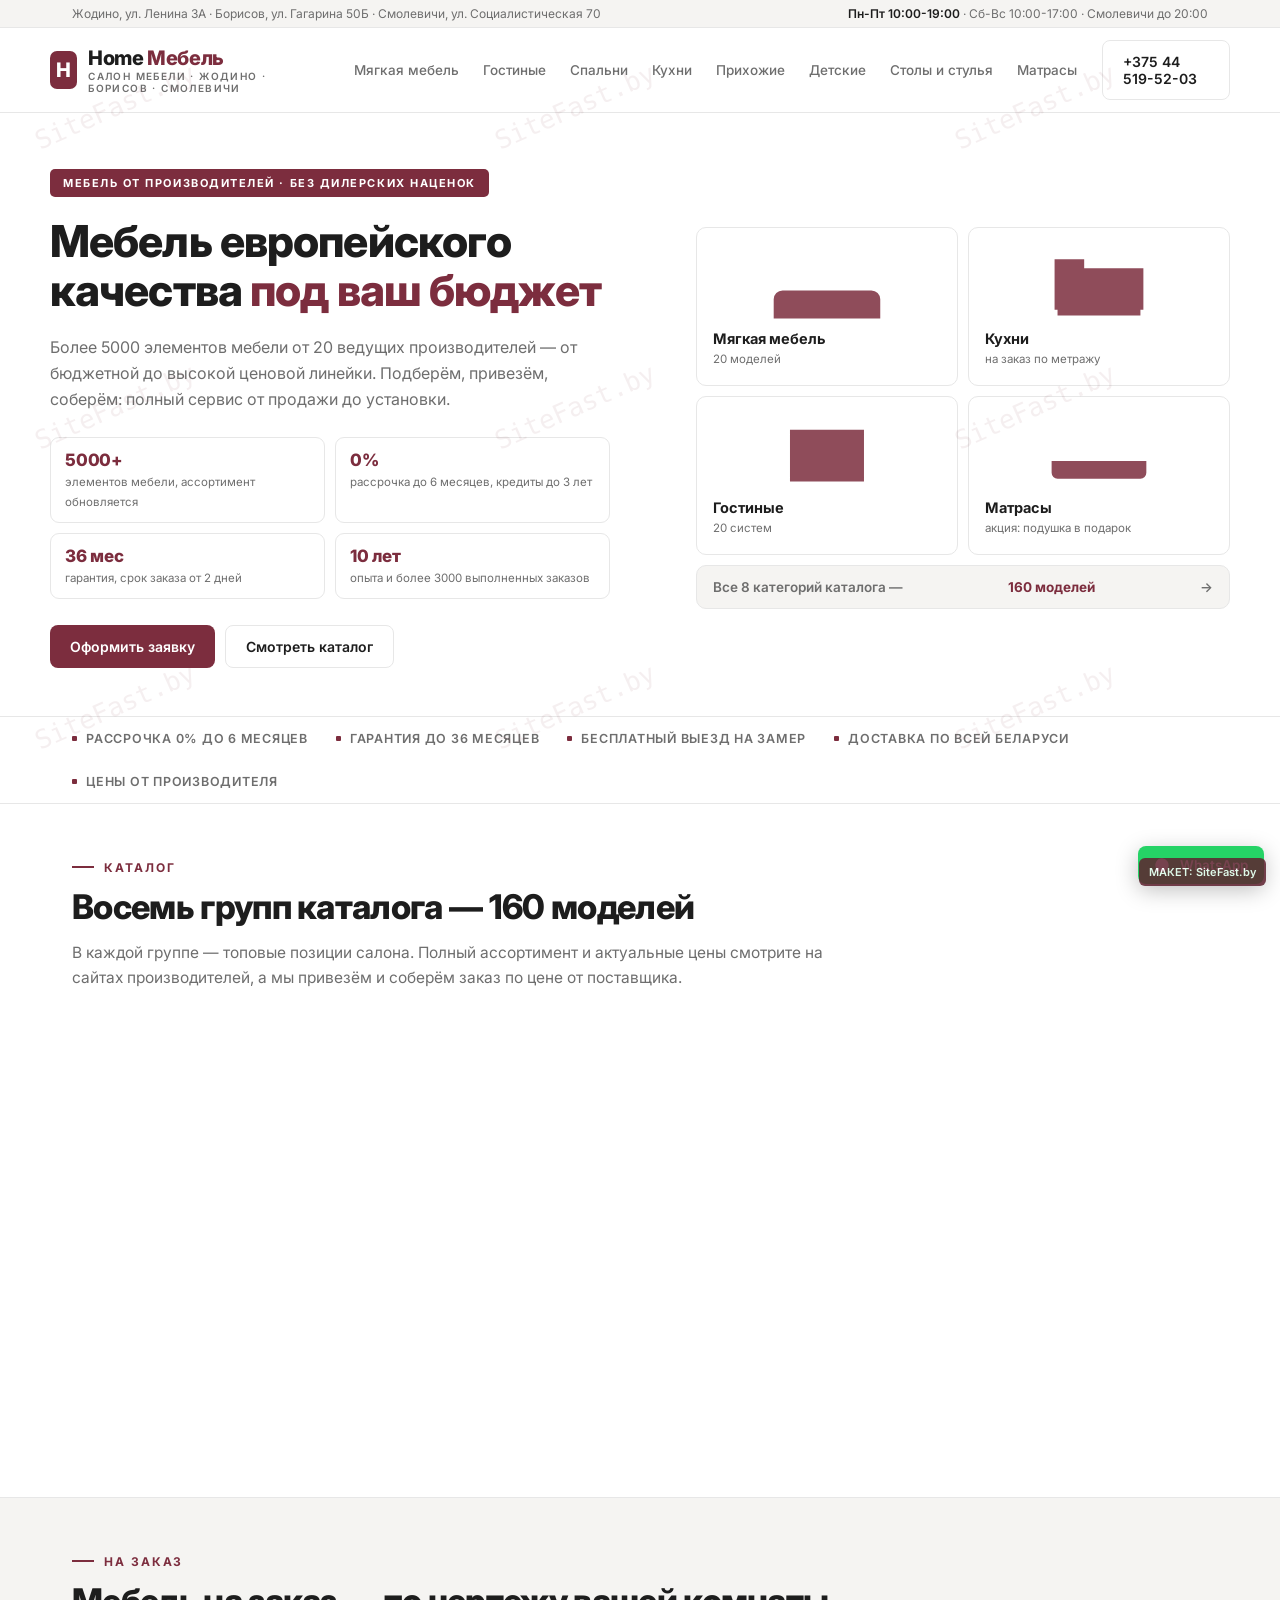
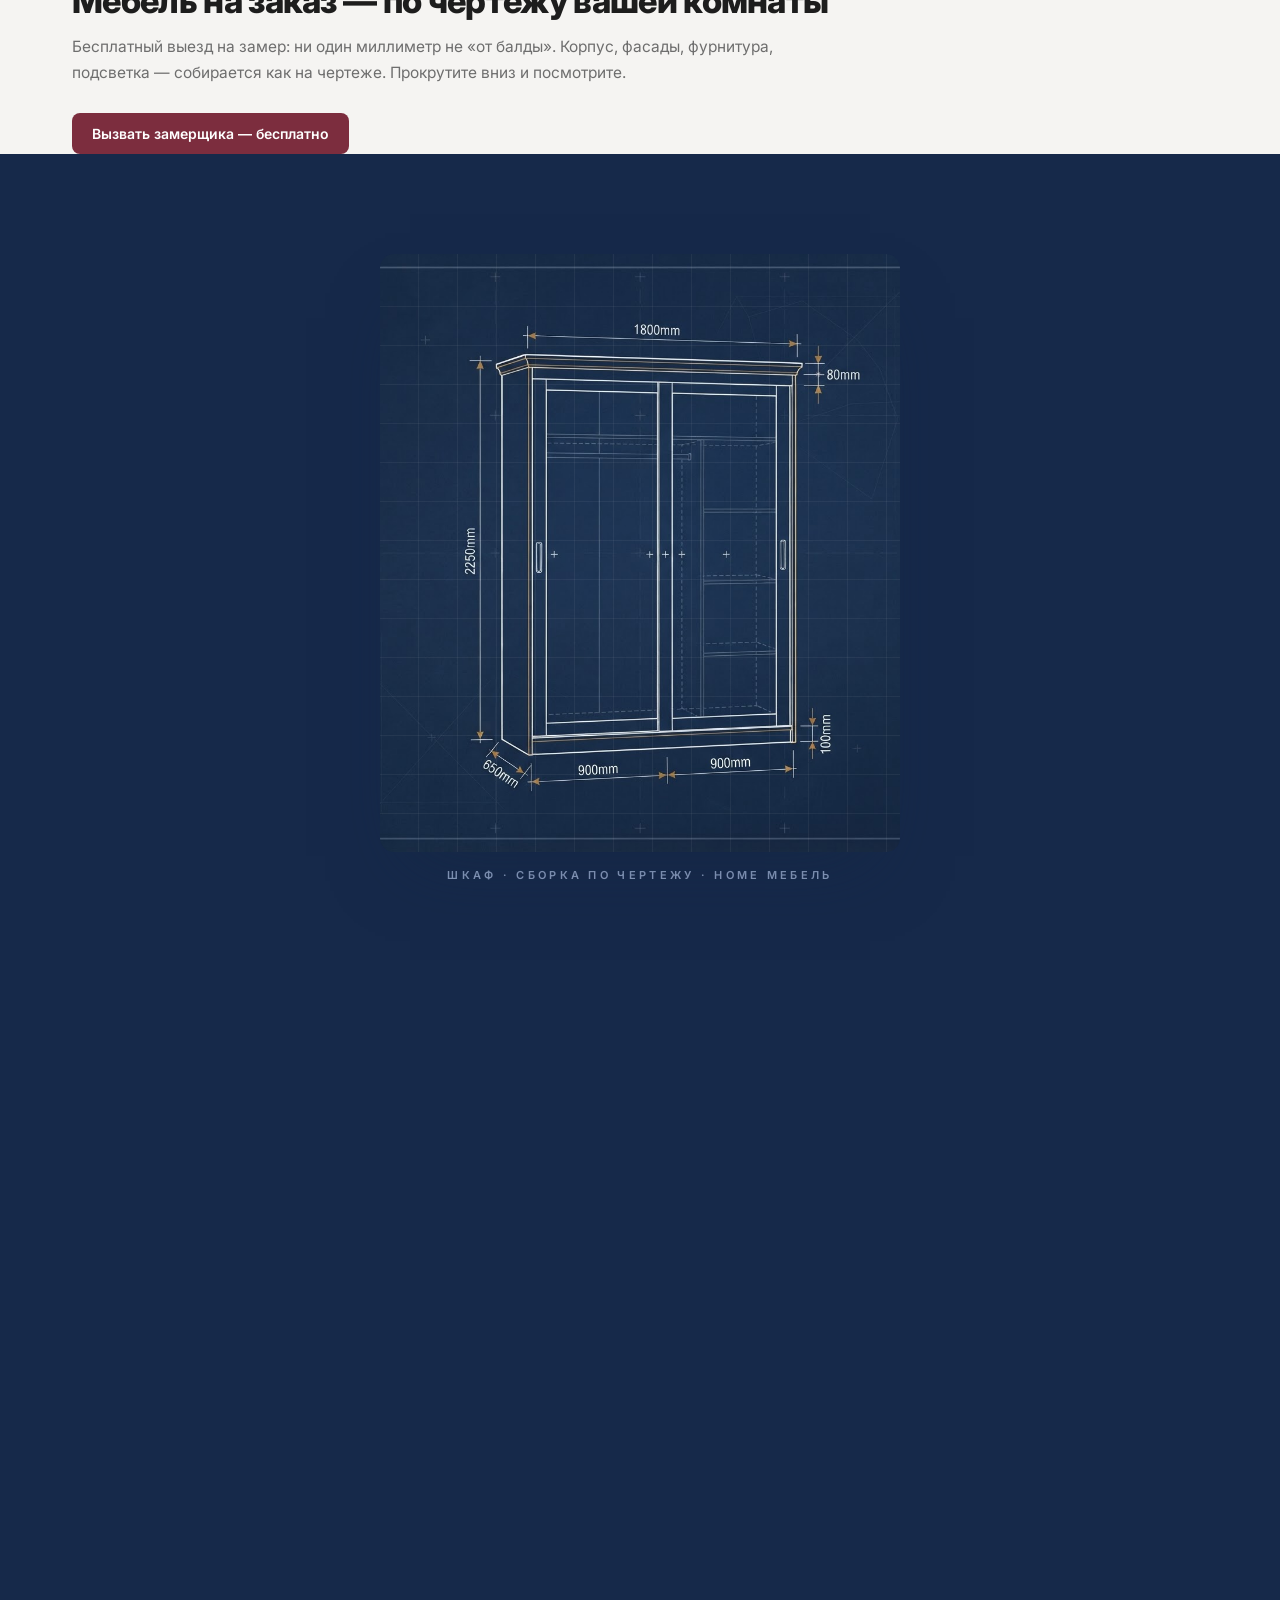
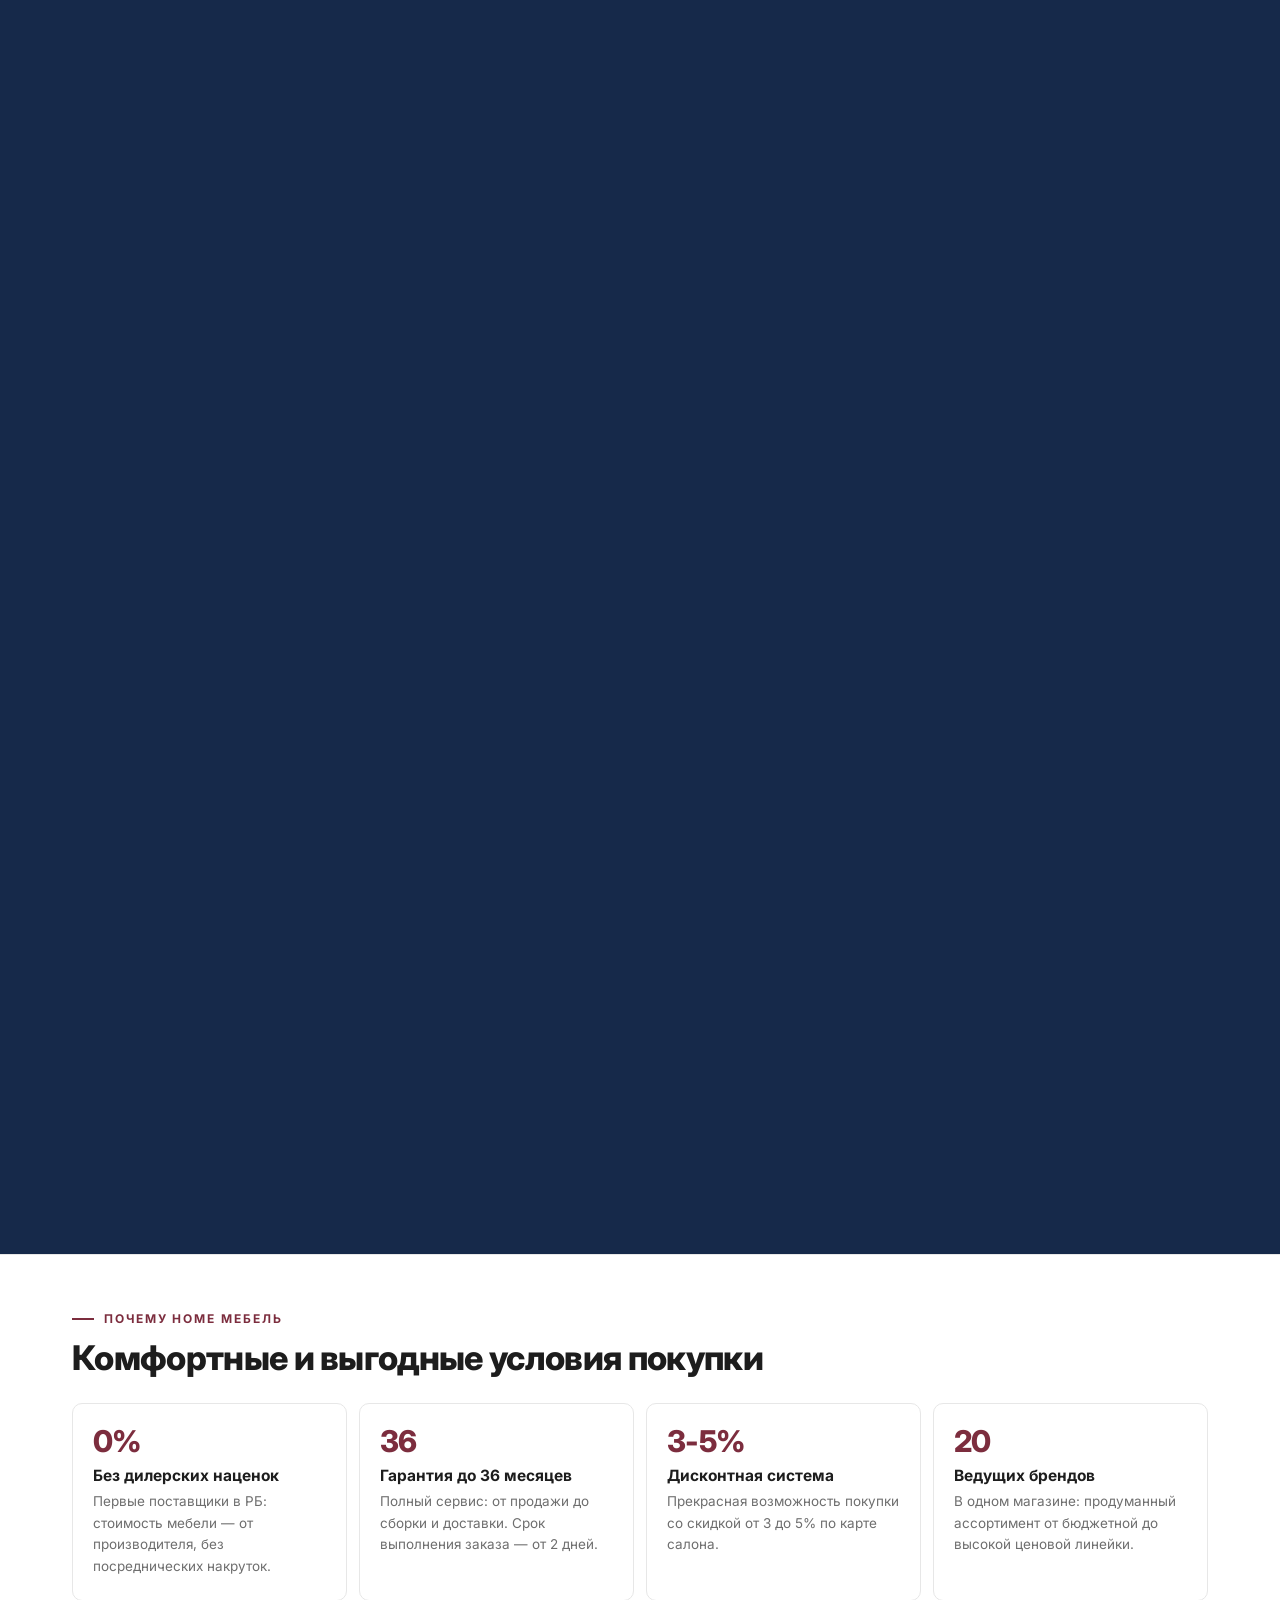
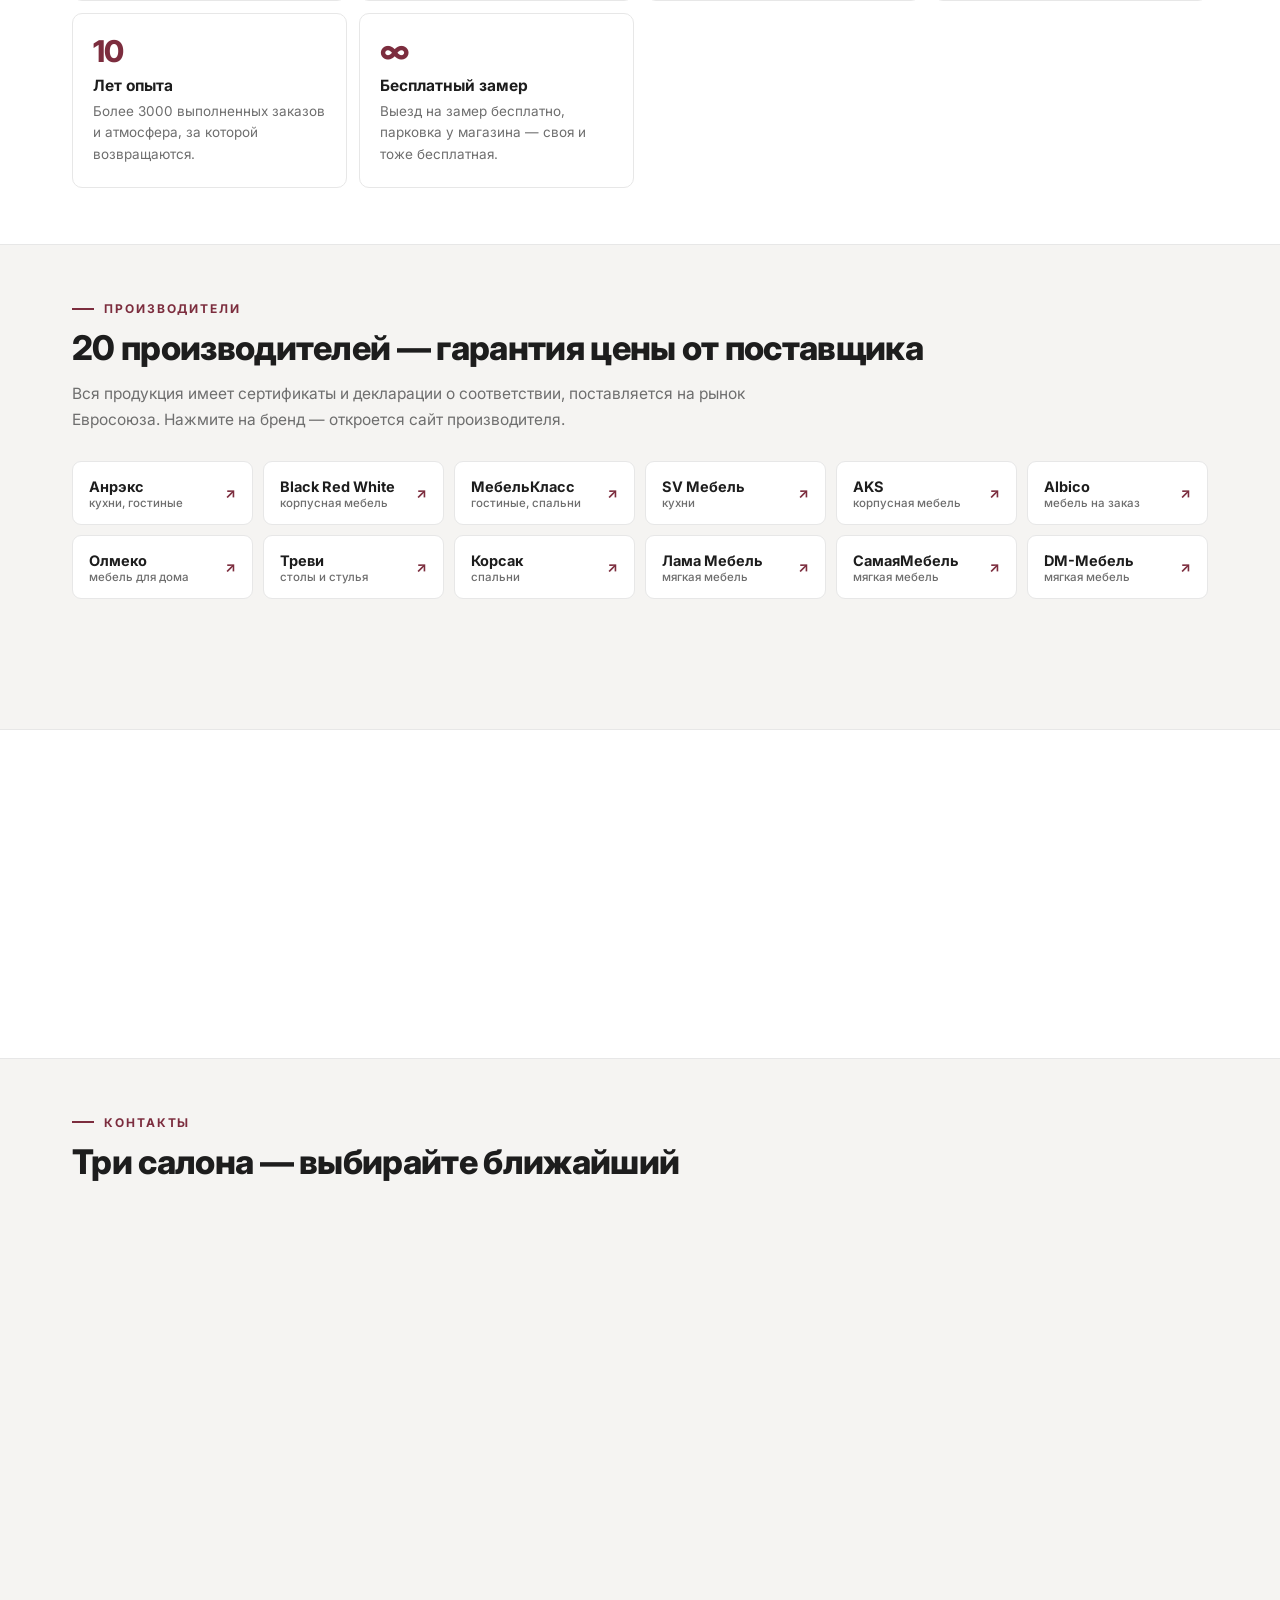
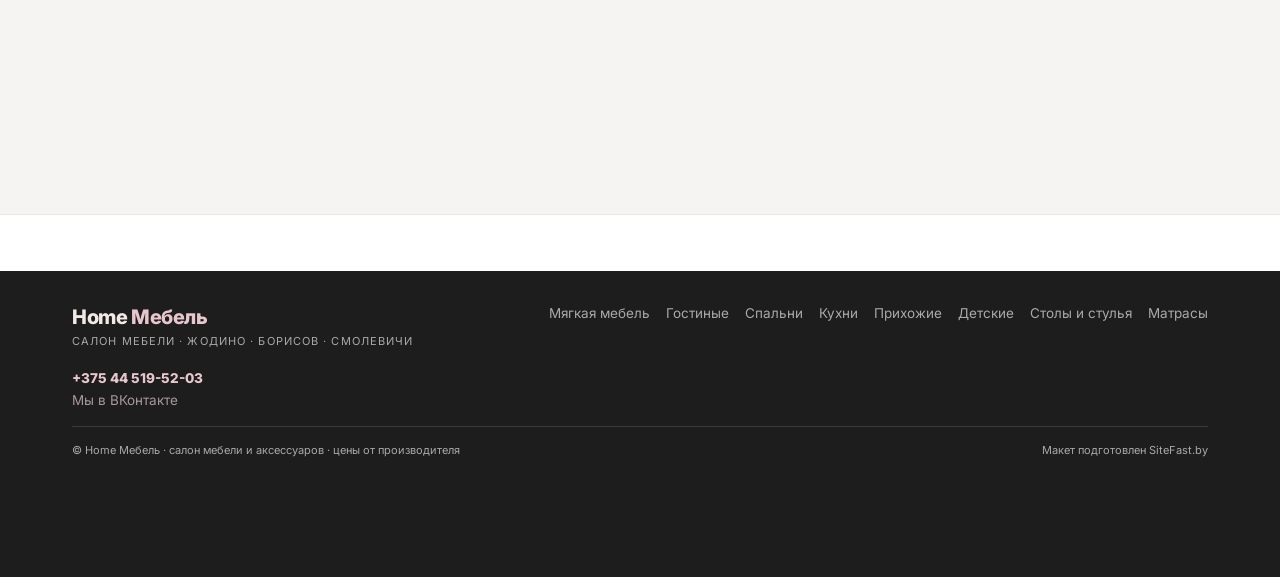
<file: index.html>
<!DOCTYPE html>
<html lang="ru">
<head>
<meta charset="UTF-8">
<meta name="viewport" content="width=device-width, initial-scale=1.0">
<title>Home Мебель — мебель от производителей в Жодино, Борисове и Смолевичах</title>
<meta name="description" content="Салон мебели Home Мебель: более 5000 элементов мебели от 20 производителей без дилерских наценок. Рассрочка 0% до 6 месяцев, кредиты до 3 лет, гарантия до 36 месяцев. Жодино, Борисов, Смолевичи.">
<link rel="preconnect" href="https://fonts.googleapis.com">
<link rel="preconnect" href="https://fonts.gstatic.com" crossorigin>
<link href="https://fonts.googleapis.com/css2?family=Inter:wght@400;500;600;700;800&display=swap" rel="stylesheet">
<link rel="stylesheet" href="assets/style.css">
</head>
<body>
<div class="wm"></div>
<div class="wbadge">МАКЕТ: SiteFast.by</div>
<header>
  <div class="topline"><div class="wrap"><span>Жодино, ул. Ленина 3А · Борисов, ул. Гагарина 50Б · Смолевичи, ул. Социалистическая 70</span><span class="tl2"><b>Пн-Пт 10:00-19:00</b> · Сб-Вс 10:00-17:00 · Смолевичи до 20:00</span></div></div>
  <div class="wrap hrow">
    <a href="index.html" class="logo">
      <div class="lmark">H</div>
      <div><div class="lname">Home <span>Мебель</span></div><div class="lsub">САЛОН МЕБЕЛИ · ЖОДИНО · БОРИСОВ · СМОЛЕВИЧИ</div></div>
    </a>
    <nav class="main" id="nav"><a href="myagkaya-mebel.html">Мягкая мебель</a><a href="gostinye.html">Гостиные</a><a href="spalni.html">Спальни</a><a href="kukhni.html">Кухни</a><a href="prihozhie.html">Прихожие</a><a href="detskie.html">Детские</a><a href="stoly-stulya.html">Столы и стулья</a><a href="matrasy.html">Матрасы</a></nav>
    <div class="hcall">
      <a href="tel:+375445195203" class="btn btn-line">+375 44 519-52-03</a>
      <button class="burger" id="burger" aria-label="Меню"><span></span><span></span><span></span></button>
    </div>
  </div>
</header>

<main>
<section class="hero">
  <div class="wrap hrow2">
    <div>
      <span class="tag">Мебель от производителей · без дилерских наценок</span>
      <h1>Мебель европейского качества <em>под ваш бюджет</em></h1>
      <p class="hsub">Более 5000 элементов мебели от 20 ведущих производителей — от бюджетной до высокой ценовой линейки. Подберём, привезём, соберём: полный сервис от продажи до установки.</p>
      <div class="hfacts">
        <div class="hf"><b>5000+</b><span>элементов мебели, ассортимент обновляется</span></div>
        <div class="hf"><b>0%</b><span>рассрочка до 6 месяцев, кредиты до 3 лет</span></div>
        <div class="hf"><b>36 мес</b><span>гарантия, срок заказа от 2 дней</span></div>
        <div class="hf"><b>10 лет</b><span>опыта и более 3000 выполненных заказов</span></div>
      </div>
      <div class="hbtns">
        <button class="btn btn-acc" data-q="Мягкая мебель">Оформить заявку</button>
        <a href="#catalog" class="btn btn-line">Смотреть каталог</a>
      </div>
    </div>
    <div class="htiles"><a class="ht" href="myagkaya-mebel.html"><svg viewBox="0 0 160 100" fill="none"><path d="M20 60 h120 a12 12 0 0 1 12 12 v10 H8 V72 a12 12 0 0 1 12-12z M8 82 h144 v16 H8z" fill="#7C2D3E" opacity=".85"/></svg><b>Мягкая мебель</b><span>20 моделей</span></a><a class="ht" href="kukhni.html"><svg viewBox="0 0 160 100" fill="none"><path d="M20 30 h120 v56 H20z M50 30 v56 M80 30 v56 M110 30 v56 M24 86 h112 v8 H24z M20 18 h40 v12 h-40z" fill="#7C2D3E" opacity=".85"/></svg><b>Кухни</b><span>на заказ по метражу</span></a><a class="ht" href="gostinye.html"><svg viewBox="0 0 160 100" fill="none"><path d="M30 20 h100 v70 H30z M80 20 v70 M34 26 h40 v58 h-40z M86 26 h40 v58 h-40z" fill="#7C2D3E" opacity=".85"/></svg><b>Гостиные</b><span>20 систем</span></a><a class="ht" href="matrasy.html"><svg viewBox="0 0 160 100" fill="none"><path d="M16 62 h128 v16 a8 8 0 0 1 -8 8 H24 a8 8 0 0 1 -8 -8z M16 66 h128 M20 78 h120 v6 H20z" fill="#7C2D3E" opacity=".85"/></svg><b>Матрасы</b><span>акция: подушка в подарок</span></a><a class="hall" href="#catalog">Все 8 категорий каталога — <b>160 моделей</b><span>→</span></a></div>
  </div>
</section>
<div class="strip"><div class="wrap">
  <span><i></i>Рассрочка 0% до 6 месяцев</span>
  <span><i></i>Гарантия до 36 месяцев</span>
  <span><i></i>Бесплатный выезд на замер</span>
  <span><i></i>Доставка по всей Беларуси</span>
  <span><i></i>Цены от производителя</span>
</div></div>

<section class="blk" id="catalog">
  <div class="wrap">
    <div class="kick">каталог</div>
    <h2>Восемь групп каталога — 160 моделей</h2>
    <p class="lead">В каждой группе — топовые позиции салона. Полный ассортимент и актуальные цены смотрите на сайтах производителей, а мы привезём и соберём заказ по цене от поставщика.</p>
    <div class="catgrid"><a class="cat fx" href="myagkaya-mebel.html">
      <svg viewBox="0 0 160 100" fill="none"><path d="M20 60 h120 a12 12 0 0 1 12 12 v10 H8 V72 a12 12 0 0 1 12-12z M8 82 h144 v16 H8z" fill="#7C2D3E" opacity=".85"/></svg>
      <b>Мягкая мебель</b><span>диваны и кресла</span>
      <span class="go">→</span>
    </a><a class="cat fx" href="gostinye.html">
      <svg viewBox="0 0 160 100" fill="none"><path d="M30 20 h100 v70 H30z M80 20 v70 M34 26 h40 v58 h-40z M86 26 h40 v58 h-40z" fill="#7C2D3E" opacity=".85"/></svg>
      <b>Гостиные</b><span>стенки и модули</span>
      <span class="go">→</span>
    </a><a class="cat fx" href="spalni.html">
      <svg viewBox="0 0 160 100" fill="none"><path d="M20 55 h120 v16 H20z M14 35 h8 v36 h-8z M138 35 h8 v36 h-8z M20 47 h50 v8 h-50z M84 47 h50 v8 h-50z" fill="#7C2D3E" opacity=".85"/></svg>
      <b>Спальни</b><span>кровати и комоды</span>
      <span class="go">→</span>
    </a><a class="cat fx" href="kukhni.html">
      <svg viewBox="0 0 160 100" fill="none"><path d="M20 30 h120 v56 H20z M50 30 v56 M80 30 v56 M110 30 v56 M24 86 h112 v8 H24z M20 18 h40 v12 h-40z" fill="#7C2D3E" opacity=".85"/></svg>
      <b>Кухни</b><span>на заказ по метражу</span>
      <span class="go">→</span>
    </a><a class="cat fx" href="prihozhie.html">
      <svg viewBox="0 0 160 100" fill="none"><path d="M20 24 h50 v52 H20z M24 30 h18 v40 h-18z M50 30 h16 v40 h-16z M78 24 h62 v52 H78z M82 30 h24 v40 h-24z M116 30 h20 v40 h-20z" fill="#7C2D3E" opacity=".85"/></svg>
      <b>Прихожие</b><span>в том числе на заказ</span>
      <span class="go">→</span>
    </a><a class="cat fx" href="detskie.html">
      <svg viewBox="0 0 160 100" fill="none"><path d="M20 28 h60 v44 H20z M24 34 h24 v32 h-24z M56 34 h20 v32 h-20z M88 50 h48 v22 H88z M92 54 h36 v8 h-36z" fill="#7C2D3E" opacity=".85"/></svg>
      <b>Детские</b><span>растущие комплекты</span>
      <span class="go">→</span>
    </a><a class="cat fx" href="stoly-stulya.html">
      <svg viewBox="0 0 160 100" fill="none"><path d="M16 56 h128 v8 H16z M24 64 h8 v28 h-8z M128 64 h8 v28 h-8z M64 64 h8 v28 h-8z M40 72 h64 v5 h-64z M40 80 h64 v5 h-64z" fill="#7C2D3E" opacity=".85"/></svg>
      <b>Столы и стулья</b><span>обеденные группы</span>
      <span class="go">→</span>
    </a><a class="cat fx" href="matrasy.html">
      <svg viewBox="0 0 160 100" fill="none"><path d="M16 62 h128 v16 a8 8 0 0 1 -8 8 H24 a8 8 0 0 1 -8 -8z M16 66 h128 M20 78 h120 v6 H20z" fill="#7C2D3E" opacity=".85"/></svg>
      <b>Матрасы</b><span>ЭОС, Signal, Halmar</span>
      <span class="go">→</span>
    </a></div>
  </div>
</section>

<section class="blk alt" style="padding:0">
  <div style="padding-top:56px"><div class="wrap">
    <div class="kick">на заказ</div>
    <h2>Мебель на заказ — по чертежу вашей комнаты</h2>
    <p class="lead">Бесплатный выезд на замер: ни один миллиметр не «от балды». Корпус, фасады, фурнитура, подсветка — собирается как на чертеже. Прокрутите вниз и посмотрите.</p>
    <button class="btn btn-acc" data-q="Кухни">Вызвать замерщика — бесплатно</button>
  </div></div>
  <div class="bp" id="bp" style="height:300vh">
    <div class="bp-stick">
      <div>
        <div class="bp-panel">
          <div class="bp-l" data-m="0" style="background-image:url(img/bp0.png)"></div>
          <div class="bp-l" data-m="1" style="background-image:url(img/bp1.png)"></div>
          <div class="bp-l" data-m="2" style="background-image:url(img/bp2.png)"></div>
          <div class="bp-l" data-m="3" style="background-image:url(img/bp4.png)"></div>
          <div class="bp-l" data-m="4" style="background-image:url(img/bp5.png)"></div>
          <div class="bp-l" data-m="5" style="background-image:url(img/bp6.png)"></div>
          <div class="bp-chalk" id="bp-chalk"></div>
        </div>
        <div class="bp-cap">ШКАФ · СБОРКА ПО ЧЕРТЕЖУ · HOME МЕБЕЛЬ</div>
      </div>
    </div>
  </div>
</section>

<section class="blk">
  <div class="wrap">
    <div class="kick">почему Home Мебель</div>
    <h2>Комфортные и выгодные условия покупки</h2>
    <div class="advgrid" style="margin-top:26px">
      <div class="adv fx"><div class="n">0%</div><b>Без дилерских наценок</b><p>Первые поставщики в РБ: стоимость мебели — от производителя, без посреднических накруток.</p></div>
      <div class="adv fx"><div class="n">36</div><b>Гарантия до 36 месяцев</b><p>Полный сервис: от продажи до сборки и доставки. Срок выполнения заказа — от 2 дней.</p></div>
      <div class="adv fx"><div class="n">3-5%</div><b>Дисконтная система</b><p>Прекрасная возможность покупки со скидкой от 3 до 5% по карте салона.</p></div>
      <div class="adv fx"><div class="n">20</div><b>Ведущих брендов</b><p>В одном магазине: продуманный ассортимент от бюджетной до высокой ценовой линейки.</p></div>
      <div class="adv fx"><div class="n">10</div><b>Лет опыта</b><p>Более 3000 выполненных заказов и атмосфера, за которой возвращаются.</p></div>
      <div class="adv fx"><div class="n">∞</div><b>Бесплатный замер</b><p>Выезд на замер бесплатно, парковка у магазина — своя и тоже бесплатная.</p></div>
    </div>
  </div>
</section>

<section class="blk alt">
  <div class="wrap">
    <div class="kick">производители</div>
    <h2>20 производителей — гарантия цены от поставщика</h2>
    <p class="lead">Вся продукция имеет сертификаты и декларации о соответствии, поставляется на рынок Евросоюза. Нажмите на бренд — откроется сайт производителя.</p>
    <div class="brands"><a class="brand fx" href="https://anrex.by/" target="_blank" rel="noopener"><div><b>Анрэкс</b><small>кухни, гостиные</small></div><span class="ar">↗</span></a><a class="brand fx" href="https://blackredwhite.by/" target="_blank" rel="noopener"><div><b>Black Red White</b><small>корпусная мебель</small></div><span class="ar">↗</span></a><a class="brand fx" href="http://mebelklass.com" target="_blank" rel="noopener"><div><b>МебельКласс</b><small>гостиные, спальни</small></div><span class="ar">↗</span></a><a class="brand fx" href="https://sv-mebel.ru/" target="_blank" rel="noopener"><div><b>SV Мебель</b><small>кухни</small></div><span class="ar">↗</span></a><a class="brand fx" href="https://aks.by/" target="_blank" rel="noopener"><div><b>AKS</b><small>корпусная мебель</small></div><span class="ar">↗</span></a><a class="brand fx" href="http://albico.by/" target="_blank" rel="noopener"><div><b>Albico</b><small>мебель на заказ</small></div><span class="ar">↗</span></a><a class="brand fx" href="https://olmeko.ru/" target="_blank" rel="noopener"><div><b>Олмеко</b><small>мебель для дома</small></div><span class="ar">↗</span></a><a class="brand fx" href="http://trevi.by/" target="_blank" rel="noopener"><div><b>Треви</b><small>столы и стулья</small></div><span class="ar">↗</span></a><a class="brand fx" href="http://korsak.by/" target="_blank" rel="noopener"><div><b>Корсак</b><small>спальни</small></div><span class="ar">↗</span></a><a class="brand fx" href="https://lamamebel.by/" target="_blank" rel="noopener"><div><b>Лама Мебель</b><small>мягкая мебель</small></div><span class="ar">↗</span></a><a class="brand fx" href="https://samayamebel.by/" target="_blank" rel="noopener"><div><b>СамаяМебель</b><small>мягкая мебель</small></div><span class="ar">↗</span></a><a class="brand fx" href="https://dm-mebel.by/" target="_blank" rel="noopener"><div><b>DM-Мебель</b><small>мягкая мебель</small></div><span class="ar">↗</span></a><a class="brand fx" href="http://eos.by" target="_blank" rel="noopener"><div><b>ЭОС</b><small>матрасы</small></div><span class="ar">↗</span></a><a class="brand fx" href="https://halmar.pl/" target="_blank" rel="noopener"><div><b>Halmar</b><small>матрасы, мебель</small></div><span class="ar">↗</span></a><a class="brand fx" href="https://lidmgrupp.by/" target="_blank" rel="noopener"><div><b>Лидмаш групп</b><small>мебель</small></div><span class="ar">↗</span></a><a class="brand fx" href="https://sav-line.by/" target="_blank" rel="noopener"><div><b>Sav-Line</b><small>мебель</small></div><span class="ar">↗</span></a><a class="brand fx" href="https://vasanti.by" target="_blank" rel="noopener"><div><b>Васанти плюс</b><small>столы и стулья</small></div><span class="ar">↗</span></a><a class="brand fx" href="https://nakrovatke.by/" target="_blank" rel="noopener"><div><b>НаКроватке</b><small>кровати и матрасы</small></div><span class="ar">↗</span></a></div>
  </div>
</section>

<section class="blk">
  <div class="wrap">
    <div class="pay fx">
      <div>
        <h2>Разделите стоимость на части</h2>
        <p>Внутренняя рассрочка от магазина — 4-5 платежей без процентов. Рассрочка на 6 месяцев без % с оформлением в салоне (Альфа-Банк), кредиты до 3 лет.</p>
        <div class="row">
          <span class="pill">Халва</span><span class="pill">Магнит</span><span class="pill">Картофан</span><span class="pill">Черепаха</span><span class="pill">Карта покупок</span>
        </div>
      </div>
      <div style="display:flex;flex-direction:column;gap:11px;min-width:225px">
        <a href="#contacts" class="btn btn-acc">Оформить рассрочку</a>
        <a href="tel:+375445195203" class="btn btn-line">+375 44 519-52-03</a>
      </div>
    </div>
  </div>
</section>

<section class="blk alt" id="contacts">
  <div class="wrap">
    <div class="kick">контакты</div>
    <h2>Три салона — выбирайте ближайший</h2>
    <div class="con" style="margin-top:26px">
      <div class="cbox fx">
        <h3>Адреса и телефоны</h3>
        <div class="shops">
          <div class="shop"><b>Жодино</b><span>ул. Ленина 3А, 2 этаж</span><div class="tel"><a href="tel:+375445195203">+375 44 519-52-03</a><a href="tel:+375177547177">+375 17-75 4-71-77</a></div><span style="margin-top:6px">Пн-Пт 10:00-19:00 · Сб-Вс 10:00-17:00</span></div>
          <div class="shop"><b>Борисов</b><span>ул. Гагарина 50Б</span><div class="tel"><a href="tel:+375447778032">+375 44 777-80-32</a><a href="tel:+375177774677">+375 17-77 7-46-77</a></div><span style="margin-top:6px">Пн-Пт 10:00-19:00 · Сб-Вс 10:00-17:00</span></div>
          <div class="shop"><b>Смолевичи</b><span>ул. Социалистическая 70</span><div class="tel"><a href="tel:+375445195204">+375 44 519-52-04</a><a href="tel:+375291378877">+375 29 137-88-77</a></div><span style="margin-top:6px">Пн-Пт 10:00-20:00 · Сб-Вс 10:00-19:00</span></div>
        </div>
        <div class="crow" style="margin-top:14px"><b>E-mail:</b><span>Sm_koronetmebel@mail.ru</span></div>
        <div class="crow"><b>Доставка:</b><span>по всей Республике Беларусь; по Жодино — бесплатно при заказе через сайт</span></div>
      </div>
      <div class="cbox fx">
        <h3>Остались вопросы? Заполните форму</h3>
        <form class="jform" novalidate>
          <div class="frm">
            <div><label for="f-name">Ваше имя</label><input id="f-name" name="name" required placeholder="Как к вам обращаться"></div>
            <div><label for="f-tel">Телефон</label><input id="f-tel" name="tel" required placeholder="+375 __ ___-__-__"></div>
            <div><label for="f-type">Что хотите заказать</label>
              <select id="f-type" name="type">
                <option value="Мягкая мебель">Мягкая мебель</option><option value="Гостиные">Гостиные</option><option value="Спальни">Спальни</option>
                <option value="Кухни">Кухни</option><option value="Прихожие">Прихожие</option><option value="Детские">Детские</option>
                <option value="Столы и стулья">Столы и стулья</option><option value="Матрасы">Матрасы</option><option>Мебель на заказ</option>
              </select>
            </div>
            <div><label for="f-way">Удобный способ связи</label>
              <select id="f-way" name="way"><option>Телефон</option><option>WhatsApp</option><option>Telegram</option><option>Viber</option></select>
            </div>
            <div><label for="f-msg">Комментарий</label><textarea id="f-msg" name="msg" placeholder="Например: угловой диван, бюджет до 1500 руб, Жодино"></textarea></div>
            <button class="btn btn-acc" type="submit" style="width:100%">Перезвоните мне</button>
            <div class="ok-msg" id="fok">Заявка принята! Менеджер свяжется с вами в рабочее время.</div>
          </div>
        </form>
      </div>
    </div>
  </div>
</section>
</main>

<footer>
  <div class="wrap">
    <div class="frow">
      <div>
        <div class="lname" style="color:#F2E9E6;font-family:'Inter',sans-serif;font-weight:800;letter-spacing:-.02em">Home <span style="color:#E7C6CE">Мебель</span></div>
        <div class="mono" style="font-size:11px;margin-top:5px;letter-spacing:.1em">САЛОН МЕБЕЛИ · ЖОДИНО · БОРИСОВ · СМОЛЕВИЧИ</div>
      </div>
      <nav><a href="myagkaya-mebel.html">Мягкая мебель</a><a href="gostinye.html">Гостиные</a><a href="spalni.html">Спальни</a><a href="kukhni.html">Кухни</a><a href="prihozhie.html">Прихожие</a><a href="detskie.html">Детские</a><a href="stoly-stulya.html">Столы и стулья</a><a href="matrasy.html">Матрасы</a></nav>
      <div>
        <a href="tel:+375445195203" style="color:#E7C6CE;font-weight:800">+375 44 519-52-03</a>
        <div style="margin-top:6px"><a href="https://vk.com/vk_homemebel" style="color:#A8969F">Мы в ВКонтакте</a></div>
      </div>
    </div>
    <div class="wmline mono">
      <span>© Home Мебель · салон мебели и аксессуаров · цены от производителя</span>
      <span>Макет подготовлен SiteFast.by</span>
    </div>
  </div>
</footer>

<div class="fab">
  <button class="qbtn" id="qbtn" data-q="Мягкая мебель" style="display:none">Заявка <span class="qn"></span></button>
  <a class="wa" href="https://wa.me/375445195203" target="_blank" rel="noopener"><svg width="16" height="16" viewBox="0 0 24 24" fill="#fff"><path d="M12 2a10 10 0 00-8.6 15.1L2 22l5-1.3A10 10 0 1012 2z"/></svg>WhatsApp</a>
</div>

<!-- модалка заявки -->
<div class="modal" id="qmodal">
  <div class="mbox">
    <button class="mx" aria-label="Закрыть">×</button>
    <h3>Заявка на мебель</h3>
    <div class="mnote">Менеджер перезвонит, уточнит детали и назовёт цену от производителя.</div>
    <div class="qlist" id="qlist"></div>
    <form class="jform" novalidate>
      <div class="frm">
        <div><label for="f-name">Ваше имя</label><input id="f-name" name="name" required placeholder="Как к вам обращаться"></div>
        <div><label for="f-tel">Телефон</label><input id="f-tel" name="tel" required placeholder="+375 __ ___-__-__"></div>
        <div><label for="f-type">Категория</label>
          <select id="f-type" name="type">
            <option value="Мягкая мебель">Мягкая мебель</option><option value="Гостиные">Гостиные</option><option value="Спальни">Спальни</option>
            <option value="Кухни">Кухни</option><option value="Прихожие">Прихожие</option><option value="Детские">Детские</option>
            <option value="Столы и стулья">Столы и стулья</option><option value="Матрасы">Матрасы</option><option>Мебель на заказ</option>
          </select>
        </div>
        <div><label for="f-msg">Комментарий</label><textarea id="f-msg" name="msg" placeholder="Модель, бюджет, город доставки"></textarea></div>
        <button class="btn btn-acc" type="submit" style="width:100%">Отправить заявку</button>
        <div class="ok-msg" id="fok">Заявка принята! Менеджер свяжется с вами в рабочее время.</div>
      </div>
    </form>
  </div>
</div>
<script src="assets/main.js"></script>
</body>
</html>
</file>
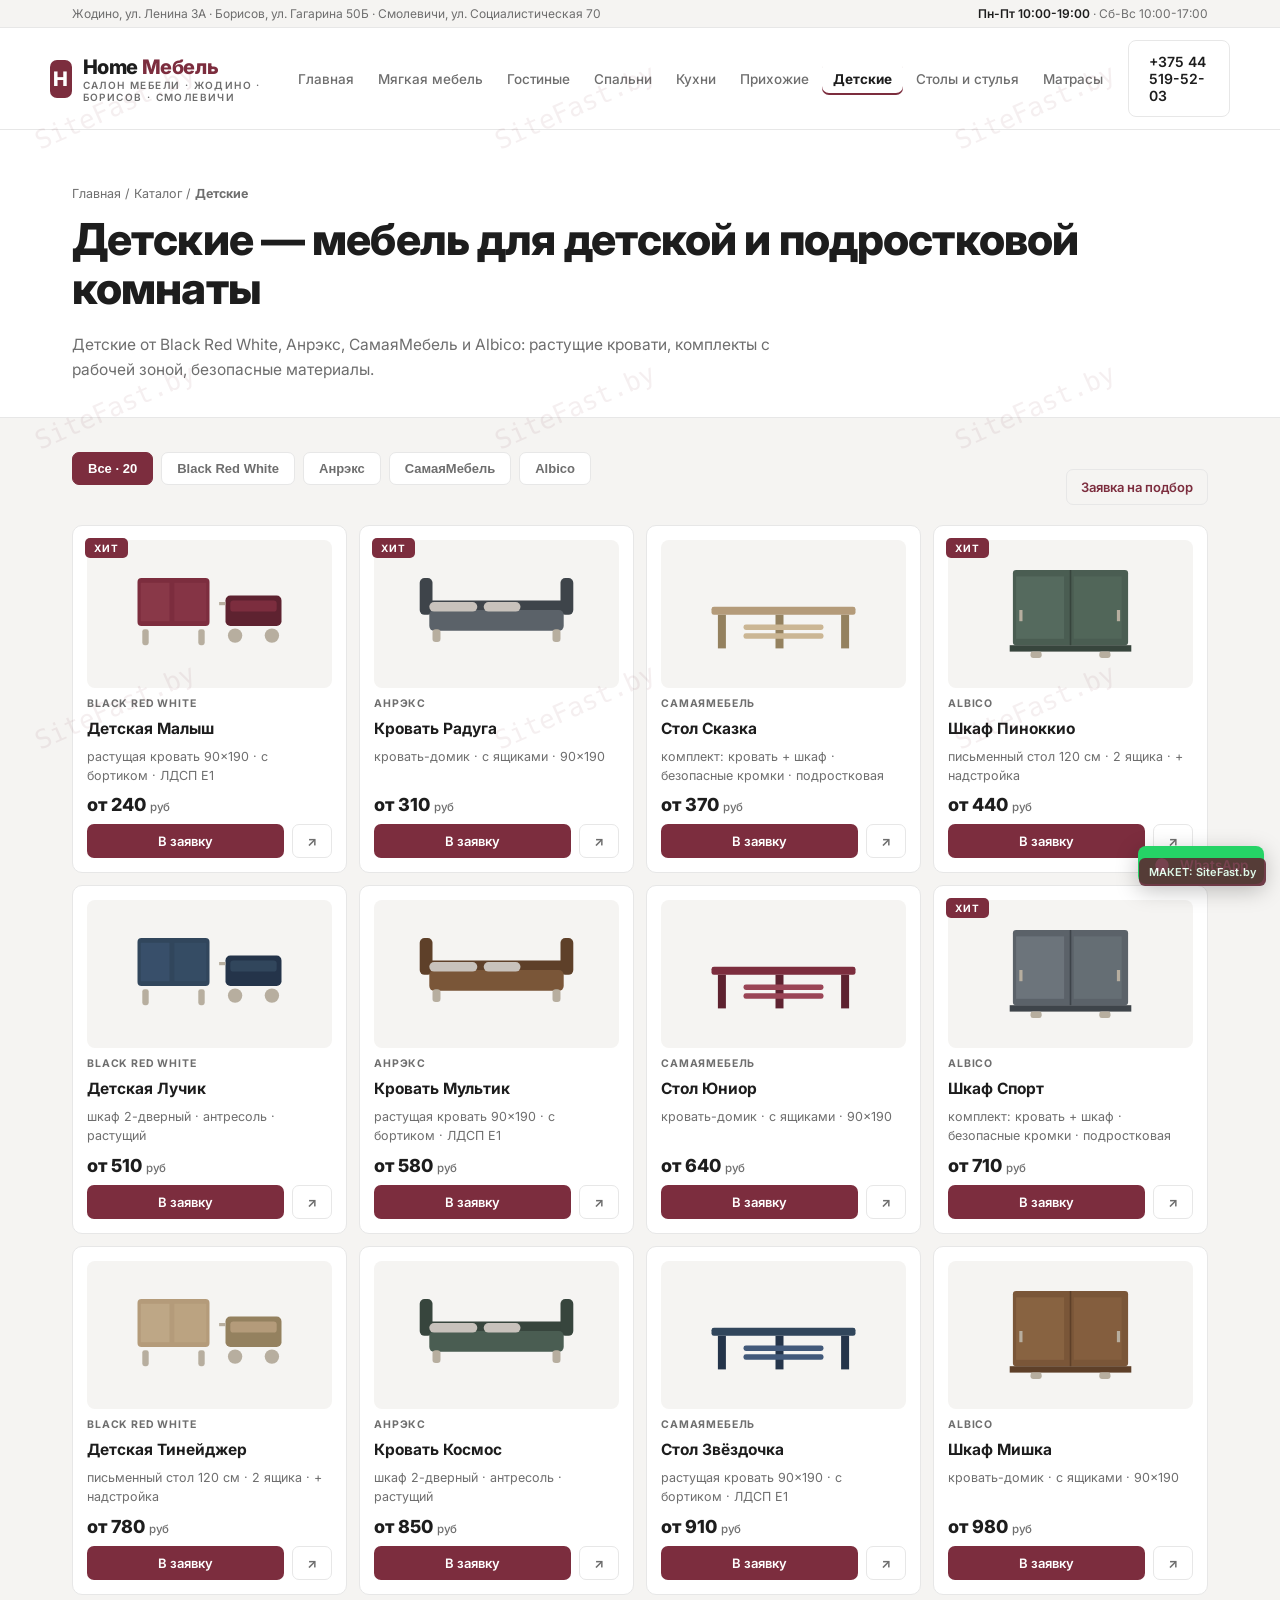
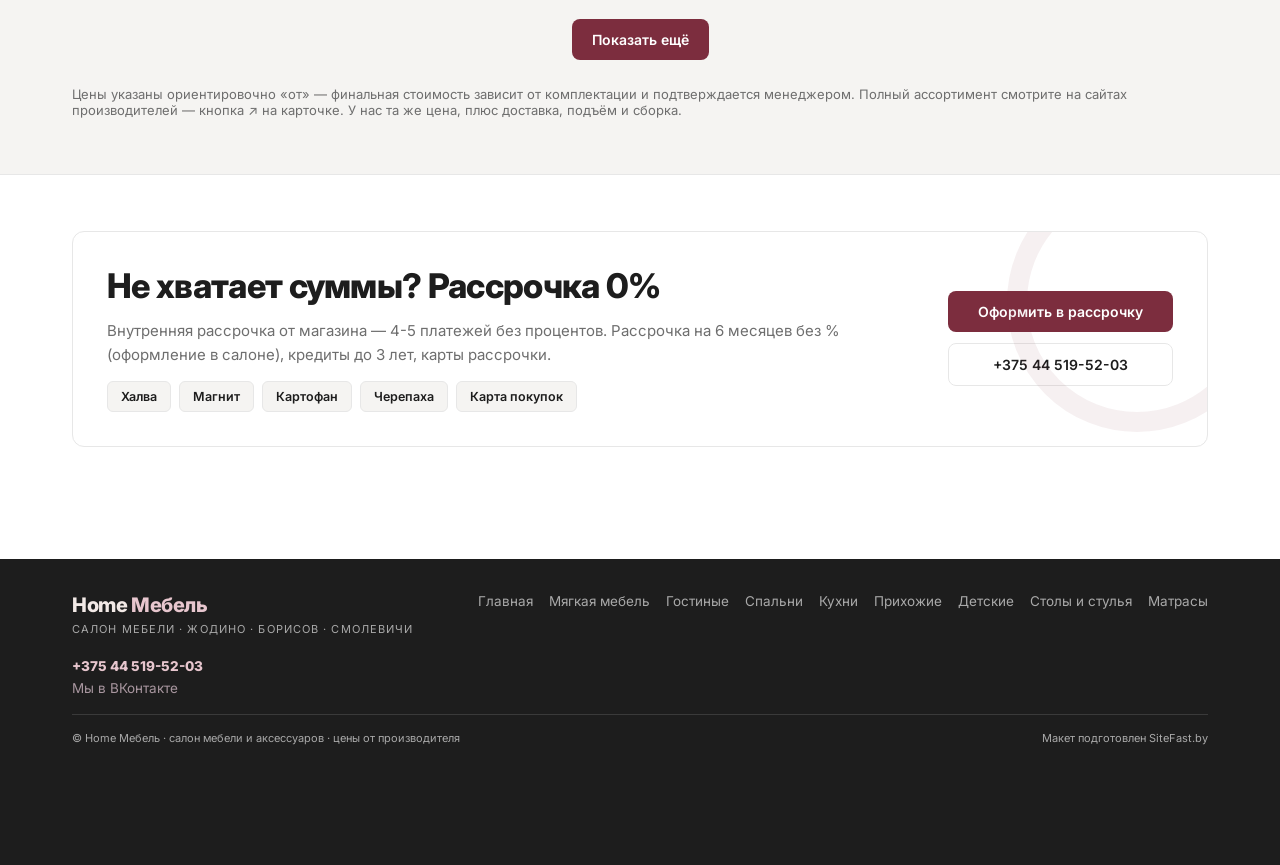
<file: detskie.html>
<!DOCTYPE html>
<html lang="ru">
<head>
<meta charset="UTF-8">
<meta name="viewport" content="width=device-width, initial-scale=1.0">
<title>Детские — мебель для детской и подростковой комнаты | Home Мебель — Жодино, Борисов, Смолевичи</title>
<meta name="description" content="Детские от Black Red White, Анрэкс, СамаяМебель и Albico: растущие кровати, комплекты с рабочей зоной, безопасные материалы.">
<link rel="preconnect" href="https://fonts.googleapis.com">
<link rel="preconnect" href="https://fonts.gstatic.com" crossorigin>
<link href="https://fonts.googleapis.com/css2?family=Inter:wght@400;500;600;700;800&display=swap" rel="stylesheet">
<link rel="stylesheet" href="assets/style.css">
</head>
<body>
<div class="wm"></div>
<div class="wbadge">МАКЕТ: SiteFast.by</div>
<header>
  <div class="topline"><div class="wrap"><span>Жодино, ул. Ленина 3А · Борисов, ул. Гагарина 50Б · Смолевичи, ул. Социалистическая 70</span><span class="tl2"><b>Пн-Пт 10:00-19:00</b> · Сб-Вс 10:00-17:00</span></div></div>
  <div class="wrap hrow">
    <a href="index.html" class="logo">
      <div class="lmark">H</div>
      <div><div class="lname">Home <span>Мебель</span></div><div class="lsub">САЛОН МЕБЕЛИ · ЖОДИНО · БОРИСОВ · СМОЛЕВИЧИ</div></div>
    </a>
    <nav class="main" id="nav"><a href="index.html">Главная</a><a href="myagkaya-mebel.html" class="">Мягкая мебель</a><a href="gostinye.html" class="">Гостиные</a><a href="spalni.html" class="">Спальни</a><a href="kukhni.html" class="">Кухни</a><a href="prihozhie.html" class="">Прихожие</a><a href="detskie.html" class="act">Детские</a><a href="stoly-stulya.html" class="">Столы и стулья</a><a href="matrasy.html" class="">Матрасы</a></nav>
    <div class="hcall">
      <a href="tel:+375445195203" class="btn btn-line">+375 44 519-52-03</a>
      <button class="burger" id="burger" aria-label="Меню"><span></span><span></span><span></span></button>
    </div>
  </div>
</header>
<main>
<section class="blk" style="padding-bottom:34px">
  <div class="wrap">
    <div class="crumbs"><a href="index.html">Главная</a> / Каталог / <b>Детские</b></div>
    <h1>Детские — мебель для детской и подростковой комнаты</h1>
    <p class="lead" style="margin-bottom:0">Детские от Black Red White, Анрэкс, СамаяМебель и Albico: растущие кровати, комплекты с рабочей зоной, безопасные материалы.</p>
  </div>
</section>
<section class="blk alt" style="padding-top:34px">
  <div class="wrap">
    <div class="cats-head">
      <div>
        <div class="filters" id="filters">
          <button class="chip on" data-f="all">Все · <span id="pcnt">20</span></button>
          <button class="chip" data-f="BRW">Black Red White</button>
          <button class="chip" data-f="Анрэкс">Анрэкс</button>
          <button class="chip" data-f="СамаяМебель">СамаяМебель</button>
          <button class="chip" data-f="Albico">Albico</button>

        </div>
      </div>
      <button class="btn btn-acc2 btn-sm" data-q="Детские">Заявка на подбор</button>
    </div>
    <div class="pgrid" id="pgrid" data-shown="12"></div>
    <div class="morewrap"><button class="btn btn-acc" id="morebtn">Показать ещё</button></div>
    <p style="margin-top:26px;font-size:13px;color:var(--mut)">Цены указаны ориентировочно «от» — финальная стоимость зависит от комплектации и подтверждается менеджером. Полный ассортимент смотрите на сайтах производителей — кнопка ↗ на карточке. У нас та же цена, плюс доставка, подъём и сборка.</p>
  </div>
</section>
<section class="blk">
  <div class="wrap">
    <div class="pay fx">
      <div>
        <h2>Не хватает суммы? Рассрочка 0%</h2>
        <p>Внутренняя рассрочка от магазина — 4-5 платежей без процентов. Рассрочка на 6 месяцев без % (оформление в салоне), кредиты до 3 лет, карты рассрочки.</p>
        <div class="row"><span class="pill">Халва</span><span class="pill">Магнит</span><span class="pill">Картофан</span><span class="pill">Черепаха</span><span class="pill">Карта покупок</span></div>
      </div>
      <div style="display:flex;flex-direction:column;gap:11px;min-width:225px">
        <button class="btn btn-acc" data-q="Детские">Оформить в рассрочку</button>
        <a href="tel:+375445195203" class="btn btn-line">+375 44 519-52-03</a>
      </div>
    </div>
  </div>
</section>
</main>
<footer>
  <div class="wrap">
    <div class="frow">
      <div>
        <div class="lname" style="color:#F2E9E6;font-family:'Inter',sans-serif;font-weight:800;letter-spacing:-.02em">Home <span style="color:#E7C6CE">Мебель</span></div>
        <div class="mono" style="font-size:11px;margin-top:5px;letter-spacing:.1em">САЛОН МЕБЕЛИ · ЖОДИНО · БОРИСОВ · СМОЛЕВИЧИ</div>
      </div>
      <nav style="display:flex;gap:16px;flex-wrap:wrap"><a href="index.html">Главная</a><a href="myagkaya-mebel.html" class="">Мягкая мебель</a><a href="gostinye.html" class="">Гостиные</a><a href="spalni.html" class="">Спальни</a><a href="kukhni.html" class="">Кухни</a><a href="prihozhie.html" class="">Прихожие</a><a href="detskie.html" class="act">Детские</a><a href="stoly-stulya.html" class="">Столы и стулья</a><a href="matrasy.html" class="">Матрасы</a></nav>
      <div>
        <a href="tel:+375445195203" style="color:#E7C6CE;font-weight:800">+375 44 519-52-03</a>
        <div style="margin-top:6px"><a href="https://vk.com/vk_homemebel" style="color:#A8969F">Мы в ВКонтакте</a></div>
      </div>
    </div>
    <div class="wmline mono">
      <span>© Home Мебель · салон мебели и аксессуаров · цены от производителя</span>
      <span>Макет подготовлен SiteFast.by</span>
    </div>
  </div>
</footer>
<div class="fab">
  <button class="qbtn" id="qbtn" data-q="Детские" style="display:none">Заявка <span class="qn"></span></button>
  <a class="wa" href="https://wa.me/375445195203" target="_blank" rel="noopener"><svg width="16" height="16" viewBox="0 0 24 24" fill="#fff"><path d="M12 2a10 10 0 00-8.6 15.1L2 22l5-1.3A10 10 0 1012 2z"/></svg>WhatsApp</a>
</div>
<div class="modal" id="qmodal">
  <div class="mbox">
    <button class="mx" aria-label="Закрыть">×</button>
    <h3>Заявка: Детские</h3>
    <div class="mnote">Менеджер перезвонит, уточнит детали и назовёт цену от производителя.</div>
    <div class="qlist" id="qlist"></div>
    <form class="jform" novalidate>
      <div class="frm">
        <div><label>Ваше имя</label><input name="name" required placeholder="Как к вам обращаться"></div>
        <div><label>Телефон</label><input name="tel" required placeholder="+375 __ ___-__-__"></div>
        <div><label>Категория</label>
          <select name="type">
            <option value="Мягкая мебель">Мягкая мебель</option><option value="Гостиные">Гостиные</option><option value="Спальни">Спальни</option>
            <option value="Кухни">Кухни</option><option value="Прихожие">Прихожие</option><option value="Детские">Детские</option>
            <option value="Столы и стулья">Столы и стулья</option><option value="Матрасы">Матрасы</option><option>Мебель на заказ</option>
          </select>
        </div>
        <div><label>Комментарий</label><textarea name="msg" placeholder="Модель, бюджет, город доставки"></textarea></div>
        <button class="btn btn-acc" type="submit" style="width:100%">Отправить заявку</button>
        <div class="ok-msg">Заявка принята! Менеджер свяжется с вами в рабочее время.</div>
      </div>
    </form>
  </div>
</div>
<script src="assets/data-detskie.js"></script>
<script src="assets/main.js"></script>
<script>renderCatalog();</script>
</body>
</html>
</file>
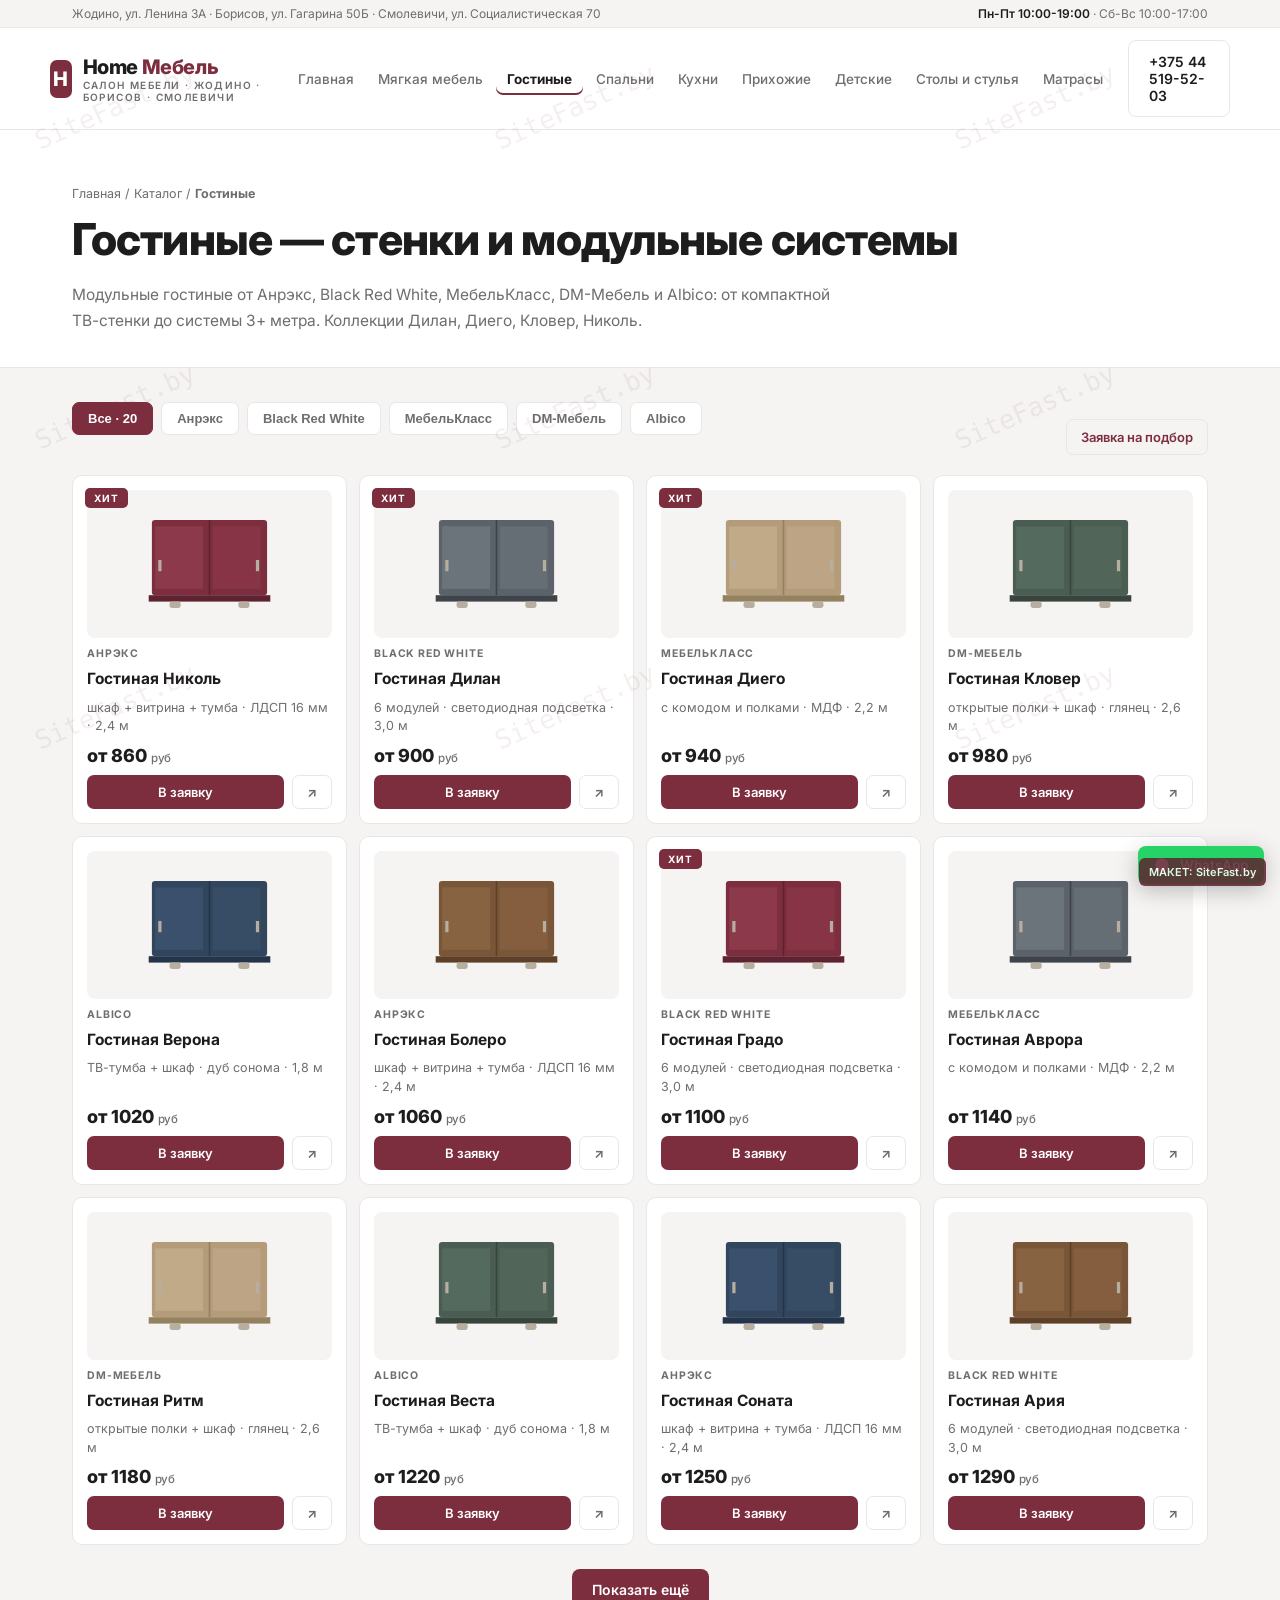
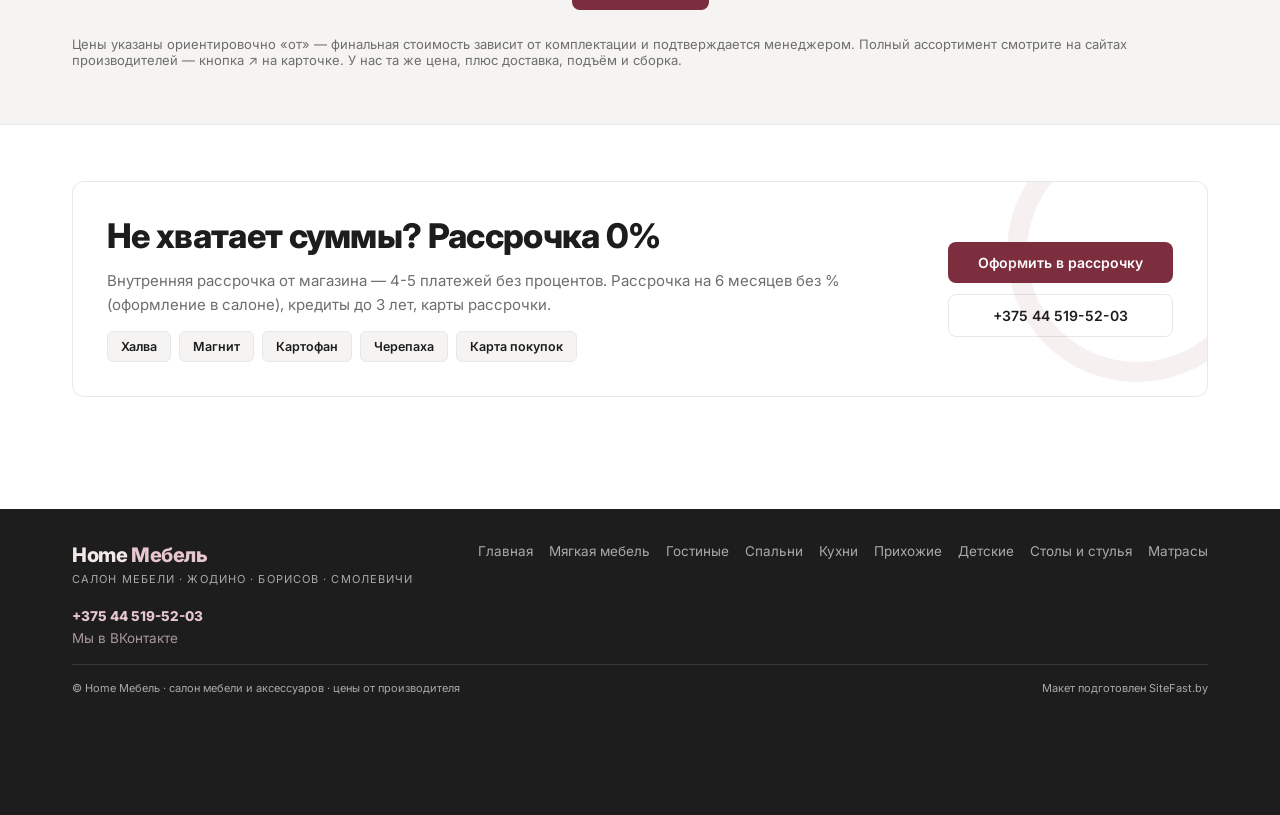
<file: gostinye.html>
<!DOCTYPE html>
<html lang="ru">
<head>
<meta charset="UTF-8">
<meta name="viewport" content="width=device-width, initial-scale=1.0">
<title>Гостиные — стенки и модульные системы | Home Мебель — Жодино, Борисов, Смолевичи</title>
<meta name="description" content="Модульные гостиные от Анрэкс, Black Red White, МебельКласс, DM-Мебель и Albico: от компактной ТВ-стенки до системы 3+ метра. Коллекции Дилан, Диего, Кловер, Николь.">
<link rel="preconnect" href="https://fonts.googleapis.com">
<link rel="preconnect" href="https://fonts.gstatic.com" crossorigin>
<link href="https://fonts.googleapis.com/css2?family=Inter:wght@400;500;600;700;800&display=swap" rel="stylesheet">
<link rel="stylesheet" href="assets/style.css">
</head>
<body>
<div class="wm"></div>
<div class="wbadge">МАКЕТ: SiteFast.by</div>
<header>
  <div class="topline"><div class="wrap"><span>Жодино, ул. Ленина 3А · Борисов, ул. Гагарина 50Б · Смолевичи, ул. Социалистическая 70</span><span class="tl2"><b>Пн-Пт 10:00-19:00</b> · Сб-Вс 10:00-17:00</span></div></div>
  <div class="wrap hrow">
    <a href="index.html" class="logo">
      <div class="lmark">H</div>
      <div><div class="lname">Home <span>Мебель</span></div><div class="lsub">САЛОН МЕБЕЛИ · ЖОДИНО · БОРИСОВ · СМОЛЕВИЧИ</div></div>
    </a>
    <nav class="main" id="nav"><a href="index.html">Главная</a><a href="myagkaya-mebel.html" class="">Мягкая мебель</a><a href="gostinye.html" class="act">Гостиные</a><a href="spalni.html" class="">Спальни</a><a href="kukhni.html" class="">Кухни</a><a href="prihozhie.html" class="">Прихожие</a><a href="detskie.html" class="">Детские</a><a href="stoly-stulya.html" class="">Столы и стулья</a><a href="matrasy.html" class="">Матрасы</a></nav>
    <div class="hcall">
      <a href="tel:+375445195203" class="btn btn-line">+375 44 519-52-03</a>
      <button class="burger" id="burger" aria-label="Меню"><span></span><span></span><span></span></button>
    </div>
  </div>
</header>
<main>
<section class="blk" style="padding-bottom:34px">
  <div class="wrap">
    <div class="crumbs"><a href="index.html">Главная</a> / Каталог / <b>Гостиные</b></div>
    <h1>Гостиные — стенки и модульные системы</h1>
    <p class="lead" style="margin-bottom:0">Модульные гостиные от Анрэкс, Black Red White, МебельКласс, DM-Мебель и Albico: от компактной ТВ-стенки до системы 3+ метра. Коллекции Дилан, Диего, Кловер, Николь.</p>
  </div>
</section>
<section class="blk alt" style="padding-top:34px">
  <div class="wrap">
    <div class="cats-head">
      <div>
        <div class="filters" id="filters">
          <button class="chip on" data-f="all">Все · <span id="pcnt">20</span></button>
          <button class="chip" data-f="Анрэкс">Анрэкс</button>
          <button class="chip" data-f="BRW">Black Red White</button>
          <button class="chip" data-f="МебельКласс">МебельКласс</button>
          <button class="chip" data-f="DM-Мебель">DM-Мебель</button>
          <button class="chip" data-f="Albico">Albico</button>

        </div>
      </div>
      <button class="btn btn-acc2 btn-sm" data-q="Гостиные">Заявка на подбор</button>
    </div>
    <div class="pgrid" id="pgrid" data-shown="12"></div>
    <div class="morewrap"><button class="btn btn-acc" id="morebtn">Показать ещё</button></div>
    <p style="margin-top:26px;font-size:13px;color:var(--mut)">Цены указаны ориентировочно «от» — финальная стоимость зависит от комплектации и подтверждается менеджером. Полный ассортимент смотрите на сайтах производителей — кнопка ↗ на карточке. У нас та же цена, плюс доставка, подъём и сборка.</p>
  </div>
</section>
<section class="blk">
  <div class="wrap">
    <div class="pay fx">
      <div>
        <h2>Не хватает суммы? Рассрочка 0%</h2>
        <p>Внутренняя рассрочка от магазина — 4-5 платежей без процентов. Рассрочка на 6 месяцев без % (оформление в салоне), кредиты до 3 лет, карты рассрочки.</p>
        <div class="row"><span class="pill">Халва</span><span class="pill">Магнит</span><span class="pill">Картофан</span><span class="pill">Черепаха</span><span class="pill">Карта покупок</span></div>
      </div>
      <div style="display:flex;flex-direction:column;gap:11px;min-width:225px">
        <button class="btn btn-acc" data-q="Гостиные">Оформить в рассрочку</button>
        <a href="tel:+375445195203" class="btn btn-line">+375 44 519-52-03</a>
      </div>
    </div>
  </div>
</section>
</main>
<footer>
  <div class="wrap">
    <div class="frow">
      <div>
        <div class="lname" style="color:#F2E9E6;font-family:'Inter',sans-serif;font-weight:800;letter-spacing:-.02em">Home <span style="color:#E7C6CE">Мебель</span></div>
        <div class="mono" style="font-size:11px;margin-top:5px;letter-spacing:.1em">САЛОН МЕБЕЛИ · ЖОДИНО · БОРИСОВ · СМОЛЕВИЧИ</div>
      </div>
      <nav style="display:flex;gap:16px;flex-wrap:wrap"><a href="index.html">Главная</a><a href="myagkaya-mebel.html" class="">Мягкая мебель</a><a href="gostinye.html" class="act">Гостиные</a><a href="spalni.html" class="">Спальни</a><a href="kukhni.html" class="">Кухни</a><a href="prihozhie.html" class="">Прихожие</a><a href="detskie.html" class="">Детские</a><a href="stoly-stulya.html" class="">Столы и стулья</a><a href="matrasy.html" class="">Матрасы</a></nav>
      <div>
        <a href="tel:+375445195203" style="color:#E7C6CE;font-weight:800">+375 44 519-52-03</a>
        <div style="margin-top:6px"><a href="https://vk.com/vk_homemebel" style="color:#A8969F">Мы в ВКонтакте</a></div>
      </div>
    </div>
    <div class="wmline mono">
      <span>© Home Мебель · салон мебели и аксессуаров · цены от производителя</span>
      <span>Макет подготовлен SiteFast.by</span>
    </div>
  </div>
</footer>
<div class="fab">
  <button class="qbtn" id="qbtn" data-q="Гостиные" style="display:none">Заявка <span class="qn"></span></button>
  <a class="wa" href="https://wa.me/375445195203" target="_blank" rel="noopener"><svg width="16" height="16" viewBox="0 0 24 24" fill="#fff"><path d="M12 2a10 10 0 00-8.6 15.1L2 22l5-1.3A10 10 0 1012 2z"/></svg>WhatsApp</a>
</div>
<div class="modal" id="qmodal">
  <div class="mbox">
    <button class="mx" aria-label="Закрыть">×</button>
    <h3>Заявка: Гостиные</h3>
    <div class="mnote">Менеджер перезвонит, уточнит детали и назовёт цену от производителя.</div>
    <div class="qlist" id="qlist"></div>
    <form class="jform" novalidate>
      <div class="frm">
        <div><label>Ваше имя</label><input name="name" required placeholder="Как к вам обращаться"></div>
        <div><label>Телефон</label><input name="tel" required placeholder="+375 __ ___-__-__"></div>
        <div><label>Категория</label>
          <select name="type">
            <option value="Мягкая мебель">Мягкая мебель</option><option value="Гостиные">Гостиные</option><option value="Спальни">Спальни</option>
            <option value="Кухни">Кухни</option><option value="Прихожие">Прихожие</option><option value="Детские">Детские</option>
            <option value="Столы и стулья">Столы и стулья</option><option value="Матрасы">Матрасы</option><option>Мебель на заказ</option>
          </select>
        </div>
        <div><label>Комментарий</label><textarea name="msg" placeholder="Модель, бюджет, город доставки"></textarea></div>
        <button class="btn btn-acc" type="submit" style="width:100%">Отправить заявку</button>
        <div class="ok-msg">Заявка принята! Менеджер свяжется с вами в рабочее время.</div>
      </div>
    </form>
  </div>
</div>
<script src="assets/data-gostinye.js"></script>
<script src="assets/main.js"></script>
<script>renderCatalog();</script>
</body>
</html>
</file>
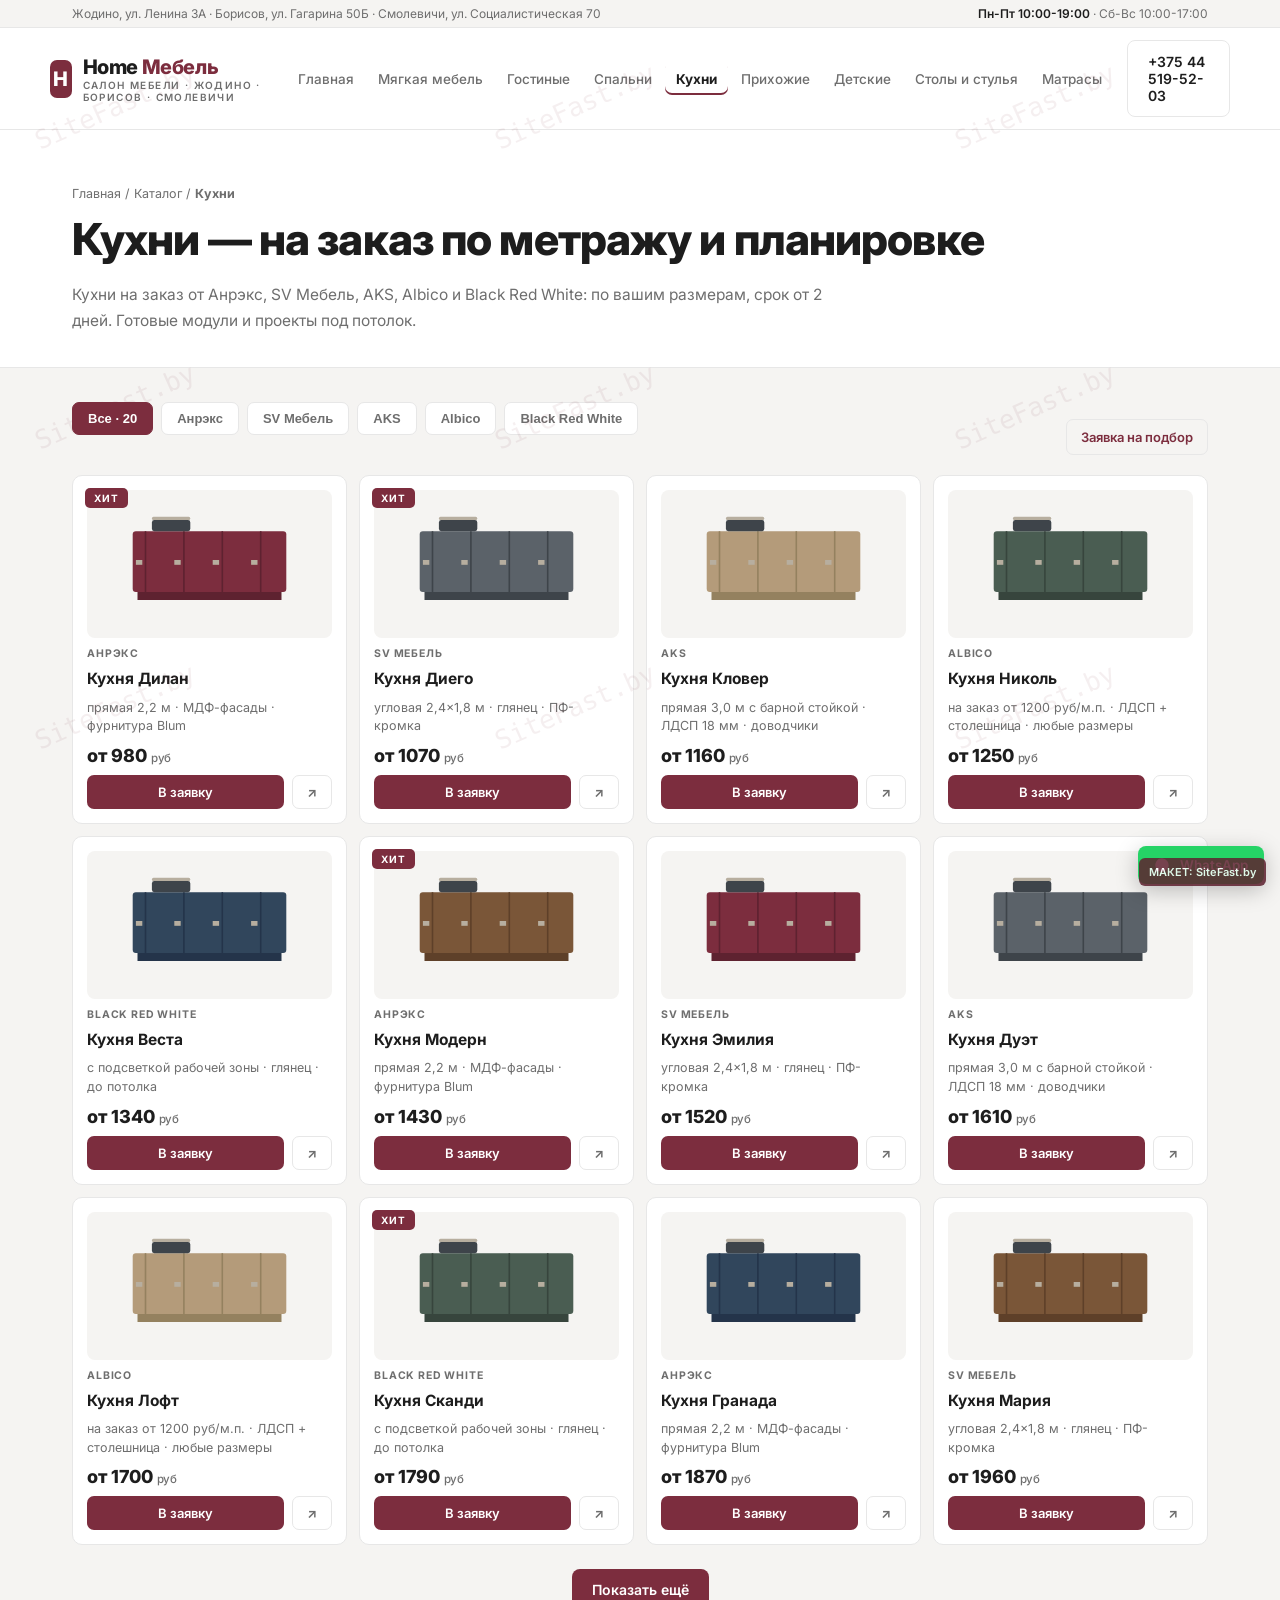
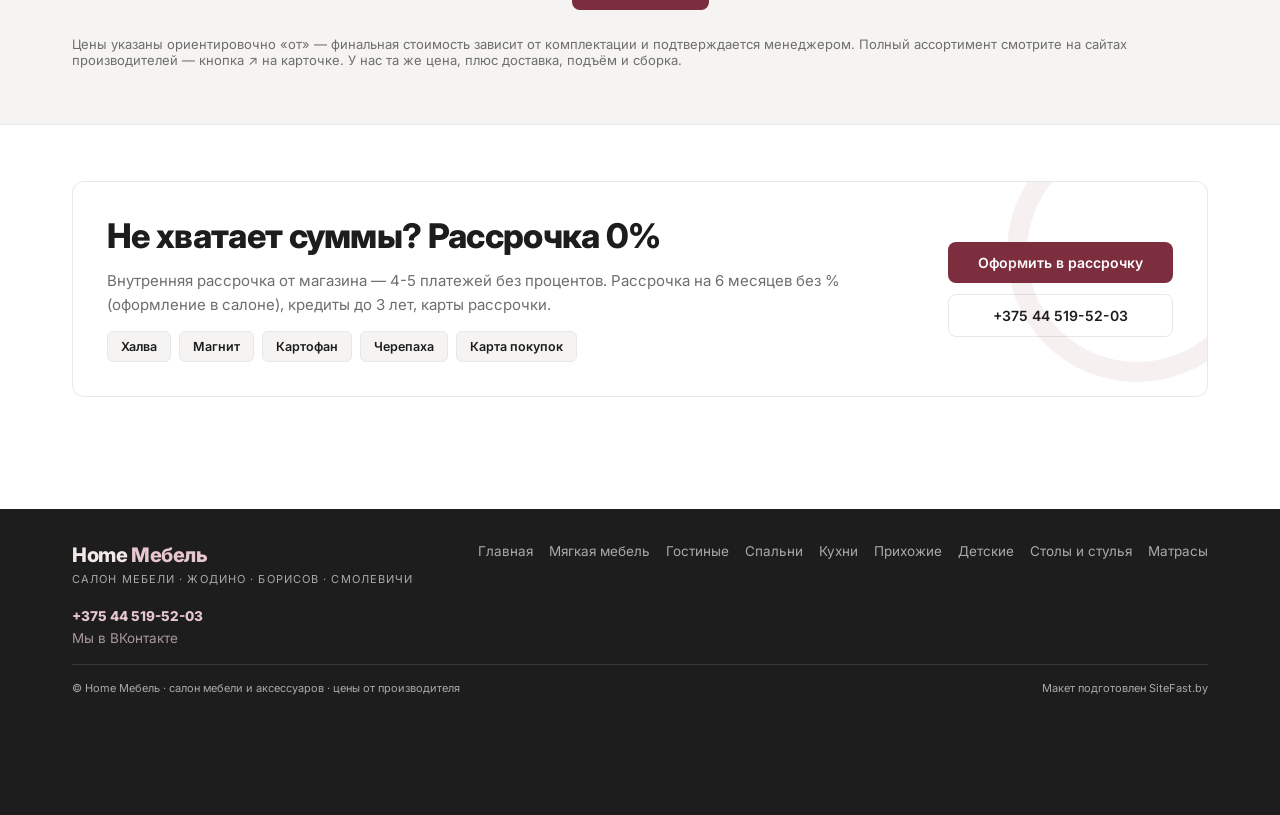
<file: kukhni.html>
<!DOCTYPE html>
<html lang="ru">
<head>
<meta charset="UTF-8">
<meta name="viewport" content="width=device-width, initial-scale=1.0">
<title>Кухни — на заказ по метражу и планировке | Home Мебель — Жодино, Борисов, Смолевичи</title>
<meta name="description" content="Кухни на заказ от Анрэкс, SV Мебель, AKS, Albico и Black Red White: по вашим размерам, срок от 2 дней. Готовые модули и проекты под потолок.">
<link rel="preconnect" href="https://fonts.googleapis.com">
<link rel="preconnect" href="https://fonts.gstatic.com" crossorigin>
<link href="https://fonts.googleapis.com/css2?family=Inter:wght@400;500;600;700;800&display=swap" rel="stylesheet">
<link rel="stylesheet" href="assets/style.css">
</head>
<body>
<div class="wm"></div>
<div class="wbadge">МАКЕТ: SiteFast.by</div>
<header>
  <div class="topline"><div class="wrap"><span>Жодино, ул. Ленина 3А · Борисов, ул. Гагарина 50Б · Смолевичи, ул. Социалистическая 70</span><span class="tl2"><b>Пн-Пт 10:00-19:00</b> · Сб-Вс 10:00-17:00</span></div></div>
  <div class="wrap hrow">
    <a href="index.html" class="logo">
      <div class="lmark">H</div>
      <div><div class="lname">Home <span>Мебель</span></div><div class="lsub">САЛОН МЕБЕЛИ · ЖОДИНО · БОРИСОВ · СМОЛЕВИЧИ</div></div>
    </a>
    <nav class="main" id="nav"><a href="index.html">Главная</a><a href="myagkaya-mebel.html" class="">Мягкая мебель</a><a href="gostinye.html" class="">Гостиные</a><a href="spalni.html" class="">Спальни</a><a href="kukhni.html" class="act">Кухни</a><a href="prihozhie.html" class="">Прихожие</a><a href="detskie.html" class="">Детские</a><a href="stoly-stulya.html" class="">Столы и стулья</a><a href="matrasy.html" class="">Матрасы</a></nav>
    <div class="hcall">
      <a href="tel:+375445195203" class="btn btn-line">+375 44 519-52-03</a>
      <button class="burger" id="burger" aria-label="Меню"><span></span><span></span><span></span></button>
    </div>
  </div>
</header>
<main>
<section class="blk" style="padding-bottom:34px">
  <div class="wrap">
    <div class="crumbs"><a href="index.html">Главная</a> / Каталог / <b>Кухни</b></div>
    <h1>Кухни — на заказ по метражу и планировке</h1>
    <p class="lead" style="margin-bottom:0">Кухни на заказ от Анрэкс, SV Мебель, AKS, Albico и Black Red White: по вашим размерам, срок от 2 дней. Готовые модули и проекты под потолок.</p>
  </div>
</section>
<section class="blk alt" style="padding-top:34px">
  <div class="wrap">
    <div class="cats-head">
      <div>
        <div class="filters" id="filters">
          <button class="chip on" data-f="all">Все · <span id="pcnt">20</span></button>
          <button class="chip" data-f="Анрэкс">Анрэкс</button>
          <button class="chip" data-f="SV Мебель">SV Мебель</button>
          <button class="chip" data-f="AKS">AKS</button>
          <button class="chip" data-f="Albico">Albico</button>
          <button class="chip" data-f="BRW">Black Red White</button>

        </div>
      </div>
      <button class="btn btn-acc2 btn-sm" data-q="Кухни">Заявка на подбор</button>
    </div>
    <div class="pgrid" id="pgrid" data-shown="12"></div>
    <div class="morewrap"><button class="btn btn-acc" id="morebtn">Показать ещё</button></div>
    <p style="margin-top:26px;font-size:13px;color:var(--mut)">Цены указаны ориентировочно «от» — финальная стоимость зависит от комплектации и подтверждается менеджером. Полный ассортимент смотрите на сайтах производителей — кнопка ↗ на карточке. У нас та же цена, плюс доставка, подъём и сборка.</p>
  </div>
</section>
<section class="blk">
  <div class="wrap">
    <div class="pay fx">
      <div>
        <h2>Не хватает суммы? Рассрочка 0%</h2>
        <p>Внутренняя рассрочка от магазина — 4-5 платежей без процентов. Рассрочка на 6 месяцев без % (оформление в салоне), кредиты до 3 лет, карты рассрочки.</p>
        <div class="row"><span class="pill">Халва</span><span class="pill">Магнит</span><span class="pill">Картофан</span><span class="pill">Черепаха</span><span class="pill">Карта покупок</span></div>
      </div>
      <div style="display:flex;flex-direction:column;gap:11px;min-width:225px">
        <button class="btn btn-acc" data-q="Кухни">Оформить в рассрочку</button>
        <a href="tel:+375445195203" class="btn btn-line">+375 44 519-52-03</a>
      </div>
    </div>
  </div>
</section>
</main>
<footer>
  <div class="wrap">
    <div class="frow">
      <div>
        <div class="lname" style="color:#F2E9E6;font-family:'Inter',sans-serif;font-weight:800;letter-spacing:-.02em">Home <span style="color:#E7C6CE">Мебель</span></div>
        <div class="mono" style="font-size:11px;margin-top:5px;letter-spacing:.1em">САЛОН МЕБЕЛИ · ЖОДИНО · БОРИСОВ · СМОЛЕВИЧИ</div>
      </div>
      <nav style="display:flex;gap:16px;flex-wrap:wrap"><a href="index.html">Главная</a><a href="myagkaya-mebel.html" class="">Мягкая мебель</a><a href="gostinye.html" class="">Гостиные</a><a href="spalni.html" class="">Спальни</a><a href="kukhni.html" class="act">Кухни</a><a href="prihozhie.html" class="">Прихожие</a><a href="detskie.html" class="">Детские</a><a href="stoly-stulya.html" class="">Столы и стулья</a><a href="matrasy.html" class="">Матрасы</a></nav>
      <div>
        <a href="tel:+375445195203" style="color:#E7C6CE;font-weight:800">+375 44 519-52-03</a>
        <div style="margin-top:6px"><a href="https://vk.com/vk_homemebel" style="color:#A8969F">Мы в ВКонтакте</a></div>
      </div>
    </div>
    <div class="wmline mono">
      <span>© Home Мебель · салон мебели и аксессуаров · цены от производителя</span>
      <span>Макет подготовлен SiteFast.by</span>
    </div>
  </div>
</footer>
<div class="fab">
  <button class="qbtn" id="qbtn" data-q="Кухни" style="display:none">Заявка <span class="qn"></span></button>
  <a class="wa" href="https://wa.me/375445195203" target="_blank" rel="noopener"><svg width="16" height="16" viewBox="0 0 24 24" fill="#fff"><path d="M12 2a10 10 0 00-8.6 15.1L2 22l5-1.3A10 10 0 1012 2z"/></svg>WhatsApp</a>
</div>
<div class="modal" id="qmodal">
  <div class="mbox">
    <button class="mx" aria-label="Закрыть">×</button>
    <h3>Заявка: Кухни</h3>
    <div class="mnote">Менеджер перезвонит, уточнит детали и назовёт цену от производителя.</div>
    <div class="qlist" id="qlist"></div>
    <form class="jform" novalidate>
      <div class="frm">
        <div><label>Ваше имя</label><input name="name" required placeholder="Как к вам обращаться"></div>
        <div><label>Телефон</label><input name="tel" required placeholder="+375 __ ___-__-__"></div>
        <div><label>Категория</label>
          <select name="type">
            <option value="Мягкая мебель">Мягкая мебель</option><option value="Гостиные">Гостиные</option><option value="Спальни">Спальни</option>
            <option value="Кухни">Кухни</option><option value="Прихожие">Прихожие</option><option value="Детские">Детские</option>
            <option value="Столы и стулья">Столы и стулья</option><option value="Матрасы">Матрасы</option><option>Мебель на заказ</option>
          </select>
        </div>
        <div><label>Комментарий</label><textarea name="msg" placeholder="Модель, бюджет, город доставки"></textarea></div>
        <button class="btn btn-acc" type="submit" style="width:100%">Отправить заявку</button>
        <div class="ok-msg">Заявка принята! Менеджер свяжется с вами в рабочее время.</div>
      </div>
    </form>
  </div>
</div>
<script src="assets/data-kukhni.js"></script>
<script src="assets/main.js"></script>
<script>renderCatalog();</script>
</body>
</html>
</file>
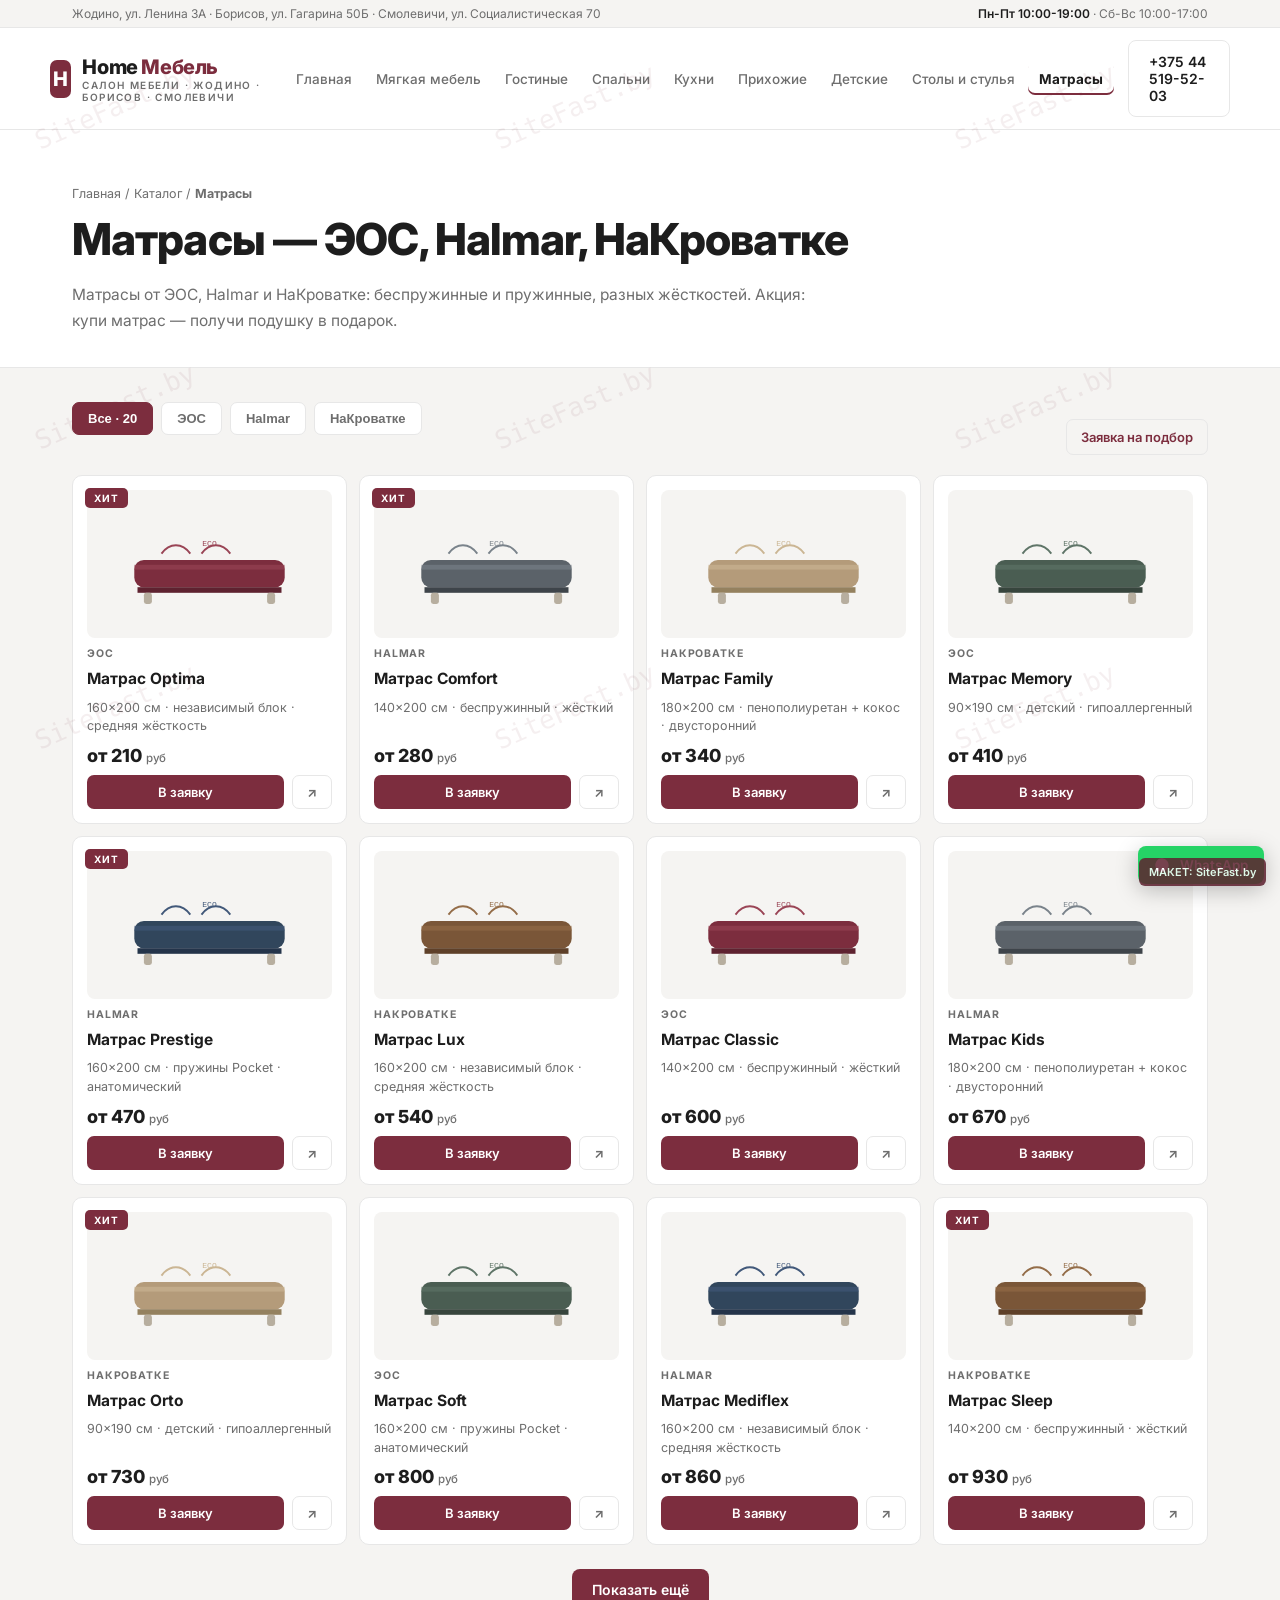
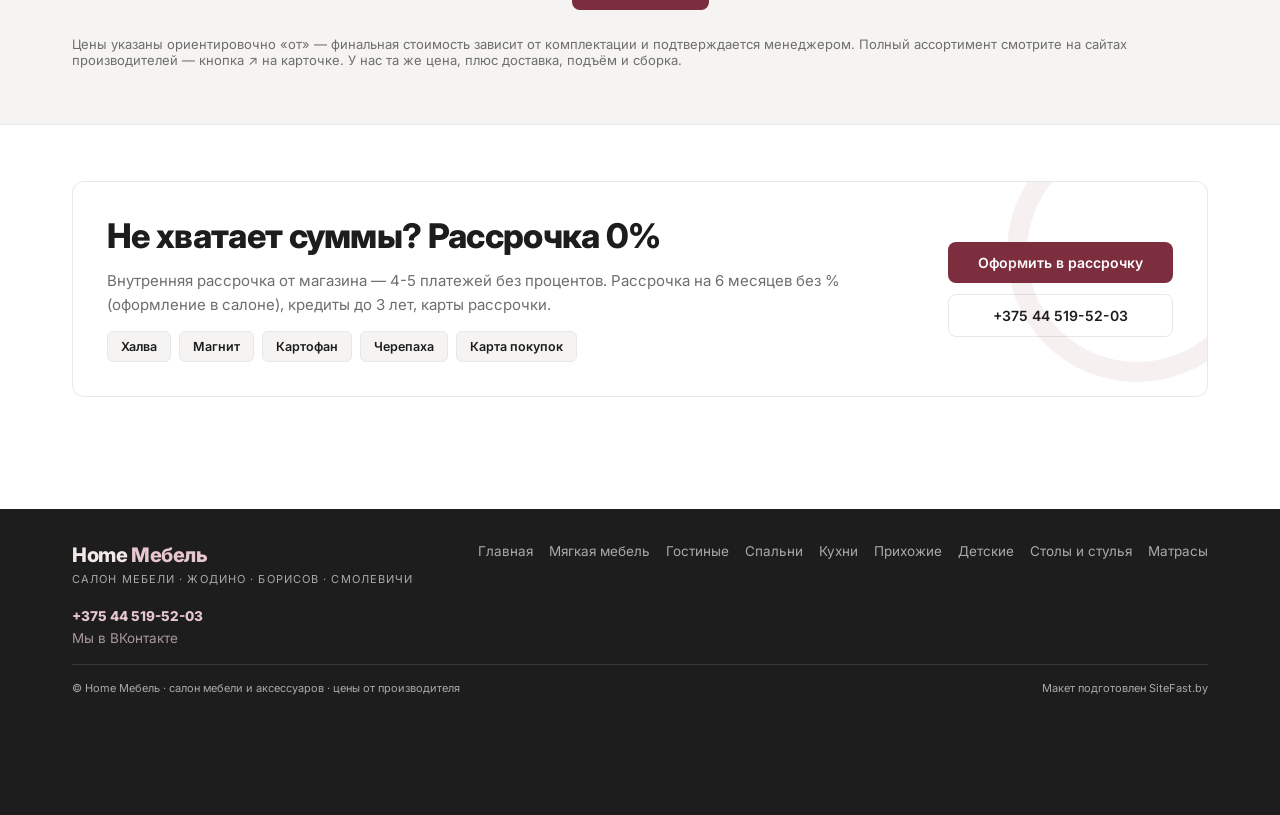
<file: matrasy.html>
<!DOCTYPE html>
<html lang="ru">
<head>
<meta charset="UTF-8">
<meta name="viewport" content="width=device-width, initial-scale=1.0">
<title>Матрасы — ЭОС, Halmar, НаКроватке | Home Мебель — Жодино, Борисов, Смолевичи</title>
<meta name="description" content="Матрасы от ЭОС, Halmar и НаКроватке: беспружинные и пружинные, разных жёсткостей. Акция: купи матрас — получи подушку в подарок.">
<link rel="preconnect" href="https://fonts.googleapis.com">
<link rel="preconnect" href="https://fonts.gstatic.com" crossorigin>
<link href="https://fonts.googleapis.com/css2?family=Inter:wght@400;500;600;700;800&display=swap" rel="stylesheet">
<link rel="stylesheet" href="assets/style.css">
</head>
<body>
<div class="wm"></div>
<div class="wbadge">МАКЕТ: SiteFast.by</div>
<header>
  <div class="topline"><div class="wrap"><span>Жодино, ул. Ленина 3А · Борисов, ул. Гагарина 50Б · Смолевичи, ул. Социалистическая 70</span><span class="tl2"><b>Пн-Пт 10:00-19:00</b> · Сб-Вс 10:00-17:00</span></div></div>
  <div class="wrap hrow">
    <a href="index.html" class="logo">
      <div class="lmark">H</div>
      <div><div class="lname">Home <span>Мебель</span></div><div class="lsub">САЛОН МЕБЕЛИ · ЖОДИНО · БОРИСОВ · СМОЛЕВИЧИ</div></div>
    </a>
    <nav class="main" id="nav"><a href="index.html">Главная</a><a href="myagkaya-mebel.html" class="">Мягкая мебель</a><a href="gostinye.html" class="">Гостиные</a><a href="spalni.html" class="">Спальни</a><a href="kukhni.html" class="">Кухни</a><a href="prihozhie.html" class="">Прихожие</a><a href="detskie.html" class="">Детские</a><a href="stoly-stulya.html" class="">Столы и стулья</a><a href="matrasy.html" class="act">Матрасы</a></nav>
    <div class="hcall">
      <a href="tel:+375445195203" class="btn btn-line">+375 44 519-52-03</a>
      <button class="burger" id="burger" aria-label="Меню"><span></span><span></span><span></span></button>
    </div>
  </div>
</header>
<main>
<section class="blk" style="padding-bottom:34px">
  <div class="wrap">
    <div class="crumbs"><a href="index.html">Главная</a> / Каталог / <b>Матрасы</b></div>
    <h1>Матрасы — ЭОС, Halmar, НаКроватке</h1>
    <p class="lead" style="margin-bottom:0">Матрасы от ЭОС, Halmar и НаКроватке: беспружинные и пружинные, разных жёсткостей. Акция: купи матрас — получи подушку в подарок.</p>
  </div>
</section>
<section class="blk alt" style="padding-top:34px">
  <div class="wrap">
    <div class="cats-head">
      <div>
        <div class="filters" id="filters">
          <button class="chip on" data-f="all">Все · <span id="pcnt">20</span></button>
          <button class="chip" data-f="ЭОС">ЭОС</button>
          <button class="chip" data-f="Halmar">Halmar</button>
          <button class="chip" data-f="НаКроватке">НаКроватке</button>

        </div>
      </div>
      <button class="btn btn-acc2 btn-sm" data-q="Матрасы">Заявка на подбор</button>
    </div>
    <div class="pgrid" id="pgrid" data-shown="12"></div>
    <div class="morewrap"><button class="btn btn-acc" id="morebtn">Показать ещё</button></div>
    <p style="margin-top:26px;font-size:13px;color:var(--mut)">Цены указаны ориентировочно «от» — финальная стоимость зависит от комплектации и подтверждается менеджером. Полный ассортимент смотрите на сайтах производителей — кнопка ↗ на карточке. У нас та же цена, плюс доставка, подъём и сборка.</p>
  </div>
</section>
<section class="blk">
  <div class="wrap">
    <div class="pay fx">
      <div>
        <h2>Не хватает суммы? Рассрочка 0%</h2>
        <p>Внутренняя рассрочка от магазина — 4-5 платежей без процентов. Рассрочка на 6 месяцев без % (оформление в салоне), кредиты до 3 лет, карты рассрочки.</p>
        <div class="row"><span class="pill">Халва</span><span class="pill">Магнит</span><span class="pill">Картофан</span><span class="pill">Черепаха</span><span class="pill">Карта покупок</span></div>
      </div>
      <div style="display:flex;flex-direction:column;gap:11px;min-width:225px">
        <button class="btn btn-acc" data-q="Матрасы">Оформить в рассрочку</button>
        <a href="tel:+375445195203" class="btn btn-line">+375 44 519-52-03</a>
      </div>
    </div>
  </div>
</section>
</main>
<footer>
  <div class="wrap">
    <div class="frow">
      <div>
        <div class="lname" style="color:#F2E9E6;font-family:'Inter',sans-serif;font-weight:800;letter-spacing:-.02em">Home <span style="color:#E7C6CE">Мебель</span></div>
        <div class="mono" style="font-size:11px;margin-top:5px;letter-spacing:.1em">САЛОН МЕБЕЛИ · ЖОДИНО · БОРИСОВ · СМОЛЕВИЧИ</div>
      </div>
      <nav style="display:flex;gap:16px;flex-wrap:wrap"><a href="index.html">Главная</a><a href="myagkaya-mebel.html" class="">Мягкая мебель</a><a href="gostinye.html" class="">Гостиные</a><a href="spalni.html" class="">Спальни</a><a href="kukhni.html" class="">Кухни</a><a href="prihozhie.html" class="">Прихожие</a><a href="detskie.html" class="">Детские</a><a href="stoly-stulya.html" class="">Столы и стулья</a><a href="matrasy.html" class="act">Матрасы</a></nav>
      <div>
        <a href="tel:+375445195203" style="color:#E7C6CE;font-weight:800">+375 44 519-52-03</a>
        <div style="margin-top:6px"><a href="https://vk.com/vk_homemebel" style="color:#A8969F">Мы в ВКонтакте</a></div>
      </div>
    </div>
    <div class="wmline mono">
      <span>© Home Мебель · салон мебели и аксессуаров · цены от производителя</span>
      <span>Макет подготовлен SiteFast.by</span>
    </div>
  </div>
</footer>
<div class="fab">
  <button class="qbtn" id="qbtn" data-q="Матрасы" style="display:none">Заявка <span class="qn"></span></button>
  <a class="wa" href="https://wa.me/375445195203" target="_blank" rel="noopener"><svg width="16" height="16" viewBox="0 0 24 24" fill="#fff"><path d="M12 2a10 10 0 00-8.6 15.1L2 22l5-1.3A10 10 0 1012 2z"/></svg>WhatsApp</a>
</div>
<div class="modal" id="qmodal">
  <div class="mbox">
    <button class="mx" aria-label="Закрыть">×</button>
    <h3>Заявка: Матрасы</h3>
    <div class="mnote">Менеджер перезвонит, уточнит детали и назовёт цену от производителя.</div>
    <div class="qlist" id="qlist"></div>
    <form class="jform" novalidate>
      <div class="frm">
        <div><label>Ваше имя</label><input name="name" required placeholder="Как к вам обращаться"></div>
        <div><label>Телефон</label><input name="tel" required placeholder="+375 __ ___-__-__"></div>
        <div><label>Категория</label>
          <select name="type">
            <option value="Мягкая мебель">Мягкая мебель</option><option value="Гостиные">Гостиные</option><option value="Спальни">Спальни</option>
            <option value="Кухни">Кухни</option><option value="Прихожие">Прихожие</option><option value="Детские">Детские</option>
            <option value="Столы и стулья">Столы и стулья</option><option value="Матрасы">Матрасы</option><option>Мебель на заказ</option>
          </select>
        </div>
        <div><label>Комментарий</label><textarea name="msg" placeholder="Модель, бюджет, город доставки"></textarea></div>
        <button class="btn btn-acc" type="submit" style="width:100%">Отправить заявку</button>
        <div class="ok-msg">Заявка принята! Менеджер свяжется с вами в рабочее время.</div>
      </div>
    </form>
  </div>
</div>
<script src="assets/data-matrasy.js"></script>
<script src="assets/main.js"></script>
<script>renderCatalog();</script>
</body>
</html>
</file>
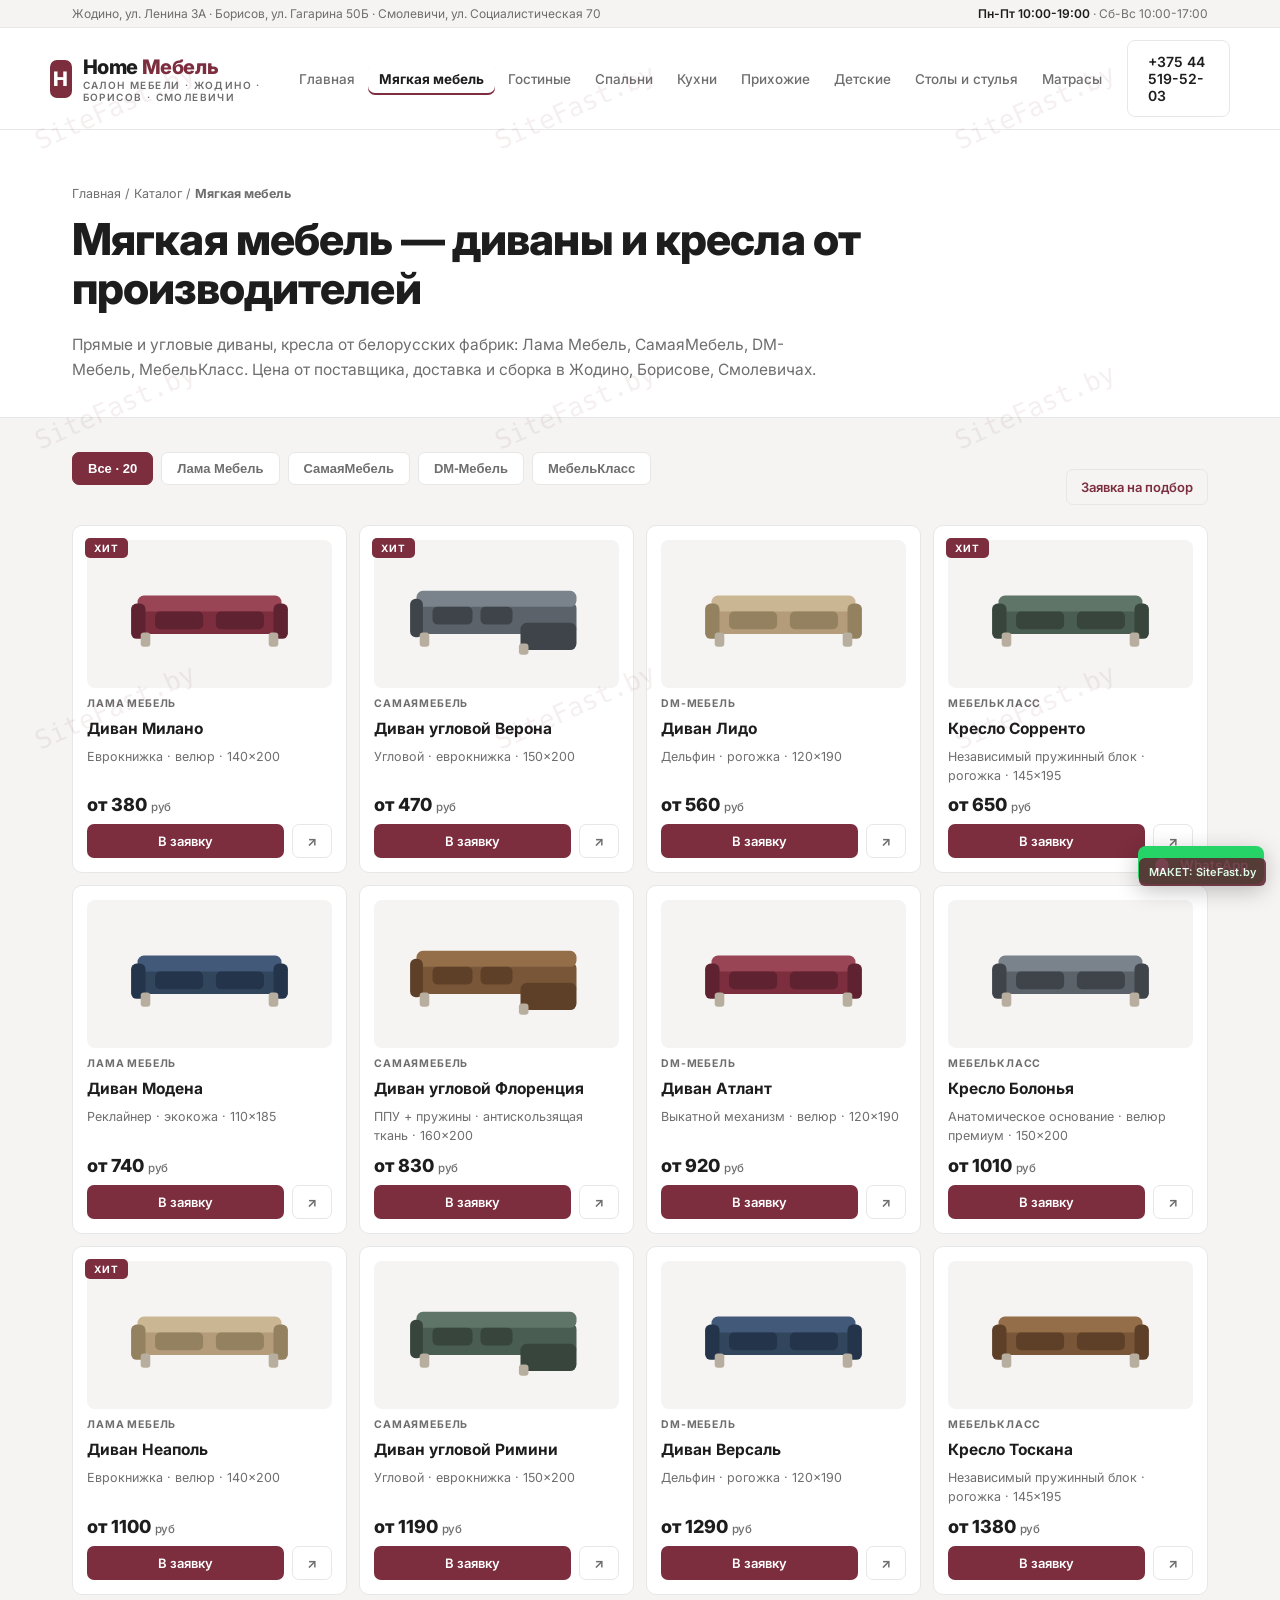
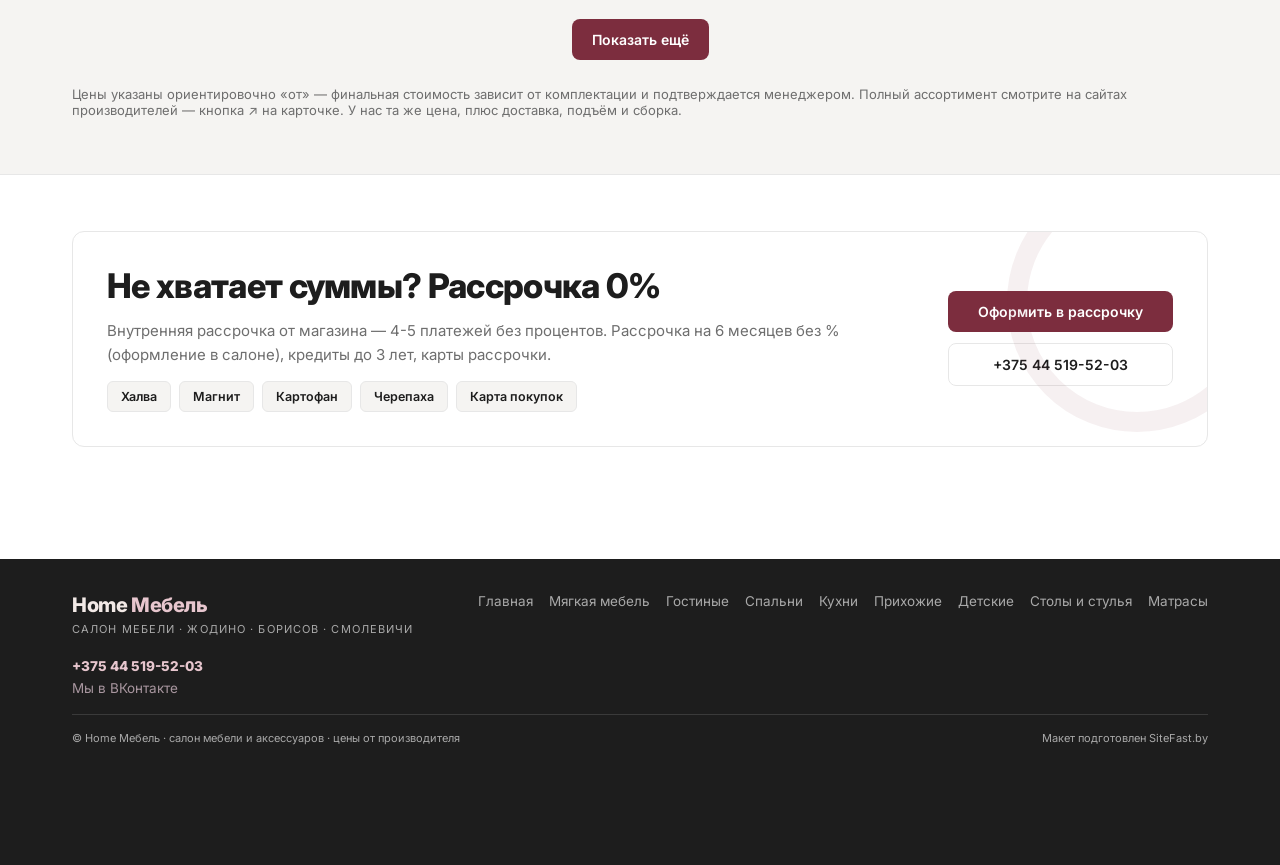
<file: myagkaya-mebel.html>
<!DOCTYPE html>
<html lang="ru">
<head>
<meta charset="UTF-8">
<meta name="viewport" content="width=device-width, initial-scale=1.0">
<title>Мягкая мебель — диваны и кресла от производителей | Home Мебель — Жодино, Борисов, Смолевичи</title>
<meta name="description" content="Прямые и угловые диваны, кресла от белорусских фабрик: Лама Мебель, СамаяМебель, DM-Мебель, МебельКласс. Цена от поставщика, доставка и сборка в Жодино, Борисове, Смолевичах.">
<link rel="preconnect" href="https://fonts.googleapis.com">
<link rel="preconnect" href="https://fonts.gstatic.com" crossorigin>
<link href="https://fonts.googleapis.com/css2?family=Inter:wght@400;500;600;700;800&display=swap" rel="stylesheet">
<link rel="stylesheet" href="assets/style.css">
</head>
<body>
<div class="wm"></div>
<div class="wbadge">МАКЕТ: SiteFast.by</div>
<header>
  <div class="topline"><div class="wrap"><span>Жодино, ул. Ленина 3А · Борисов, ул. Гагарина 50Б · Смолевичи, ул. Социалистическая 70</span><span class="tl2"><b>Пн-Пт 10:00-19:00</b> · Сб-Вс 10:00-17:00</span></div></div>
  <div class="wrap hrow">
    <a href="index.html" class="logo">
      <div class="lmark">H</div>
      <div><div class="lname">Home <span>Мебель</span></div><div class="lsub">САЛОН МЕБЕЛИ · ЖОДИНО · БОРИСОВ · СМОЛЕВИЧИ</div></div>
    </a>
    <nav class="main" id="nav"><a href="index.html">Главная</a><a href="myagkaya-mebel.html" class="act">Мягкая мебель</a><a href="gostinye.html" class="">Гостиные</a><a href="spalni.html" class="">Спальни</a><a href="kukhni.html" class="">Кухни</a><a href="prihozhie.html" class="">Прихожие</a><a href="detskie.html" class="">Детские</a><a href="stoly-stulya.html" class="">Столы и стулья</a><a href="matrasy.html" class="">Матрасы</a></nav>
    <div class="hcall">
      <a href="tel:+375445195203" class="btn btn-line">+375 44 519-52-03</a>
      <button class="burger" id="burger" aria-label="Меню"><span></span><span></span><span></span></button>
    </div>
  </div>
</header>
<main>
<section class="blk" style="padding-bottom:34px">
  <div class="wrap">
    <div class="crumbs"><a href="index.html">Главная</a> / Каталог / <b>Мягкая мебель</b></div>
    <h1>Мягкая мебель — диваны и кресла от производителей</h1>
    <p class="lead" style="margin-bottom:0">Прямые и угловые диваны, кресла от белорусских фабрик: Лама Мебель, СамаяМебель, DM-Мебель, МебельКласс. Цена от поставщика, доставка и сборка в Жодино, Борисове, Смолевичах.</p>
  </div>
</section>
<section class="blk alt" style="padding-top:34px">
  <div class="wrap">
    <div class="cats-head">
      <div>
        <div class="filters" id="filters">
          <button class="chip on" data-f="all">Все · <span id="pcnt">20</span></button>
          <button class="chip" data-f="Лама">Лама Мебель</button>
          <button class="chip" data-f="СамаяМебель">СамаяМебель</button>
          <button class="chip" data-f="DM-Мебель">DM-Мебель</button>
          <button class="chip" data-f="МебельКласс">МебельКласс</button>

        </div>
      </div>
      <button class="btn btn-acc2 btn-sm" data-q="Мягкая мебель">Заявка на подбор</button>
    </div>
    <div class="pgrid" id="pgrid" data-shown="12"></div>
    <div class="morewrap"><button class="btn btn-acc" id="morebtn">Показать ещё</button></div>
    <p style="margin-top:26px;font-size:13px;color:var(--mut)">Цены указаны ориентировочно «от» — финальная стоимость зависит от комплектации и подтверждается менеджером. Полный ассортимент смотрите на сайтах производителей — кнопка ↗ на карточке. У нас та же цена, плюс доставка, подъём и сборка.</p>
  </div>
</section>
<section class="blk">
  <div class="wrap">
    <div class="pay fx">
      <div>
        <h2>Не хватает суммы? Рассрочка 0%</h2>
        <p>Внутренняя рассрочка от магазина — 4-5 платежей без процентов. Рассрочка на 6 месяцев без % (оформление в салоне), кредиты до 3 лет, карты рассрочки.</p>
        <div class="row"><span class="pill">Халва</span><span class="pill">Магнит</span><span class="pill">Картофан</span><span class="pill">Черепаха</span><span class="pill">Карта покупок</span></div>
      </div>
      <div style="display:flex;flex-direction:column;gap:11px;min-width:225px">
        <button class="btn btn-acc" data-q="Мягкая мебель">Оформить в рассрочку</button>
        <a href="tel:+375445195203" class="btn btn-line">+375 44 519-52-03</a>
      </div>
    </div>
  </div>
</section>
</main>
<footer>
  <div class="wrap">
    <div class="frow">
      <div>
        <div class="lname" style="color:#F2E9E6;font-family:'Inter',sans-serif;font-weight:800;letter-spacing:-.02em">Home <span style="color:#E7C6CE">Мебель</span></div>
        <div class="mono" style="font-size:11px;margin-top:5px;letter-spacing:.1em">САЛОН МЕБЕЛИ · ЖОДИНО · БОРИСОВ · СМОЛЕВИЧИ</div>
      </div>
      <nav style="display:flex;gap:16px;flex-wrap:wrap"><a href="index.html">Главная</a><a href="myagkaya-mebel.html" class="act">Мягкая мебель</a><a href="gostinye.html" class="">Гостиные</a><a href="spalni.html" class="">Спальни</a><a href="kukhni.html" class="">Кухни</a><a href="prihozhie.html" class="">Прихожие</a><a href="detskie.html" class="">Детские</a><a href="stoly-stulya.html" class="">Столы и стулья</a><a href="matrasy.html" class="">Матрасы</a></nav>
      <div>
        <a href="tel:+375445195203" style="color:#E7C6CE;font-weight:800">+375 44 519-52-03</a>
        <div style="margin-top:6px"><a href="https://vk.com/vk_homemebel" style="color:#A8969F">Мы в ВКонтакте</a></div>
      </div>
    </div>
    <div class="wmline mono">
      <span>© Home Мебель · салон мебели и аксессуаров · цены от производителя</span>
      <span>Макет подготовлен SiteFast.by</span>
    </div>
  </div>
</footer>
<div class="fab">
  <button class="qbtn" id="qbtn" data-q="Мягкая мебель" style="display:none">Заявка <span class="qn"></span></button>
  <a class="wa" href="https://wa.me/375445195203" target="_blank" rel="noopener"><svg width="16" height="16" viewBox="0 0 24 24" fill="#fff"><path d="M12 2a10 10 0 00-8.6 15.1L2 22l5-1.3A10 10 0 1012 2z"/></svg>WhatsApp</a>
</div>
<div class="modal" id="qmodal">
  <div class="mbox">
    <button class="mx" aria-label="Закрыть">×</button>
    <h3>Заявка: Мягкая мебель</h3>
    <div class="mnote">Менеджер перезвонит, уточнит детали и назовёт цену от производителя.</div>
    <div class="qlist" id="qlist"></div>
    <form class="jform" novalidate>
      <div class="frm">
        <div><label>Ваше имя</label><input name="name" required placeholder="Как к вам обращаться"></div>
        <div><label>Телефон</label><input name="tel" required placeholder="+375 __ ___-__-__"></div>
        <div><label>Категория</label>
          <select name="type">
            <option value="Мягкая мебель">Мягкая мебель</option><option value="Гостиные">Гостиные</option><option value="Спальни">Спальни</option>
            <option value="Кухни">Кухни</option><option value="Прихожие">Прихожие</option><option value="Детские">Детские</option>
            <option value="Столы и стулья">Столы и стулья</option><option value="Матрасы">Матрасы</option><option>Мебель на заказ</option>
          </select>
        </div>
        <div><label>Комментарий</label><textarea name="msg" placeholder="Модель, бюджет, город доставки"></textarea></div>
        <button class="btn btn-acc" type="submit" style="width:100%">Отправить заявку</button>
        <div class="ok-msg">Заявка принята! Менеджер свяжется с вами в рабочее время.</div>
      </div>
    </form>
  </div>
</div>
<script src="assets/data-myagkaya-mebel.js"></script>
<script src="assets/main.js"></script>
<script>renderCatalog();</script>
</body>
</html>
</file>
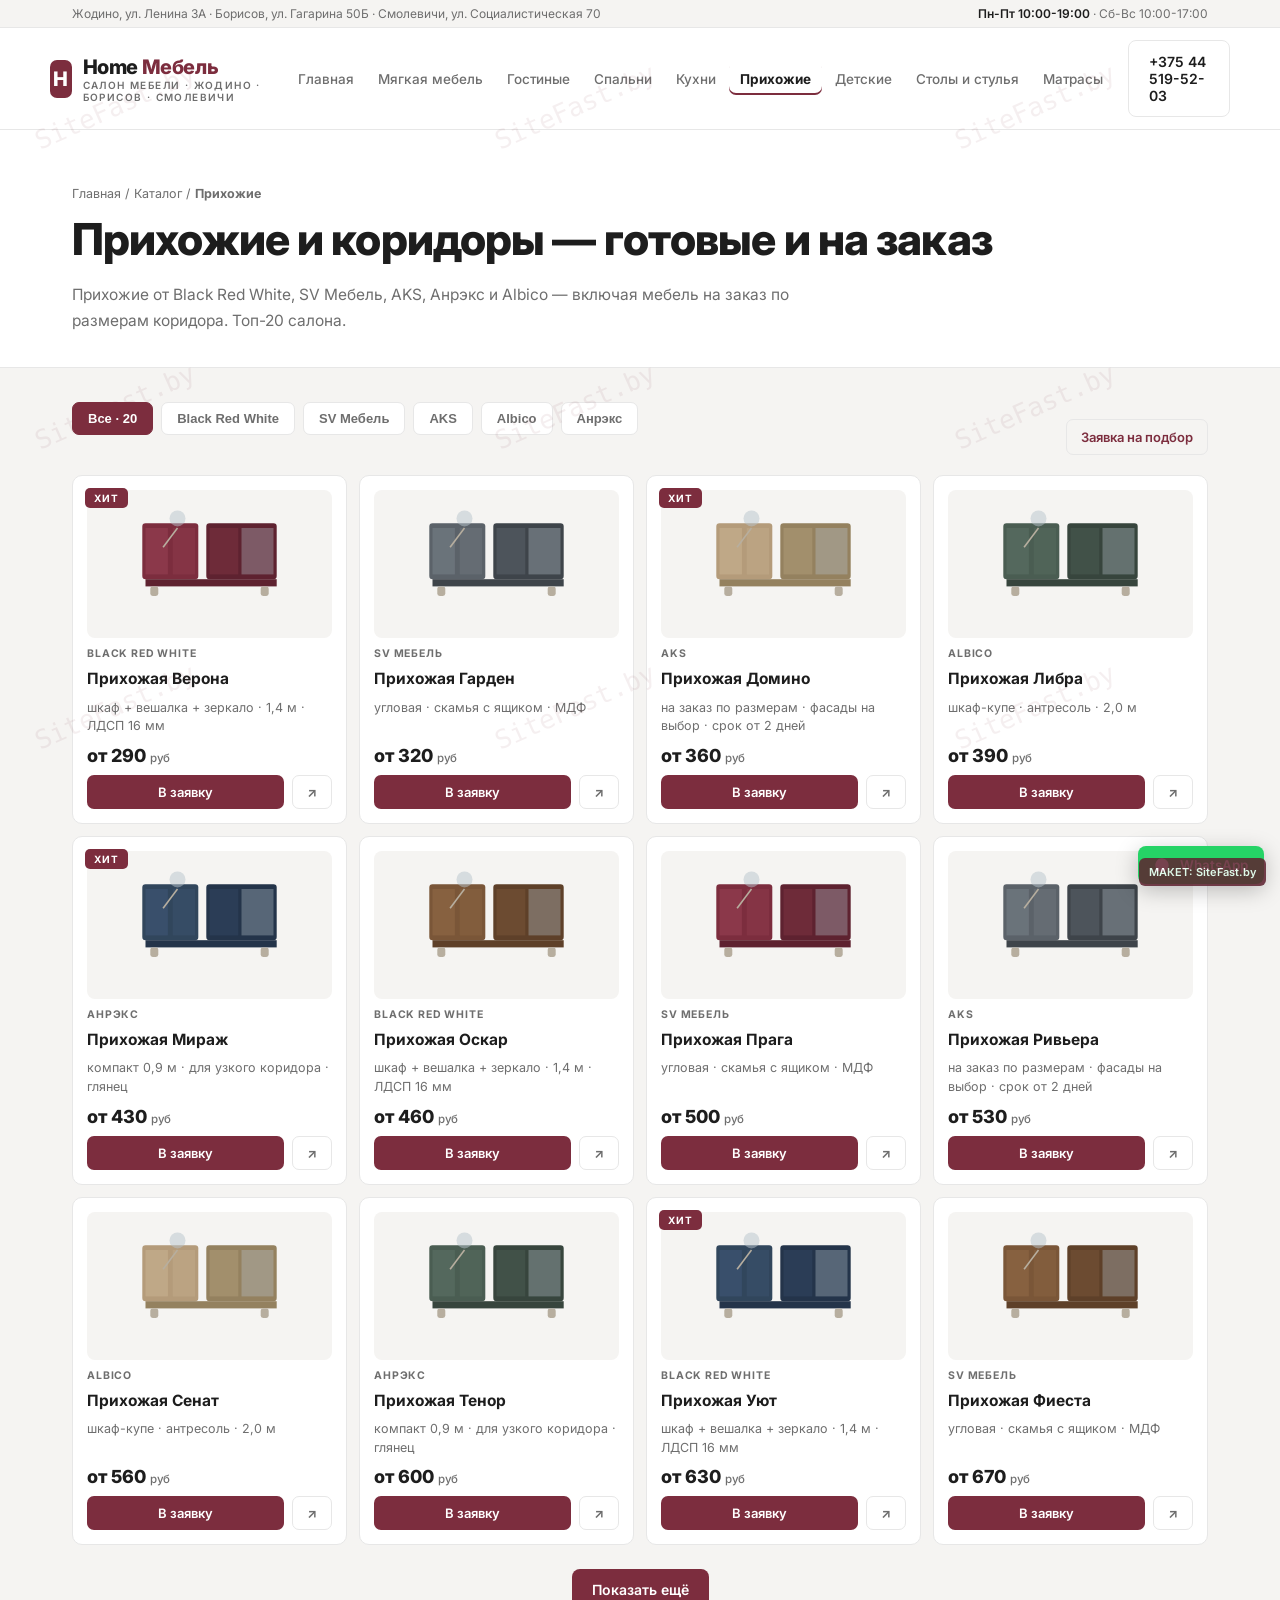
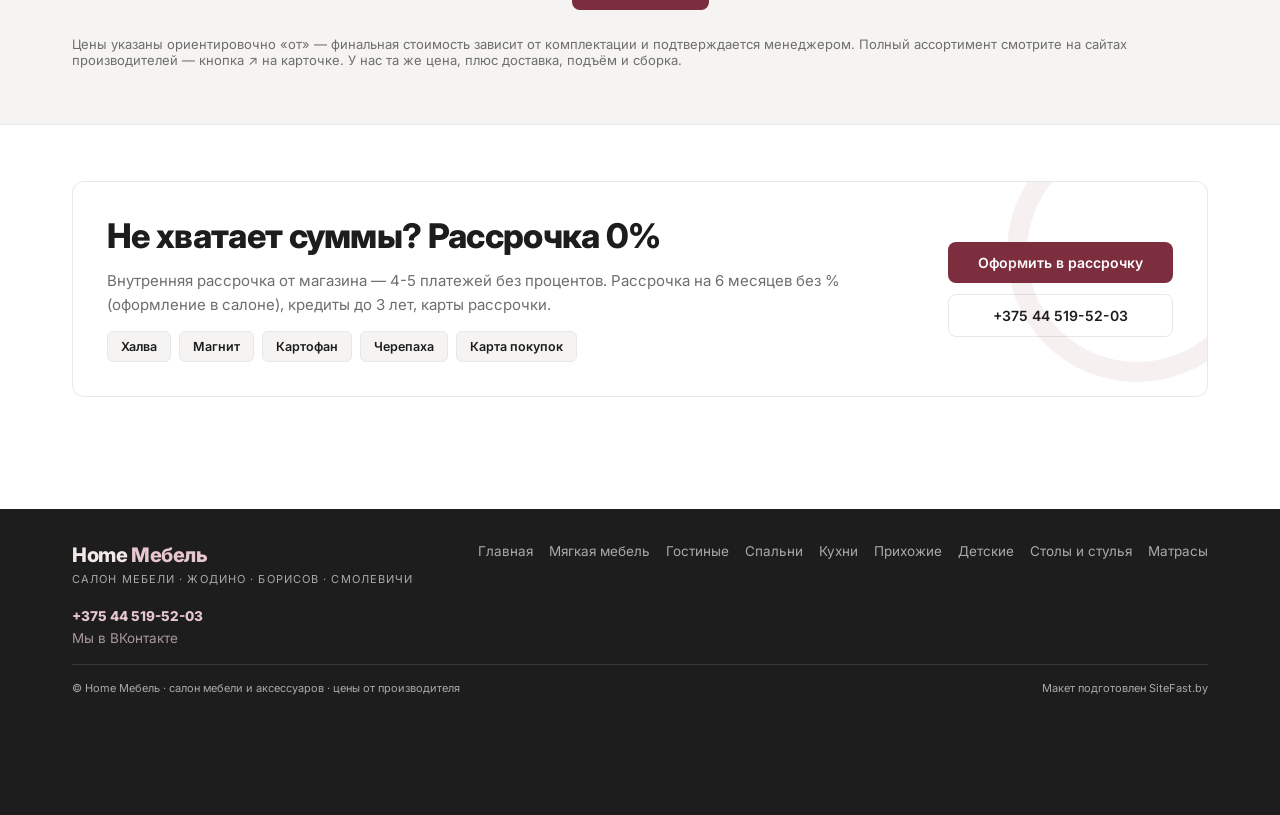
<file: prihozhie.html>
<!DOCTYPE html>
<html lang="ru">
<head>
<meta charset="UTF-8">
<meta name="viewport" content="width=device-width, initial-scale=1.0">
<title>Прихожие и коридоры — готовые и на заказ | Home Мебель — Жодино, Борисов, Смолевичи</title>
<meta name="description" content="Прихожие от Black Red White, SV Мебель, AKS, Анрэкс и Albico — включая мебель на заказ по размерам коридора. Топ-20 салона.">
<link rel="preconnect" href="https://fonts.googleapis.com">
<link rel="preconnect" href="https://fonts.gstatic.com" crossorigin>
<link href="https://fonts.googleapis.com/css2?family=Inter:wght@400;500;600;700;800&display=swap" rel="stylesheet">
<link rel="stylesheet" href="assets/style.css">
</head>
<body>
<div class="wm"></div>
<div class="wbadge">МАКЕТ: SiteFast.by</div>
<header>
  <div class="topline"><div class="wrap"><span>Жодино, ул. Ленина 3А · Борисов, ул. Гагарина 50Б · Смолевичи, ул. Социалистическая 70</span><span class="tl2"><b>Пн-Пт 10:00-19:00</b> · Сб-Вс 10:00-17:00</span></div></div>
  <div class="wrap hrow">
    <a href="index.html" class="logo">
      <div class="lmark">H</div>
      <div><div class="lname">Home <span>Мебель</span></div><div class="lsub">САЛОН МЕБЕЛИ · ЖОДИНО · БОРИСОВ · СМОЛЕВИЧИ</div></div>
    </a>
    <nav class="main" id="nav"><a href="index.html">Главная</a><a href="myagkaya-mebel.html" class="">Мягкая мебель</a><a href="gostinye.html" class="">Гостиные</a><a href="spalni.html" class="">Спальни</a><a href="kukhni.html" class="">Кухни</a><a href="prihozhie.html" class="act">Прихожие</a><a href="detskie.html" class="">Детские</a><a href="stoly-stulya.html" class="">Столы и стулья</a><a href="matrasy.html" class="">Матрасы</a></nav>
    <div class="hcall">
      <a href="tel:+375445195203" class="btn btn-line">+375 44 519-52-03</a>
      <button class="burger" id="burger" aria-label="Меню"><span></span><span></span><span></span></button>
    </div>
  </div>
</header>
<main>
<section class="blk" style="padding-bottom:34px">
  <div class="wrap">
    <div class="crumbs"><a href="index.html">Главная</a> / Каталог / <b>Прихожие</b></div>
    <h1>Прихожие и коридоры — готовые и на заказ</h1>
    <p class="lead" style="margin-bottom:0">Прихожие от Black Red White, SV Мебель, AKS, Анрэкс и Albico — включая мебель на заказ по размерам коридора. Топ-20 салона.</p>
  </div>
</section>
<section class="blk alt" style="padding-top:34px">
  <div class="wrap">
    <div class="cats-head">
      <div>
        <div class="filters" id="filters">
          <button class="chip on" data-f="all">Все · <span id="pcnt">20</span></button>
          <button class="chip" data-f="BRW">Black Red White</button>
          <button class="chip" data-f="SV Мебель">SV Мебель</button>
          <button class="chip" data-f="AKS">AKS</button>
          <button class="chip" data-f="Albico">Albico</button>
          <button class="chip" data-f="Анрэкс">Анрэкс</button>

        </div>
      </div>
      <button class="btn btn-acc2 btn-sm" data-q="Прихожие">Заявка на подбор</button>
    </div>
    <div class="pgrid" id="pgrid" data-shown="12"></div>
    <div class="morewrap"><button class="btn btn-acc" id="morebtn">Показать ещё</button></div>
    <p style="margin-top:26px;font-size:13px;color:var(--mut)">Цены указаны ориентировочно «от» — финальная стоимость зависит от комплектации и подтверждается менеджером. Полный ассортимент смотрите на сайтах производителей — кнопка ↗ на карточке. У нас та же цена, плюс доставка, подъём и сборка.</p>
  </div>
</section>
<section class="blk">
  <div class="wrap">
    <div class="pay fx">
      <div>
        <h2>Не хватает суммы? Рассрочка 0%</h2>
        <p>Внутренняя рассрочка от магазина — 4-5 платежей без процентов. Рассрочка на 6 месяцев без % (оформление в салоне), кредиты до 3 лет, карты рассрочки.</p>
        <div class="row"><span class="pill">Халва</span><span class="pill">Магнит</span><span class="pill">Картофан</span><span class="pill">Черепаха</span><span class="pill">Карта покупок</span></div>
      </div>
      <div style="display:flex;flex-direction:column;gap:11px;min-width:225px">
        <button class="btn btn-acc" data-q="Прихожие">Оформить в рассрочку</button>
        <a href="tel:+375445195203" class="btn btn-line">+375 44 519-52-03</a>
      </div>
    </div>
  </div>
</section>
</main>
<footer>
  <div class="wrap">
    <div class="frow">
      <div>
        <div class="lname" style="color:#F2E9E6;font-family:'Inter',sans-serif;font-weight:800;letter-spacing:-.02em">Home <span style="color:#E7C6CE">Мебель</span></div>
        <div class="mono" style="font-size:11px;margin-top:5px;letter-spacing:.1em">САЛОН МЕБЕЛИ · ЖОДИНО · БОРИСОВ · СМОЛЕВИЧИ</div>
      </div>
      <nav style="display:flex;gap:16px;flex-wrap:wrap"><a href="index.html">Главная</a><a href="myagkaya-mebel.html" class="">Мягкая мебель</a><a href="gostinye.html" class="">Гостиные</a><a href="spalni.html" class="">Спальни</a><a href="kukhni.html" class="">Кухни</a><a href="prihozhie.html" class="act">Прихожие</a><a href="detskie.html" class="">Детские</a><a href="stoly-stulya.html" class="">Столы и стулья</a><a href="matrasy.html" class="">Матрасы</a></nav>
      <div>
        <a href="tel:+375445195203" style="color:#E7C6CE;font-weight:800">+375 44 519-52-03</a>
        <div style="margin-top:6px"><a href="https://vk.com/vk_homemebel" style="color:#A8969F">Мы в ВКонтакте</a></div>
      </div>
    </div>
    <div class="wmline mono">
      <span>© Home Мебель · салон мебели и аксессуаров · цены от производителя</span>
      <span>Макет подготовлен SiteFast.by</span>
    </div>
  </div>
</footer>
<div class="fab">
  <button class="qbtn" id="qbtn" data-q="Прихожие" style="display:none">Заявка <span class="qn"></span></button>
  <a class="wa" href="https://wa.me/375445195203" target="_blank" rel="noopener"><svg width="16" height="16" viewBox="0 0 24 24" fill="#fff"><path d="M12 2a10 10 0 00-8.6 15.1L2 22l5-1.3A10 10 0 1012 2z"/></svg>WhatsApp</a>
</div>
<div class="modal" id="qmodal">
  <div class="mbox">
    <button class="mx" aria-label="Закрыть">×</button>
    <h3>Заявка: Прихожие</h3>
    <div class="mnote">Менеджер перезвонит, уточнит детали и назовёт цену от производителя.</div>
    <div class="qlist" id="qlist"></div>
    <form class="jform" novalidate>
      <div class="frm">
        <div><label>Ваше имя</label><input name="name" required placeholder="Как к вам обращаться"></div>
        <div><label>Телефон</label><input name="tel" required placeholder="+375 __ ___-__-__"></div>
        <div><label>Категория</label>
          <select name="type">
            <option value="Мягкая мебель">Мягкая мебель</option><option value="Гостиные">Гостиные</option><option value="Спальни">Спальни</option>
            <option value="Кухни">Кухни</option><option value="Прихожие">Прихожие</option><option value="Детские">Детские</option>
            <option value="Столы и стулья">Столы и стулья</option><option value="Матрасы">Матрасы</option><option>Мебель на заказ</option>
          </select>
        </div>
        <div><label>Комментарий</label><textarea name="msg" placeholder="Модель, бюджет, город доставки"></textarea></div>
        <button class="btn btn-acc" type="submit" style="width:100%">Отправить заявку</button>
        <div class="ok-msg">Заявка принята! Менеджер свяжется с вами в рабочее время.</div>
      </div>
    </form>
  </div>
</div>
<script src="assets/data-prihozhie.js"></script>
<script src="assets/main.js"></script>
<script>renderCatalog();</script>
</body>
</html>
</file>
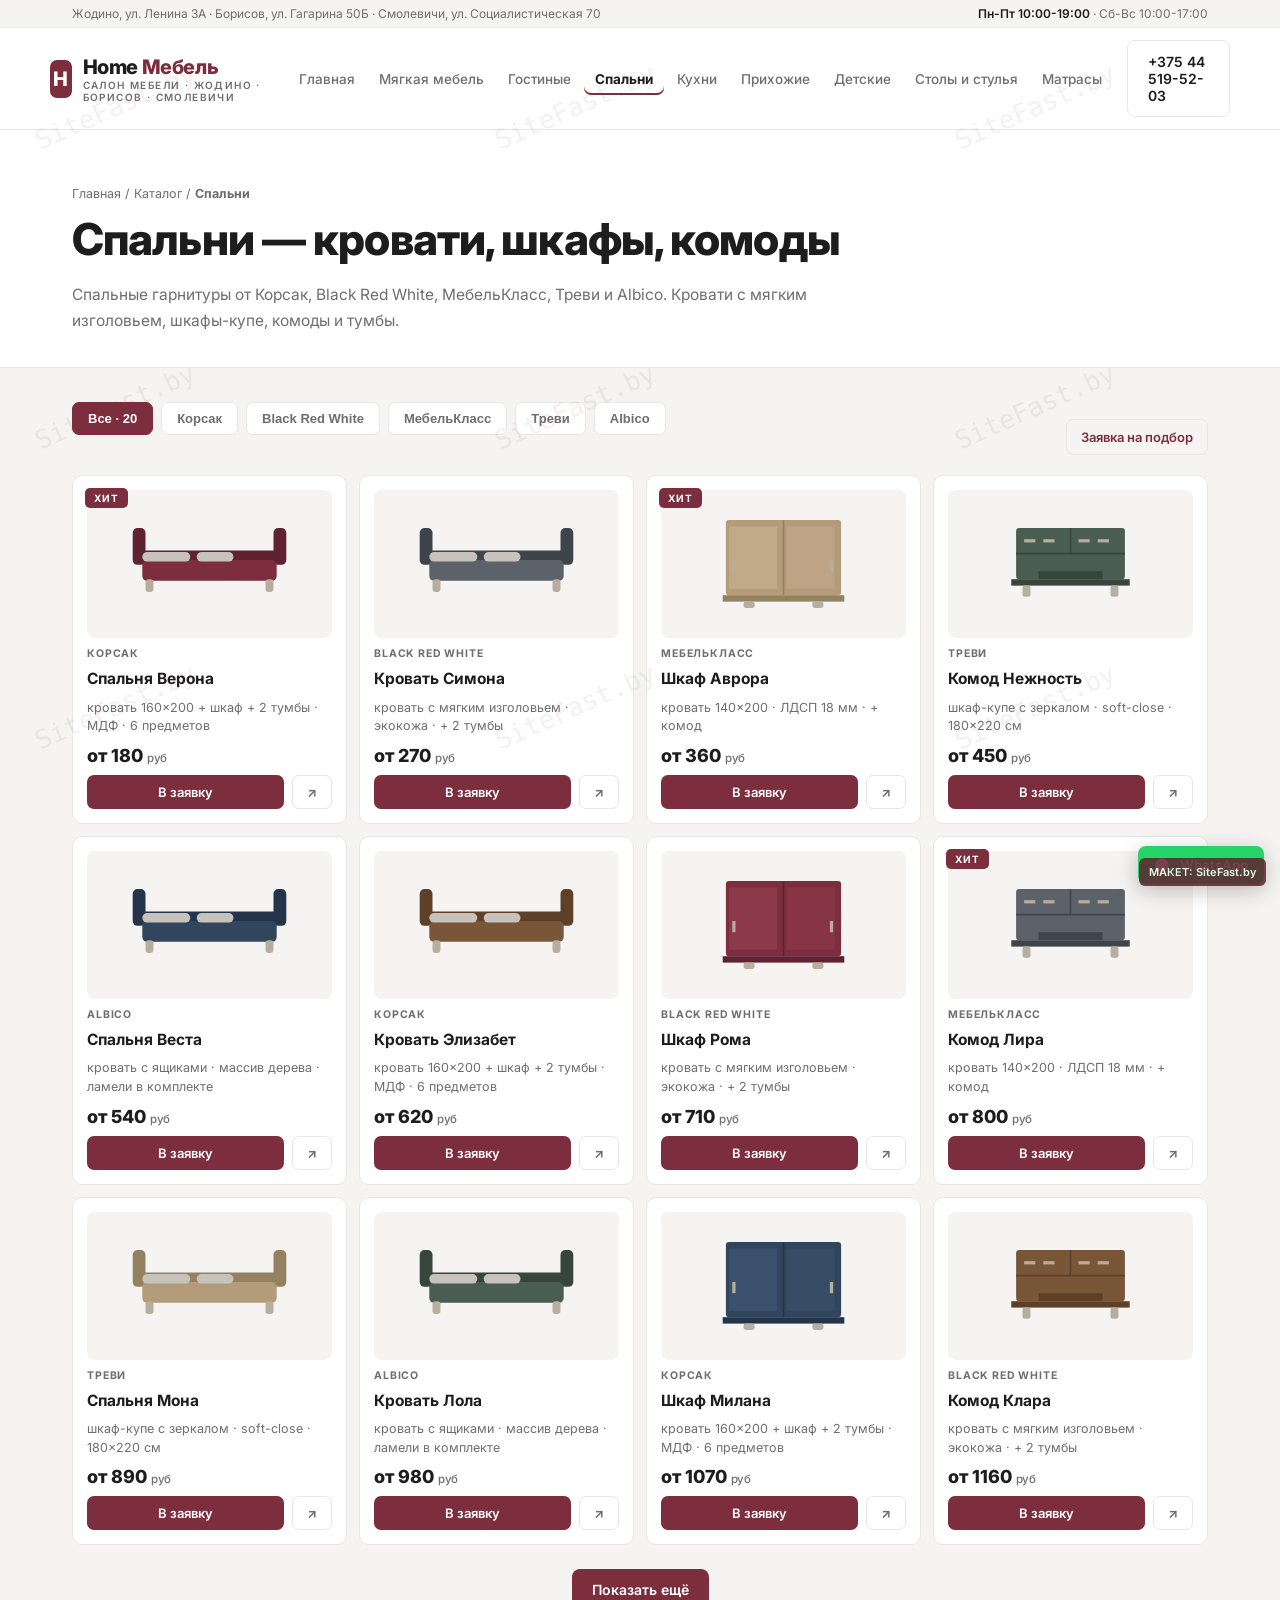
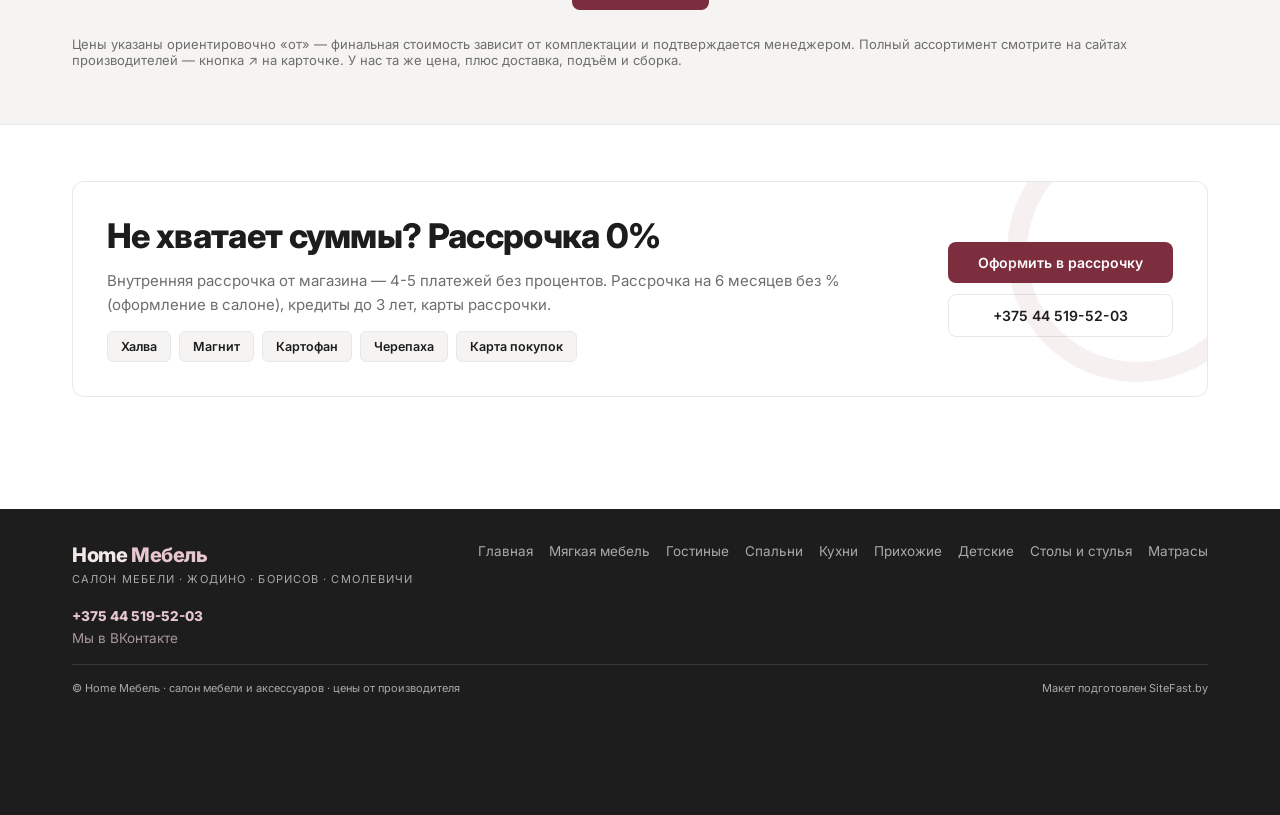
<file: spalni.html>
<!DOCTYPE html>
<html lang="ru">
<head>
<meta charset="UTF-8">
<meta name="viewport" content="width=device-width, initial-scale=1.0">
<title>Спальни — кровати, шкафы, комоды | Home Мебель — Жодино, Борисов, Смолевичи</title>
<meta name="description" content="Спальные гарнитуры от Корсак, Black Red White, МебельКласс, Треви и Albico. Кровати с мягким изголовьем, шкафы-купе, комоды и тумбы.">
<link rel="preconnect" href="https://fonts.googleapis.com">
<link rel="preconnect" href="https://fonts.gstatic.com" crossorigin>
<link href="https://fonts.googleapis.com/css2?family=Inter:wght@400;500;600;700;800&display=swap" rel="stylesheet">
<link rel="stylesheet" href="assets/style.css">
</head>
<body>
<div class="wm"></div>
<div class="wbadge">МАКЕТ: SiteFast.by</div>
<header>
  <div class="topline"><div class="wrap"><span>Жодино, ул. Ленина 3А · Борисов, ул. Гагарина 50Б · Смолевичи, ул. Социалистическая 70</span><span class="tl2"><b>Пн-Пт 10:00-19:00</b> · Сб-Вс 10:00-17:00</span></div></div>
  <div class="wrap hrow">
    <a href="index.html" class="logo">
      <div class="lmark">H</div>
      <div><div class="lname">Home <span>Мебель</span></div><div class="lsub">САЛОН МЕБЕЛИ · ЖОДИНО · БОРИСОВ · СМОЛЕВИЧИ</div></div>
    </a>
    <nav class="main" id="nav"><a href="index.html">Главная</a><a href="myagkaya-mebel.html" class="">Мягкая мебель</a><a href="gostinye.html" class="">Гостиные</a><a href="spalni.html" class="act">Спальни</a><a href="kukhni.html" class="">Кухни</a><a href="prihozhie.html" class="">Прихожие</a><a href="detskie.html" class="">Детские</a><a href="stoly-stulya.html" class="">Столы и стулья</a><a href="matrasy.html" class="">Матрасы</a></nav>
    <div class="hcall">
      <a href="tel:+375445195203" class="btn btn-line">+375 44 519-52-03</a>
      <button class="burger" id="burger" aria-label="Меню"><span></span><span></span><span></span></button>
    </div>
  </div>
</header>
<main>
<section class="blk" style="padding-bottom:34px">
  <div class="wrap">
    <div class="crumbs"><a href="index.html">Главная</a> / Каталог / <b>Спальни</b></div>
    <h1>Спальни — кровати, шкафы, комоды</h1>
    <p class="lead" style="margin-bottom:0">Спальные гарнитуры от Корсак, Black Red White, МебельКласс, Треви и Albico. Кровати с мягким изголовьем, шкафы-купе, комоды и тумбы.</p>
  </div>
</section>
<section class="blk alt" style="padding-top:34px">
  <div class="wrap">
    <div class="cats-head">
      <div>
        <div class="filters" id="filters">
          <button class="chip on" data-f="all">Все · <span id="pcnt">20</span></button>
          <button class="chip" data-f="Корсак">Корсак</button>
          <button class="chip" data-f="BRW">Black Red White</button>
          <button class="chip" data-f="МебельКласс">МебельКласс</button>
          <button class="chip" data-f="Треви">Треви</button>
          <button class="chip" data-f="Albico">Albico</button>

        </div>
      </div>
      <button class="btn btn-acc2 btn-sm" data-q="Спальни">Заявка на подбор</button>
    </div>
    <div class="pgrid" id="pgrid" data-shown="12"></div>
    <div class="morewrap"><button class="btn btn-acc" id="morebtn">Показать ещё</button></div>
    <p style="margin-top:26px;font-size:13px;color:var(--mut)">Цены указаны ориентировочно «от» — финальная стоимость зависит от комплектации и подтверждается менеджером. Полный ассортимент смотрите на сайтах производителей — кнопка ↗ на карточке. У нас та же цена, плюс доставка, подъём и сборка.</p>
  </div>
</section>
<section class="blk">
  <div class="wrap">
    <div class="pay fx">
      <div>
        <h2>Не хватает суммы? Рассрочка 0%</h2>
        <p>Внутренняя рассрочка от магазина — 4-5 платежей без процентов. Рассрочка на 6 месяцев без % (оформление в салоне), кредиты до 3 лет, карты рассрочки.</p>
        <div class="row"><span class="pill">Халва</span><span class="pill">Магнит</span><span class="pill">Картофан</span><span class="pill">Черепаха</span><span class="pill">Карта покупок</span></div>
      </div>
      <div style="display:flex;flex-direction:column;gap:11px;min-width:225px">
        <button class="btn btn-acc" data-q="Спальни">Оформить в рассрочку</button>
        <a href="tel:+375445195203" class="btn btn-line">+375 44 519-52-03</a>
      </div>
    </div>
  </div>
</section>
</main>
<footer>
  <div class="wrap">
    <div class="frow">
      <div>
        <div class="lname" style="color:#F2E9E6;font-family:'Inter',sans-serif;font-weight:800;letter-spacing:-.02em">Home <span style="color:#E7C6CE">Мебель</span></div>
        <div class="mono" style="font-size:11px;margin-top:5px;letter-spacing:.1em">САЛОН МЕБЕЛИ · ЖОДИНО · БОРИСОВ · СМОЛЕВИЧИ</div>
      </div>
      <nav style="display:flex;gap:16px;flex-wrap:wrap"><a href="index.html">Главная</a><a href="myagkaya-mebel.html" class="">Мягкая мебель</a><a href="gostinye.html" class="">Гостиные</a><a href="spalni.html" class="act">Спальни</a><a href="kukhni.html" class="">Кухни</a><a href="prihozhie.html" class="">Прихожие</a><a href="detskie.html" class="">Детские</a><a href="stoly-stulya.html" class="">Столы и стулья</a><a href="matrasy.html" class="">Матрасы</a></nav>
      <div>
        <a href="tel:+375445195203" style="color:#E7C6CE;font-weight:800">+375 44 519-52-03</a>
        <div style="margin-top:6px"><a href="https://vk.com/vk_homemebel" style="color:#A8969F">Мы в ВКонтакте</a></div>
      </div>
    </div>
    <div class="wmline mono">
      <span>© Home Мебель · салон мебели и аксессуаров · цены от производителя</span>
      <span>Макет подготовлен SiteFast.by</span>
    </div>
  </div>
</footer>
<div class="fab">
  <button class="qbtn" id="qbtn" data-q="Спальни" style="display:none">Заявка <span class="qn"></span></button>
  <a class="wa" href="https://wa.me/375445195203" target="_blank" rel="noopener"><svg width="16" height="16" viewBox="0 0 24 24" fill="#fff"><path d="M12 2a10 10 0 00-8.6 15.1L2 22l5-1.3A10 10 0 1012 2z"/></svg>WhatsApp</a>
</div>
<div class="modal" id="qmodal">
  <div class="mbox">
    <button class="mx" aria-label="Закрыть">×</button>
    <h3>Заявка: Спальни</h3>
    <div class="mnote">Менеджер перезвонит, уточнит детали и назовёт цену от производителя.</div>
    <div class="qlist" id="qlist"></div>
    <form class="jform" novalidate>
      <div class="frm">
        <div><label>Ваше имя</label><input name="name" required placeholder="Как к вам обращаться"></div>
        <div><label>Телефон</label><input name="tel" required placeholder="+375 __ ___-__-__"></div>
        <div><label>Категория</label>
          <select name="type">
            <option value="Мягкая мебель">Мягкая мебель</option><option value="Гостиные">Гостиные</option><option value="Спальни">Спальни</option>
            <option value="Кухни">Кухни</option><option value="Прихожие">Прихожие</option><option value="Детские">Детские</option>
            <option value="Столы и стулья">Столы и стулья</option><option value="Матрасы">Матрасы</option><option>Мебель на заказ</option>
          </select>
        </div>
        <div><label>Комментарий</label><textarea name="msg" placeholder="Модель, бюджет, город доставки"></textarea></div>
        <button class="btn btn-acc" type="submit" style="width:100%">Отправить заявку</button>
        <div class="ok-msg">Заявка принята! Менеджер свяжется с вами в рабочее время.</div>
      </div>
    </form>
  </div>
</div>
<script src="assets/data-spalni.js"></script>
<script src="assets/main.js"></script>
<script>renderCatalog();</script>
</body>
</html>
</file>
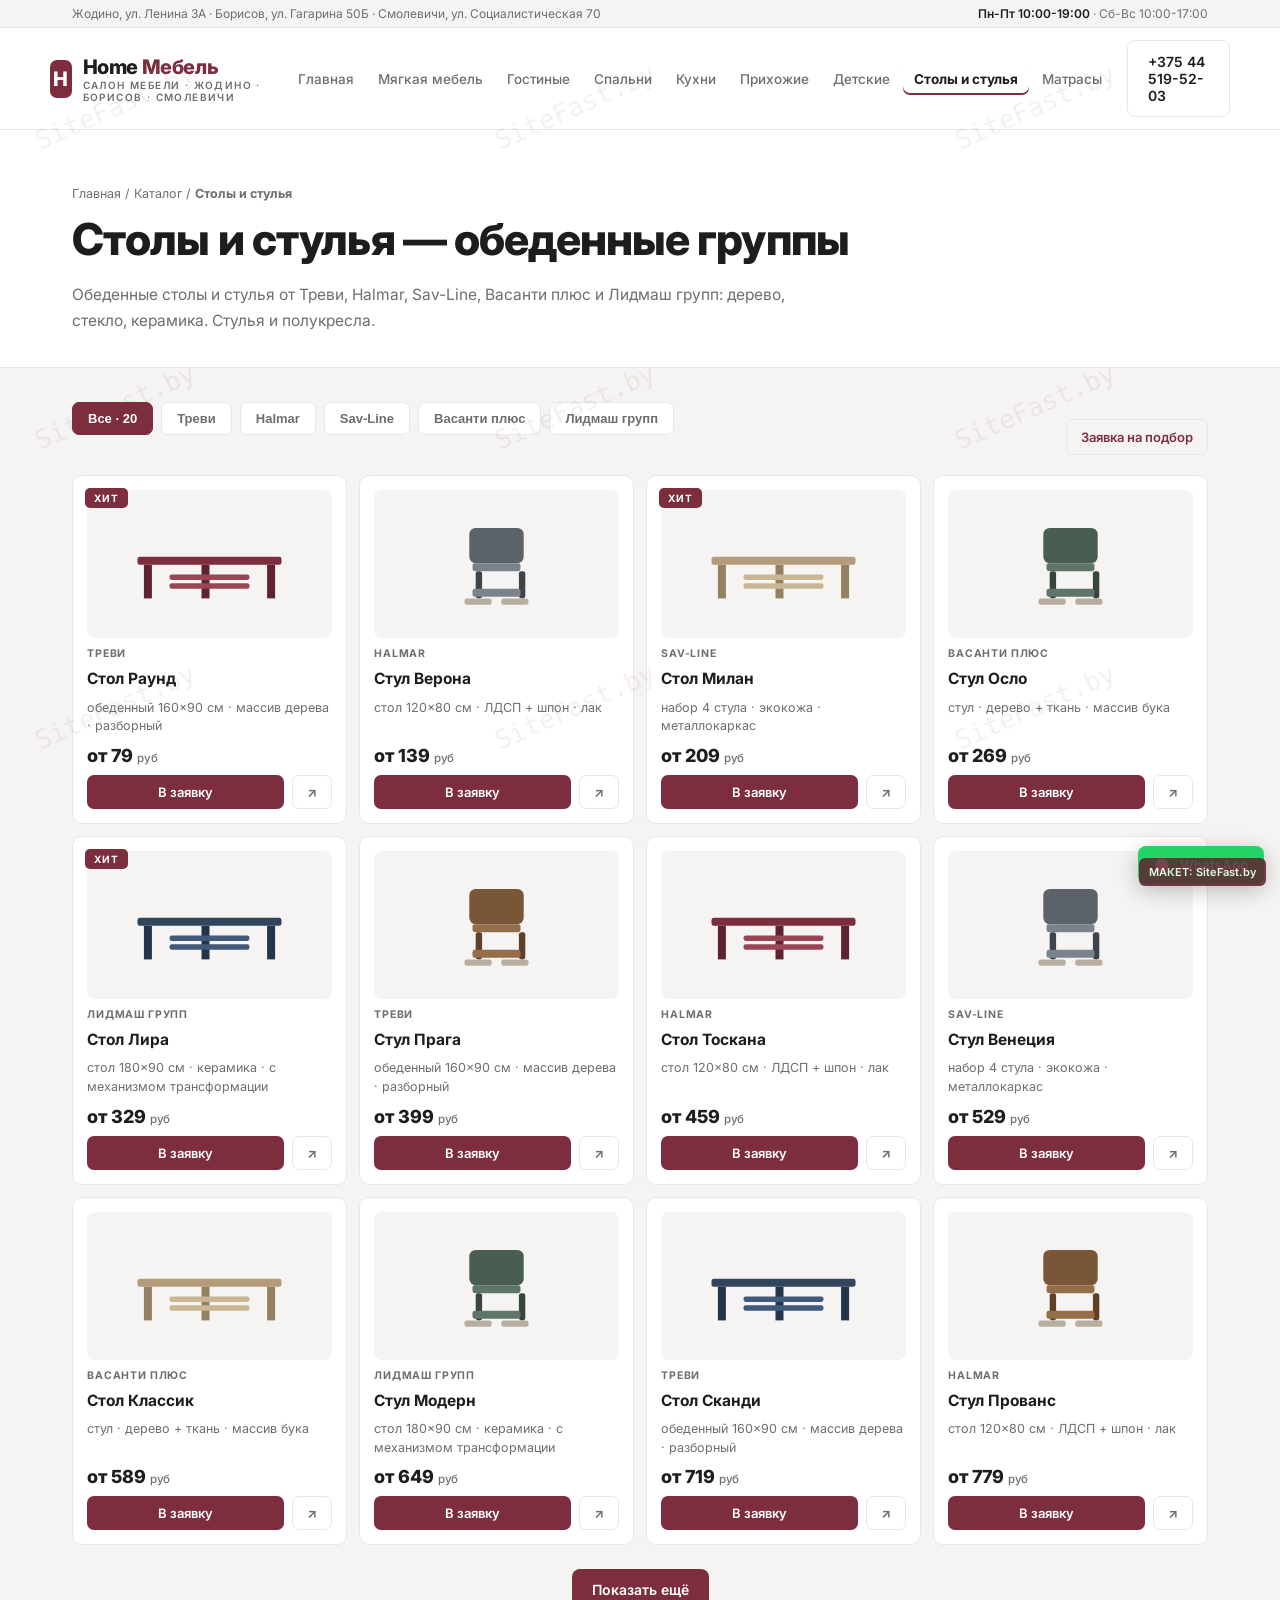
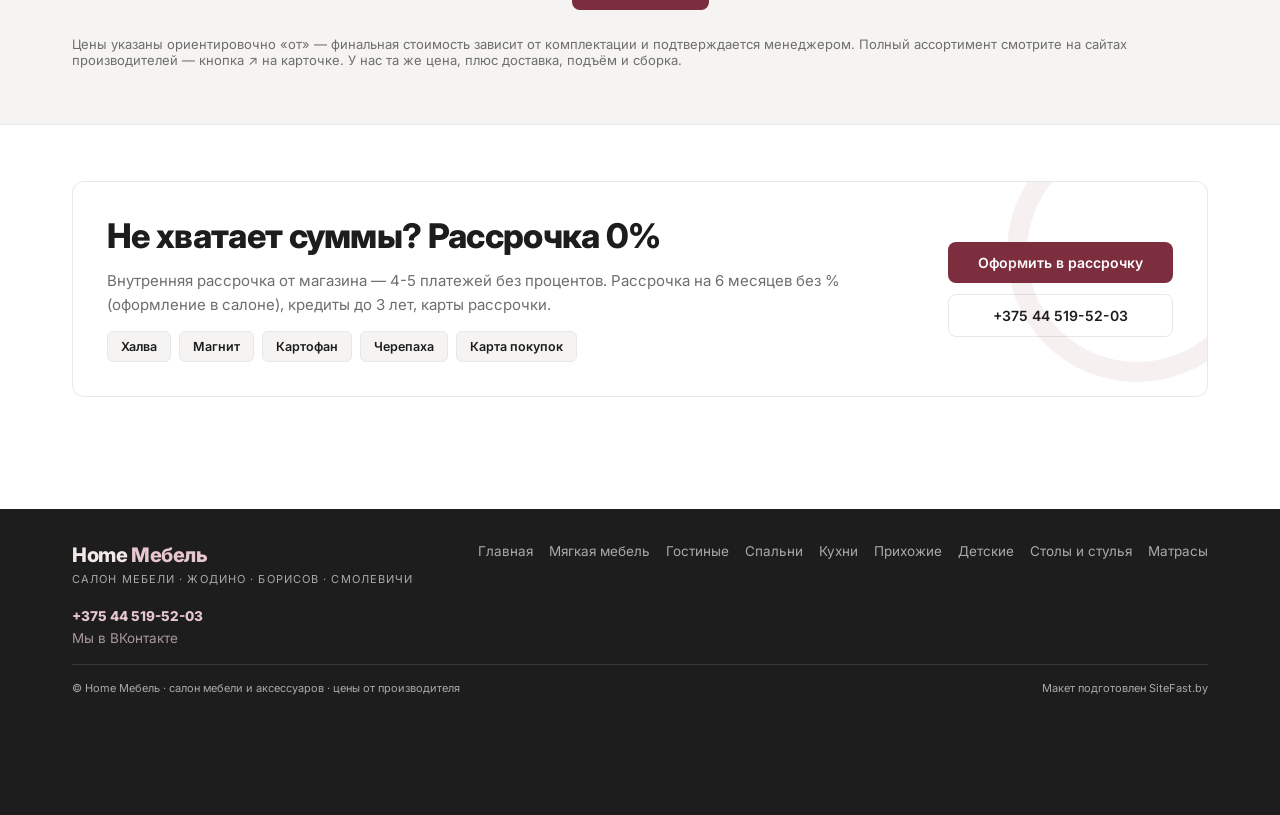
<file: stoly-stulya.html>
<!DOCTYPE html>
<html lang="ru">
<head>
<meta charset="UTF-8">
<meta name="viewport" content="width=device-width, initial-scale=1.0">
<title>Столы и стулья — обеденные группы | Home Мебель — Жодино, Борисов, Смолевичи</title>
<meta name="description" content="Обеденные столы и стулья от Треви, Halmar, Sav-Line, Васанти плюс и Лидмаш групп: дерево, стекло, керамика. Стулья и полукресла.">
<link rel="preconnect" href="https://fonts.googleapis.com">
<link rel="preconnect" href="https://fonts.gstatic.com" crossorigin>
<link href="https://fonts.googleapis.com/css2?family=Inter:wght@400;500;600;700;800&display=swap" rel="stylesheet">
<link rel="stylesheet" href="assets/style.css">
</head>
<body>
<div class="wm"></div>
<div class="wbadge">МАКЕТ: SiteFast.by</div>
<header>
  <div class="topline"><div class="wrap"><span>Жодино, ул. Ленина 3А · Борисов, ул. Гагарина 50Б · Смолевичи, ул. Социалистическая 70</span><span class="tl2"><b>Пн-Пт 10:00-19:00</b> · Сб-Вс 10:00-17:00</span></div></div>
  <div class="wrap hrow">
    <a href="index.html" class="logo">
      <div class="lmark">H</div>
      <div><div class="lname">Home <span>Мебель</span></div><div class="lsub">САЛОН МЕБЕЛИ · ЖОДИНО · БОРИСОВ · СМОЛЕВИЧИ</div></div>
    </a>
    <nav class="main" id="nav"><a href="index.html">Главная</a><a href="myagkaya-mebel.html" class="">Мягкая мебель</a><a href="gostinye.html" class="">Гостиные</a><a href="spalni.html" class="">Спальни</a><a href="kukhni.html" class="">Кухни</a><a href="prihozhie.html" class="">Прихожие</a><a href="detskie.html" class="">Детские</a><a href="stoly-stulya.html" class="act">Столы и стулья</a><a href="matrasy.html" class="">Матрасы</a></nav>
    <div class="hcall">
      <a href="tel:+375445195203" class="btn btn-line">+375 44 519-52-03</a>
      <button class="burger" id="burger" aria-label="Меню"><span></span><span></span><span></span></button>
    </div>
  </div>
</header>
<main>
<section class="blk" style="padding-bottom:34px">
  <div class="wrap">
    <div class="crumbs"><a href="index.html">Главная</a> / Каталог / <b>Столы и стулья</b></div>
    <h1>Столы и стулья — обеденные группы</h1>
    <p class="lead" style="margin-bottom:0">Обеденные столы и стулья от Треви, Halmar, Sav-Line, Васанти плюс и Лидмаш групп: дерево, стекло, керамика. Стулья и полукресла.</p>
  </div>
</section>
<section class="blk alt" style="padding-top:34px">
  <div class="wrap">
    <div class="cats-head">
      <div>
        <div class="filters" id="filters">
          <button class="chip on" data-f="all">Все · <span id="pcnt">20</span></button>
          <button class="chip" data-f="Треви">Треви</button>
          <button class="chip" data-f="Halmar">Halmar</button>
          <button class="chip" data-f="Sav-Line">Sav-Line</button>
          <button class="chip" data-f="Васанти">Васанти плюс</button>
          <button class="chip" data-f="Лидмаш">Лидмаш групп</button>

        </div>
      </div>
      <button class="btn btn-acc2 btn-sm" data-q="Столы и стулья">Заявка на подбор</button>
    </div>
    <div class="pgrid" id="pgrid" data-shown="12"></div>
    <div class="morewrap"><button class="btn btn-acc" id="morebtn">Показать ещё</button></div>
    <p style="margin-top:26px;font-size:13px;color:var(--mut)">Цены указаны ориентировочно «от» — финальная стоимость зависит от комплектации и подтверждается менеджером. Полный ассортимент смотрите на сайтах производителей — кнопка ↗ на карточке. У нас та же цена, плюс доставка, подъём и сборка.</p>
  </div>
</section>
<section class="blk">
  <div class="wrap">
    <div class="pay fx">
      <div>
        <h2>Не хватает суммы? Рассрочка 0%</h2>
        <p>Внутренняя рассрочка от магазина — 4-5 платежей без процентов. Рассрочка на 6 месяцев без % (оформление в салоне), кредиты до 3 лет, карты рассрочки.</p>
        <div class="row"><span class="pill">Халва</span><span class="pill">Магнит</span><span class="pill">Картофан</span><span class="pill">Черепаха</span><span class="pill">Карта покупок</span></div>
      </div>
      <div style="display:flex;flex-direction:column;gap:11px;min-width:225px">
        <button class="btn btn-acc" data-q="Столы и стулья">Оформить в рассрочку</button>
        <a href="tel:+375445195203" class="btn btn-line">+375 44 519-52-03</a>
      </div>
    </div>
  </div>
</section>
</main>
<footer>
  <div class="wrap">
    <div class="frow">
      <div>
        <div class="lname" style="color:#F2E9E6;font-family:'Inter',sans-serif;font-weight:800;letter-spacing:-.02em">Home <span style="color:#E7C6CE">Мебель</span></div>
        <div class="mono" style="font-size:11px;margin-top:5px;letter-spacing:.1em">САЛОН МЕБЕЛИ · ЖОДИНО · БОРИСОВ · СМОЛЕВИЧИ</div>
      </div>
      <nav style="display:flex;gap:16px;flex-wrap:wrap"><a href="index.html">Главная</a><a href="myagkaya-mebel.html" class="">Мягкая мебель</a><a href="gostinye.html" class="">Гостиные</a><a href="spalni.html" class="">Спальни</a><a href="kukhni.html" class="">Кухни</a><a href="prihozhie.html" class="">Прихожие</a><a href="detskie.html" class="">Детские</a><a href="stoly-stulya.html" class="act">Столы и стулья</a><a href="matrasy.html" class="">Матрасы</a></nav>
      <div>
        <a href="tel:+375445195203" style="color:#E7C6CE;font-weight:800">+375 44 519-52-03</a>
        <div style="margin-top:6px"><a href="https://vk.com/vk_homemebel" style="color:#A8969F">Мы в ВКонтакте</a></div>
      </div>
    </div>
    <div class="wmline mono">
      <span>© Home Мебель · салон мебели и аксессуаров · цены от производителя</span>
      <span>Макет подготовлен SiteFast.by</span>
    </div>
  </div>
</footer>
<div class="fab">
  <button class="qbtn" id="qbtn" data-q="Столы и стулья" style="display:none">Заявка <span class="qn"></span></button>
  <a class="wa" href="https://wa.me/375445195203" target="_blank" rel="noopener"><svg width="16" height="16" viewBox="0 0 24 24" fill="#fff"><path d="M12 2a10 10 0 00-8.6 15.1L2 22l5-1.3A10 10 0 1012 2z"/></svg>WhatsApp</a>
</div>
<div class="modal" id="qmodal">
  <div class="mbox">
    <button class="mx" aria-label="Закрыть">×</button>
    <h3>Заявка: Столы и стулья</h3>
    <div class="mnote">Менеджер перезвонит, уточнит детали и назовёт цену от производителя.</div>
    <div class="qlist" id="qlist"></div>
    <form class="jform" novalidate>
      <div class="frm">
        <div><label>Ваше имя</label><input name="name" required placeholder="Как к вам обращаться"></div>
        <div><label>Телефон</label><input name="tel" required placeholder="+375 __ ___-__-__"></div>
        <div><label>Категория</label>
          <select name="type">
            <option value="Мягкая мебель">Мягкая мебель</option><option value="Гостиные">Гостиные</option><option value="Спальни">Спальни</option>
            <option value="Кухни">Кухни</option><option value="Прихожие">Прихожие</option><option value="Детские">Детские</option>
            <option value="Столы и стулья">Столы и стулья</option><option value="Матрасы">Матрасы</option><option>Мебель на заказ</option>
          </select>
        </div>
        <div><label>Комментарий</label><textarea name="msg" placeholder="Модель, бюджет, город доставки"></textarea></div>
        <button class="btn btn-acc" type="submit" style="width:100%">Отправить заявку</button>
        <div class="ok-msg">Заявка принята! Менеджер свяжется с вами в рабочее время.</div>
      </div>
    </form>
  </div>
</div>
<script src="assets/data-stoly-stulya.js"></script>
<script src="assets/main.js"></script>
<script>renderCatalog();</script>
</body>
</html>
</file>
<file: assets/style.css>
:root{--acc:#7C2D3E;--acch:#5E2230;--acl:#E7C6CE;--tint:rgba(124,45,62,.07);--bg:#FFFFFF;--alt:#F5F4F2;--ink:#1D1D1D;--mut:#6E6E6E;--line:#E7E7E7;--dk:#1D1D1D;--dmut:#A9A9A9;--dline:#3A3A3A}
*{margin:0;padding:0;box-sizing:border-box}
html{scroll-behavior:smooth}
body{font-family:'Inter',system-ui,sans-serif;background:var(--bg);color:var(--ink);font-size:16px}
a{color:inherit;text-decoration:none}
img{max-width:100%;display:block}
.wrap{max-width:1180px;margin:0 auto;padding:0 22px}
/* шапка */
header{position:sticky;top:0;z-index:100;background:rgba(255,255,255,.97);backdrop-filter:blur(8px);border-bottom:1px solid var(--line)}
.hrow{display:flex;align-items:center;justify-content:space-between;gap:14px;padding:12px 0}
.logo{display:flex;align-items:center;gap:11px;min-width:0}
.lmark{width:38px;height:38px;border-radius:7px;background:var(--acc);display:flex;align-items:center;justify-content:center;font-weight:800;color:#fff;font-size:20px}
.lname{font-size:20px;font-weight:800;letter-spacing:-.02em}
.lname span{color:var(--acc)}
.lsub{font-size:10px;color:var(--mut);letter-spacing:.14em;font-weight:600}
nav.main{display:flex;gap:2px}
nav.main a{font-size:13.5px;font-weight:500;padding:8px 11px;border-radius:7px;white-space:nowrap;color:var(--mut)}
nav.main a:hover{background:var(--alt);color:var(--ink)}
nav.main a.act{color:var(--ink);font-weight:700;box-shadow:inset 0 -2px 0 var(--acc)}
.hcall{display:flex;gap:8px;align-items:center}
.btn{display:inline-flex;align-items:center;justify-content:center;gap:8px;font-weight:600;font-size:14px;padding:12px 20px;border-radius:8px;transition:.15s;cursor:pointer;border:none;font-family:'Inter',sans-serif}
.btn-acc{background:var(--acc);color:#fff}
.btn-acc:hover{background:var(--acch)}
.btn-line{background:transparent;border:1.5px solid var(--line);color:var(--ink)}
.btn-line:hover{border-color:var(--ink)}
.btn-acc2{background:transparent;border:1.5px solid var(--line);color:var(--acc)}
.btn-acc2:hover{border-color:var(--acc)}
.btn-sm{padding:9px 14px;font-size:13px;border-radius:7px}
.burger{display:none;background:none;border:1.5px solid var(--line);border-radius:7px;padding:9px 10px;cursor:pointer}
.burger span{display:block;width:20px;height:2px;background:var(--ink);margin:4px 0}
.topline{background:var(--alt);color:var(--mut);font-size:12px;padding:6px 0;border-bottom:1px solid var(--line)}
.topline .wrap{display:flex;justify-content:space-between;gap:14px;flex-wrap:wrap}
.topline b{color:var(--ink);font-weight:600}
/* hero */
.hero{background:var(--bg);border-bottom:1px solid var(--line)}
.hrow2{display:grid;grid-template-columns:1.06fr .94fr;gap:44px;padding:56px 0 48px;align-items:center}
.tag{display:inline-block;font-size:11px;letter-spacing:.14em;font-weight:700;color:#fff;background:var(--acc);padding:7px 13px;border-radius:5px;margin-bottom:20px;text-transform:uppercase}
h1{font-size:clamp(27px,3.6vw,44px);line-height:1.12;margin-bottom:18px;font-weight:800;letter-spacing:-.02em}
h1 em{font-style:normal;color:var(--acc)}
.hsub{font-size:16px;line-height:1.65;color:var(--mut);max-width:560px;margin-bottom:24px}
.hfacts{display:grid;grid-template-columns:repeat(2,1fr);gap:10px;max-width:560px;margin-bottom:26px}
.hf{border:1px solid var(--line);border-radius:9px;padding:12px 14px;background:#fff}
.hf b{display:block;font-size:17px;font-weight:800;color:var(--acc);letter-spacing:-.01em}
.hf span{font-size:11.5px;color:var(--mut)}
.hbtns{display:flex;gap:10px;flex-wrap:wrap}
/* плитки hero справа */
.htiles{display:grid;grid-template-columns:1fr 1fr;gap:10px}
.ht{border:1px solid var(--line);border-radius:10px;padding:18px 16px;background:#fff;transition:border-color .15s}
.ht:hover{border-color:var(--acc)}
.ht svg{width:100%;height:74px;display:block;margin-bottom:10px}
.ht b{display:block;font-size:14.5px;font-weight:700}
.ht span{font-size:11.5px;color:var(--mut)}
.hall{grid-column:1/-1;border:1px solid var(--line);border-radius:10px;padding:13px 16px;display:flex;justify-content:space-between;align-items:center;font-size:13.5px;font-weight:600;color:var(--mut);background:var(--alt)}
.hall:hover{color:var(--acc);border-color:var(--acc)}
.hall b{color:var(--acc)}
/* полоса преимуществ (статичная) */
.strip{border-bottom:1px solid var(--line);background:#fff}
.strip .wrap{display:flex;gap:28px;flex-wrap:wrap;padding-top:14px;padding-bottom:14px}
.strip span{font-size:12.5px;font-weight:600;color:var(--mut);letter-spacing:.06em;text-transform:uppercase;display:flex;align-items:center;gap:9px}
.strip i{width:5px;height:5px;background:var(--acc);border-radius:1px;flex:none}
/* секции */
section.blk{padding:56px 0}
section.blk.alt{background:var(--alt);border-top:1px solid var(--line);border-bottom:1px solid var(--line)}
.kick{font-size:12px;letter-spacing:.16em;font-weight:700;color:var(--acc);text-transform:uppercase;margin-bottom:12px;display:flex;align-items:center;gap:10px}
.kick::before{content:'';width:22px;height:2px;background:var(--acc)}
h2{font-size:clamp(23px,2.9vw,34px);line-height:1.15;margin-bottom:14px;font-weight:800;letter-spacing:-.02em}
.lead{font-size:15.5px;line-height:1.65;color:var(--mut);max-width:760px;margin-bottom:28px}
.fx{opacity:0;transform:translateY(14px)}
body.js .fx{opacity:0;transform:translateY(14px);transition:opacity .5s ease,transform .5s ease}
body.js .fx.in{opacity:1;transform:none}
/* категории-плитки */
.catgrid{display:grid;grid-template-columns:repeat(4,1fr);gap:12px}
.cat{background:#fff;border:1px solid var(--line);border-radius:10px;padding:20px;position:relative;overflow:hidden;transition:border-color .15s;display:block}
.cat:hover{border-color:var(--acc)}
.cat svg{width:100%;height:110px;display:block;margin-bottom:12px}
.cat b{display:block;font-size:17.5px;font-weight:700;letter-spacing:-.01em}
.cat span{font-size:12.5px;color:var(--mut)}
.cat .go{position:absolute;right:14px;top:14px;width:28px;height:28px;border-radius:7px;background:var(--tint);color:var(--acc);display:flex;align-items:center;justify-content:center;font-weight:700;transition:.15s;font-size:13px}
.cat:hover .go{background:var(--acc);color:#fff}
/* чертёж */
.bp{background:#16294A;position:relative;border-radius:0}
.bp-stick{position:sticky;top:0;min-height:92vh;display:flex;align-items:center;justify-content:center;padding:20px 0}
.bp-panel{position:relative;background:#16294A;border-radius:14px;overflow:hidden;width:min(520px,92vw);aspect-ratio:4/4.6;box-shadow:0 34px 70px -30px rgba(20,38,66,.55)}
.bp-panel::after{content:'';position:absolute;inset:0;background:repeating-linear-gradient(0deg,transparent 0 38px,rgba(255,255,255,.05) 38px 39px),repeating-linear-gradient(90deg,transparent 0 38px,rgba(255,255,255,.05) 38px 39px);pointer-events:none;z-index:2}
.bp-l{position:absolute;inset:0;background-color:#16294A;background-size:auto 100%;background-position:center top;background-repeat:no-repeat;opacity:0}
.bp-l[data-m="0"]{opacity:1}
.bp-l[data-m="1"],.bp-l[data-m="2"],.bp-l[data-m="3"]{clip-path:inset(0 0 100% 0)}
.bp-l[data-m="4"]{clip-path:circle(0% at 50% 45%)}
.bp-chalk{position:absolute;left:6%;right:6%;top:0;height:2px;background:repeating-linear-gradient(90deg,#E0B880 0 12px,transparent 12px 19px);opacity:0;box-shadow:0 0 16px 2px rgba(224,184,128,.45);z-index:3}
.bp-cap{text-align:center;color:#8FA2C4;font-size:11px;letter-spacing:.3em;font-weight:600;margin-top:16px;text-transform:uppercase}
/* преимущества */
.advgrid{display:grid;grid-template-columns:repeat(auto-fit,minmax(240px,1fr));gap:12px}
.adv{background:#fff;border:1px solid var(--line);border-radius:10px;padding:22px 20px}
.adv .n{font-size:30px;font-weight:800;color:var(--acc);line-height:1;margin-bottom:10px;letter-spacing:-.02em}
.adv b{display:block;font-size:15.5px;margin-bottom:6px;font-weight:700}
.adv p{font-size:13.5px;line-height:1.6;color:var(--mut)}
/* производители */
.brands{display:grid;grid-template-columns:repeat(auto-fit,minmax(180px,1fr));gap:10px}
.brand{display:flex;align-items:center;justify-content:space-between;gap:10px;background:#fff;border:1px solid var(--line);border-radius:9px;padding:14px 16px;transition:.15s}
.brand:hover{border-color:var(--acc)}
.brand b{font-size:14.5px;font-weight:700}
.brand small{display:block;font-size:11.5px;color:var(--mut);font-weight:500}
.brand .ar{color:var(--acc);font-weight:700;font-size:14px;flex:none}
/* рассрочка */
.pay{background:#fff;border:1px solid var(--line);border-radius:12px;padding:34px;display:grid;grid-template-columns:1.3fr auto;gap:26px;align-items:center;position:relative;overflow:hidden}
.pay::after{content:'';position:absolute;right:-60px;top:-60px;width:220px;height:220px;border:20px solid var(--tint);border-radius:50%}
.pay p{color:var(--mut);font-size:15px;line-height:1.6;margin-top:8px}
.pay .row{display:flex;gap:8px;flex-wrap:wrap;margin-top:14px}
.pay .pill{font-size:12.5px;font-weight:600;border:1px solid var(--line);border-radius:6px;padding:7px 13px;color:var(--ink);background:var(--alt)}
/* каталог */
.cats-head{display:flex;justify-content:space-between;align-items:end;gap:20px;flex-wrap:wrap;margin-bottom:20px}
.crumbs{font-size:12.5px;color:var(--mut);margin-bottom:14px}
.crumbs a:hover{color:var(--acc)}
.filters{display:flex;gap:8px;flex-wrap:wrap;margin-bottom:20px}
.chip{font-size:13px;font-weight:600;padding:8px 15px;border-radius:7px;border:1.5px solid var(--line);background:#fff;cursor:pointer;transition:.15s;color:var(--mut)}
.chip:hover{border-color:var(--mut)}
.chip.on{border-color:var(--acc);background:var(--acc);color:#fff}
.pgrid{display:grid;grid-template-columns:repeat(auto-fill,minmax(255px,1fr));gap:12px}
.pcard{background:#fff;border:1px solid var(--line);border-radius:10px;padding:14px;display:flex;flex-direction:column;gap:9px;transition:border-color .15s;position:relative}
.pcard:hover{border-color:var(--acc)}
.pcard .art{border-radius:8px;background:var(--alt);padding:14px;height:148px;display:flex;align-items:center}
.pcard .art svg{width:100%;height:100%}
.pcard h3{font-size:15.5px;font-weight:700;line-height:1.3}
.pcard .spec{font-size:12.5px;color:var(--mut);line-height:1.5;flex:1}
.pcard .prow{display:flex;align-items:baseline;justify-content:space-between;gap:8px}
.pcard .price{font-size:18px;font-weight:800;letter-spacing:-.01em;white-space:nowrap}
.pcard .price small{font-size:11.5px;color:var(--mut);font-weight:500}
.pcard .sup{font-size:10.5px;font-weight:700;color:var(--mut);letter-spacing:.08em;text-transform:uppercase}
.pcard .acts{display:flex;gap:8px}
.pcard .acts .btn{flex:1}
.pcard .acts a.out{flex:none;display:flex;align-items:center;justify-content:center;width:40px;border:1.5px solid var(--line);border-radius:7px;color:var(--mut);font-weight:700;transition:.15s;font-size:13px}
.pcard .acts a.out:hover{border-color:var(--acc);color:var(--acc)}
.hit{position:absolute;left:12px;top:12px;background:var(--acc);color:#fff;font-size:10px;font-weight:700;letter-spacing:.1em;padding:4px 9px;border-radius:5px;z-index:2}
.morewrap{text-align:center;margin-top:24px}
/* faq */
.faq details{background:#fff;border:1px solid var(--line);border-radius:9px;margin-bottom:9px;overflow:hidden}
.faq summary{list-style:none;cursor:pointer;padding:15px 18px;font-weight:600;font-size:15px;display:flex;justify-content:space-between;align-items:center;gap:10px}
.faq summary::-webkit-details-marker{display:none}
.faq summary .pl{flex:none;width:22px;height:22px;border-radius:6px;background:var(--tint);color:var(--acc);display:flex;align-items:center;justify-content:center;font-weight:700;transition:transform .25s}
.faq details[open] .pl{transform:rotate(45deg);background:var(--acc);color:#fff}
.faq .fa{padding:0 18px 15px;font-size:14px;line-height:1.65;color:var(--mut)}
/* контакты */
.con{display:grid;grid-template-columns:1fr 1fr;gap:20px}
.cbox{background:#fff;border:1px solid var(--line);border-radius:12px;padding:26px}
.cbox h3{font-size:18px;margin-bottom:14px;font-weight:700}
.shops{display:grid;gap:10px}
.shop{border:1px solid var(--line);border-radius:9px;padding:14px 16px}
.shop b{display:block;font-size:15px;margin-bottom:3px;font-weight:700}
.shop span{font-size:13px;color:var(--mut);display:block}
.shop .tel{margin-top:8px;display:flex;gap:14px;flex-wrap:wrap}
.shop .tel a{color:var(--acc);font-weight:700;font-size:14px}
.crow{display:flex;gap:10px;font-size:14px;color:var(--mut);margin-bottom:8px}
.crow b{color:var(--ink);flex:none;font-weight:600}
.ctel a.big{display:flex;align-items:center;gap:12px;font-weight:700;font-size:18px;padding:12px 15px;border:1.5px solid var(--line);border-radius:9px;transition:.15s;margin-bottom:10px}
.ctel a.big:hover{border-color:var(--acc)}
form .frm{display:grid;gap:12px}
form label{font-size:13px;font-weight:600;color:var(--mut);display:block;margin-bottom:5px}
form input,form select,form textarea{width:100%;border:1.5px solid var(--line);border-radius:8px;padding:11px 13px;font-size:14.5px;font-family:inherit;background:#fff;color:var(--ink)}
form input:focus,form select:focus,form textarea:focus{outline:none;border-color:var(--acc)}
form textarea{min-height:84px;resize:vertical}
.ok-msg{display:none;background:var(--tint);color:var(--acc);border:1px solid var(--acl);border-radius:8px;padding:12px 15px;font-size:14px;font-weight:600}
/* модалка */
.modal{position:fixed;inset:0;z-index:9999;display:none;align-items:center;justify-content:center;padding:20px;background:rgba(29,29,29,.55);backdrop-filter:blur(4px)}
.modal.on{display:flex}
.mbox{background:#fff;border-radius:12px;max-width:520px;width:100%;max-height:92vh;overflow:auto;padding:30px;position:relative}
.mbox h3{font-size:21px;margin-bottom:6px;font-weight:700}
.mbox .mx{position:absolute;right:14px;top:14px;width:34px;height:34px;border-radius:50%;border:1.5px solid var(--line);background:none;font-size:17px;cursor:pointer;color:var(--mut)}
.mbox .mnote{font-size:13.5px;color:var(--mut);margin-bottom:16px}
.qlist{border:1px solid var(--line);border-radius:9px;margin-bottom:14px;display:none}
.qlist .qi{display:flex;justify-content:space-between;gap:10px;padding:9px 13px;border-bottom:1px solid var(--line);font-size:13.5px;font-weight:600;align-items:center}
.qlist .qi:last-child{border-bottom:none}
.qlist .qi button{background:none;border:none;color:var(--mut);cursor:pointer;font-size:15px}
.qlist .qi button:hover{color:var(--acc)}
/* футер */
footer{background:var(--dk);color:var(--dmut);padding:34px 0 120px;margin-top:56px;font-size:13.5px}
.frow{display:flex;justify-content:space-between;gap:22px;flex-wrap:wrap;margin-bottom:18px}
.frow a:hover{color:#fff}
.frow nav{display:flex;gap:16px;flex-wrap:wrap}
.wmline{border-top:1px solid var(--dline);padding-top:16px;display:flex;justify-content:space-between;gap:12px;flex-wrap:wrap;font-size:11px}
/* плавающие */
.fab{position:fixed;right:16px;bottom:16px;z-index:9990;display:flex;flex-direction:column;gap:9px;align-items:flex-end}
.fab a,.fab button{display:flex;align-items:center;gap:10px;background:var(--dk);color:#fff;font-weight:600;font-size:13.5px;padding:11px 16px;border-radius:8px;box-shadow:0 6px 22px rgba(0,0,0,.25);border:none;cursor:pointer;font-family:'Inter',sans-serif}
.fab a.wa{background:#25D366;color:#fff}
.fab .qbtn{background:var(--acc)}
.fab .qbtn .qn{background:#fff;color:var(--acc);border-radius:999px;font-size:11px;padding:1px 7px;display:none}
/* водяной знак */
.wm{position:fixed;inset:0;z-index:9998;pointer-events:none;background-image:url("data:image/svg+xml,%3Csvg xmlns='http://www.w3.org/2000/svg' width='460' height='300'%3E%3Ctext x='40' y='150' font-size='26' fill='%237C2D3E' opacity='.08' font-family='monospace' transform='rotate(-24 40 150)'%3ESiteFast.by%3C/text%3E%3C/svg%3E")}
.wbadge{position:fixed;right:14px;bottom:14px;z-index:9999;background:#5E2230;color:#fff;font:600 11px 'Inter',sans-serif;padding:7px 10px;border-radius:6px;opacity:.85}
@media(max-width:1023px){
nav.main{display:none;position:absolute;top:100%;left:0;right:0;background:#fff;flex-direction:column;padding:10px 14px;border-bottom:1px solid var(--line);z-index:101}
nav.main.open{display:flex}
nav.main a{padding:13px 14px;font-size:15.5px;color:var(--ink)}
.burger{display:block}
.hrow2{grid-template-columns:1fr;gap:26px;padding:40px 0 34px}
.catgrid{grid-template-columns:repeat(2,1fr)}
.con{grid-template-columns:1fr}
.pay{grid-template-columns:1fr}
.topline .tl2{display:none}
}
@media(max-width:600px){.hcall .btn{display:none}
.catgrid{grid-template-columns:1fr 1fr}
.pay{padding:22px}
footer{padding-bottom:150px}
.bp-panel{aspect-ratio:4/4.2}
}
</file>
